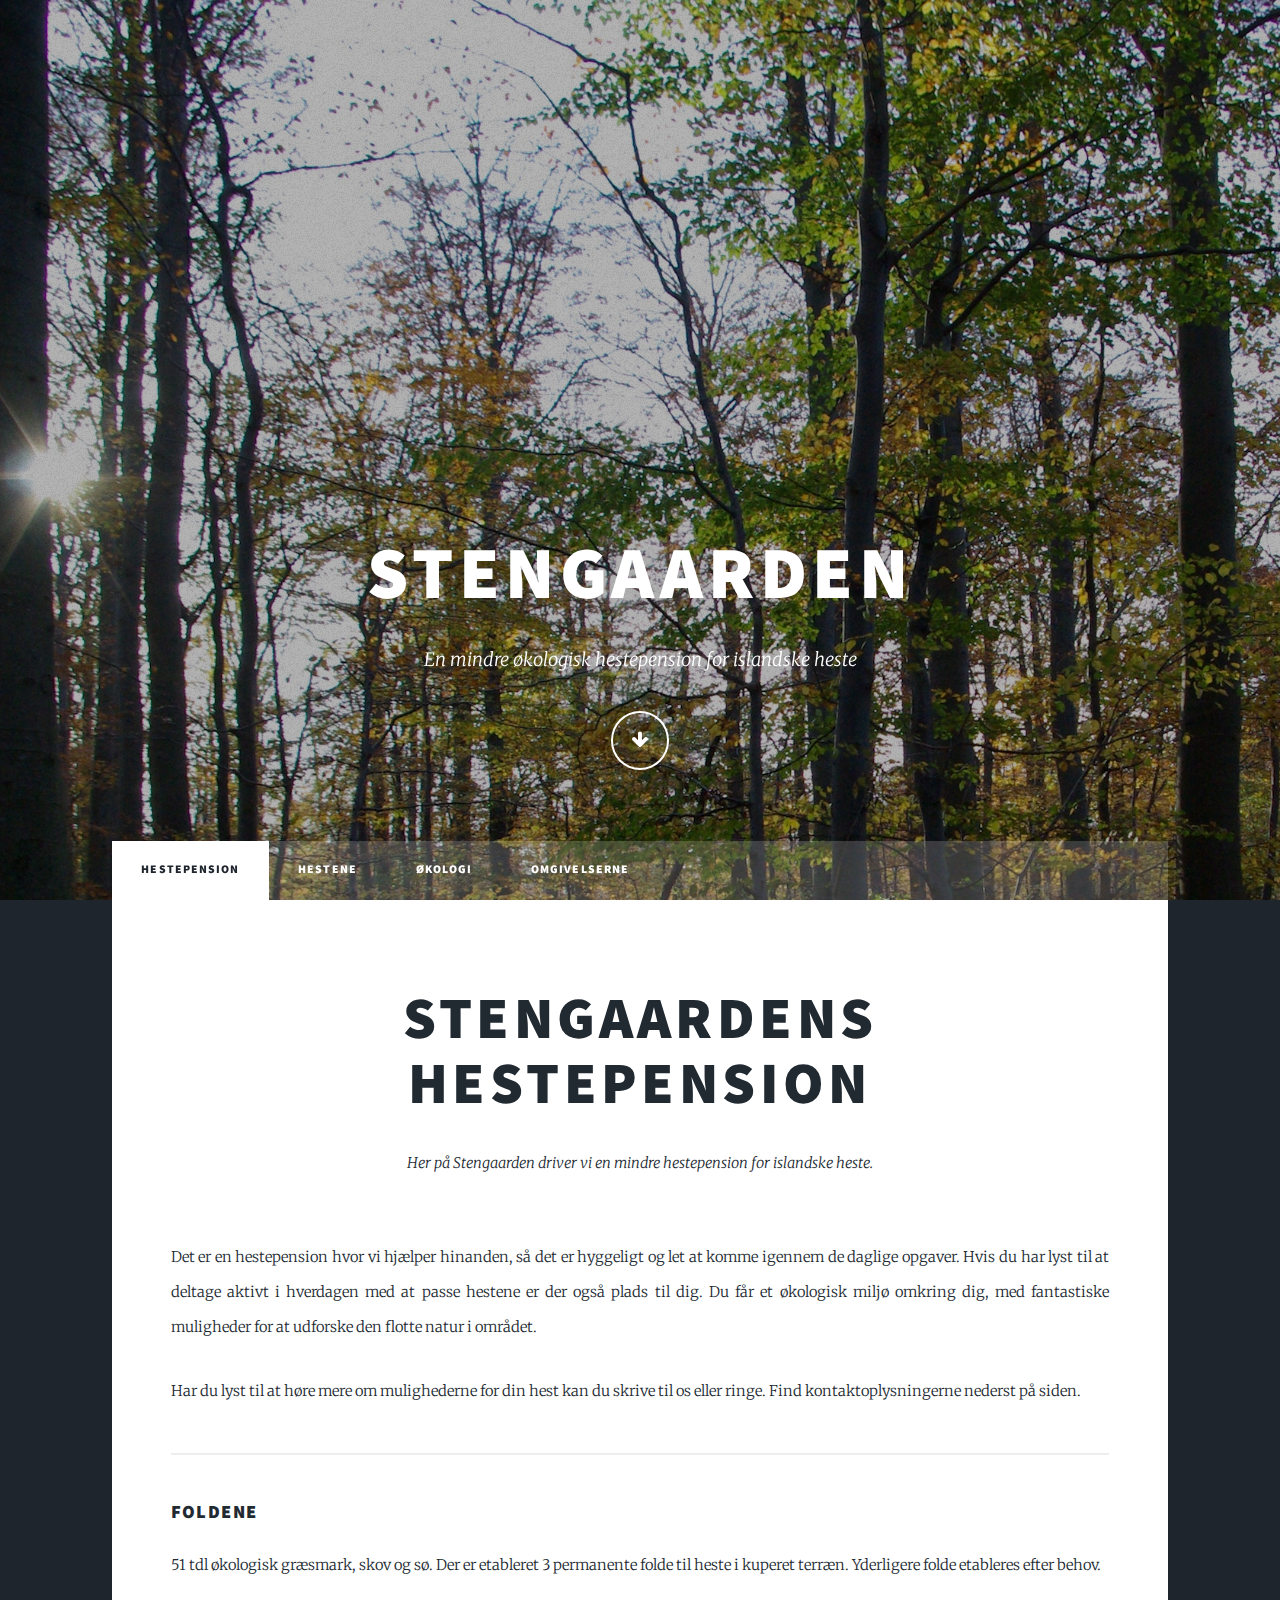
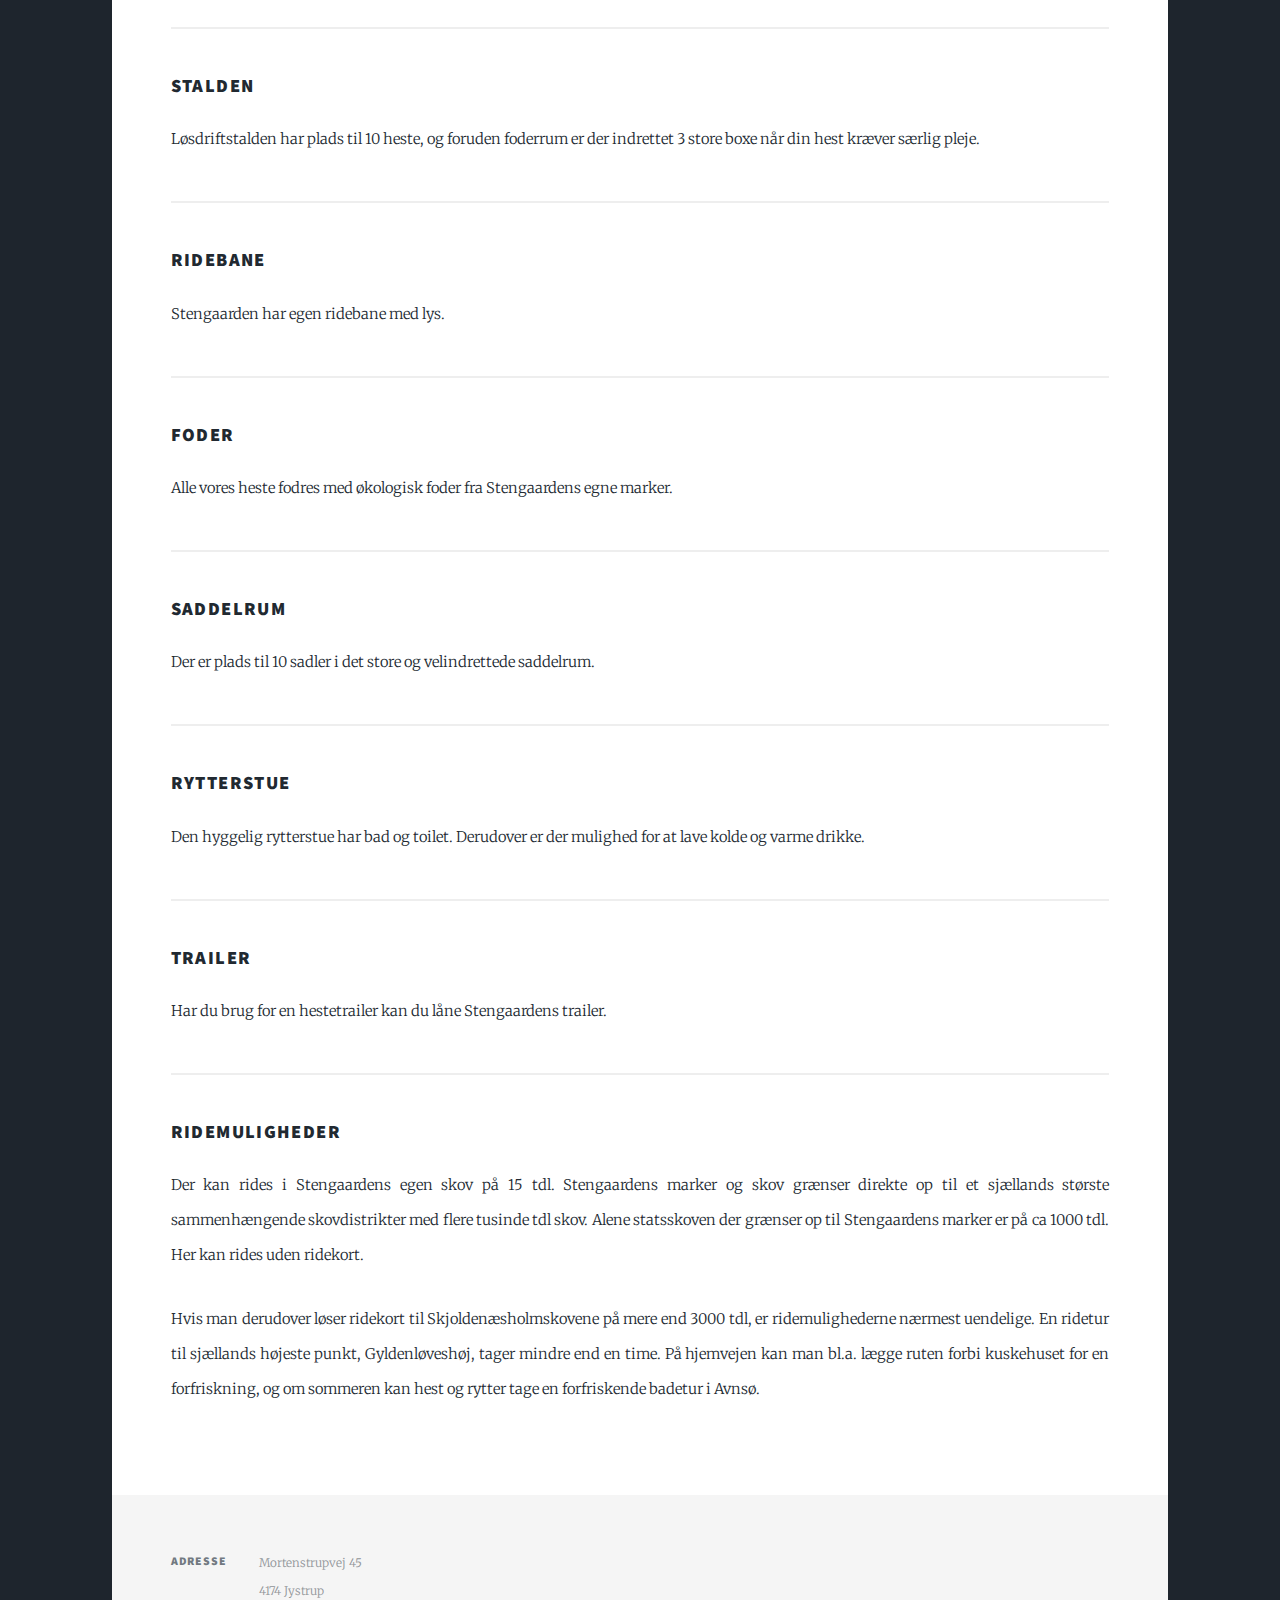
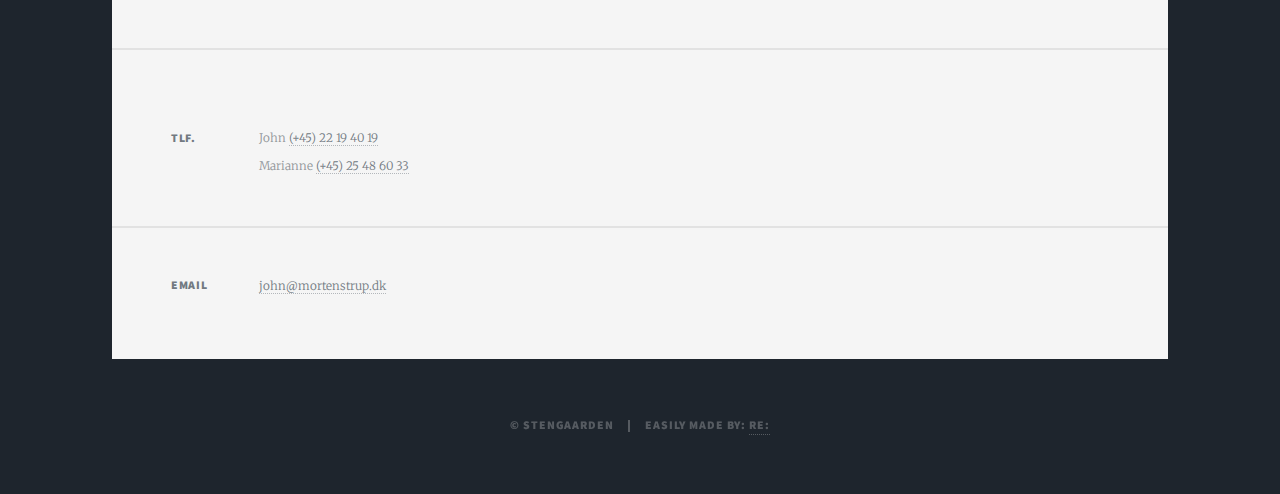
<file: index.html>
<!DOCTYPE HTML>
<!--
	Massively by HTML5 UP
	html5up.net | @ajlkn
	Free for personal and commercial use under the CCA 3.0 license (html5up.net/license)
-->
<html>
	<head>
		<title>Stengaarden i Mortenstrup - hestepension</title>
		<meta charset="utf-8" />
		<meta name="viewport" content="width=device-width, initial-scale=1, user-scalable=no" />
		<link rel="stylesheet" href="assets/css/main.css" />
		<noscript><link rel="stylesheet" href="assets/css/noscript.css" /></noscript>
	</head>
	<body class="is-loading">

		<!-- Wrapper -->
			<div id="wrapper" class="fade-in">

				<!-- Intro -->
					<div id="intro">
						<h1>Stengaarden</h1>
						<p>En mindre økologisk hestepension for islandske heste</p>
						<ul class="actions">
							<li><a href="#header" class="button icon solo fa-arrow-down scrolly">Continue</a></li>
						</ul>
					</div>

				<!-- Header -->
					<header id="header">
						<a href="index.html" class="logo">Stengaarden</a>
					</header>

				<!-- Nav -->
					<nav id="nav">
						<ul class="links">
							<li class="active"><a href="index.html">Hestepension</a></li>
							<li><a href="heste.html">Hestene</a></li>
							<li><a href="okologi.html">Økologi</a></li>
							<li><a href="omgivelserne.html">Omgivelserne</a></li>
						</ul>
						<!-- <ul class="icons">
							<li><a href="#" class="icon fa-twitter"><span class="label">Twitter</span></a></li>
							<li><a href="#" class="icon fa-facebook"><span class="label">Facebook</span></a></li>
							<li><a href="#" class="icon fa-instagram"><span class="label">Instagram</span></a></li>
							<li><a href="#" class="icon fa-github"><span class="label">GitHub</span></a></li>
						</ul> -->
					</nav>

				<!-- Main -->
					<div id="main">

						<!-- Featured Post -->
							<article class="post">
								<header class="major">
									<!-- <span class="date">April 25, 2017</span> -->
									<h2><a>Stengaardens<br> hestepension</a></h2>
									<p>Her på Stengaarden driver vi en mindre hestepension for islandske heste. 
									</p>
								</header>
								<p>
									Det er en hestepension hvor vi hjælper hinanden, så det er hyggeligt og let at komme igennem de daglige opgaver. Hvis du har lyst til at deltage aktivt i hverdagen med at passe hestene er der også plads til dig. Du får et økologisk miljø omkring dig, med fantastiske muligheder for at udforske den flotte natur i området.
								</p>
								<p>
									Har du lyst til at høre mere om mulighederne for din hest kan du skrive til os eller ringe. Find kontaktoplysningerne nederst på siden.
								</p>
								<hr>
								<h3>Foldene</h3>
								<p>
									51 tdl økologisk græsmark, skov og sø. Der er etableret 3 permanente folde til heste i kuperet terræn. Yderligere folde etableres efter behov.
								</p>
								<hr>
								<h3>Stalden</h3>
								<p>
									Løsdriftstalden har plads til 10 heste, og foruden foderrum er der indrettet 3 store boxe når din hest kræver særlig pleje.
								</p>
								<hr>
								<h3>Ridebane</h3>
								<p>
									Stengaarden har egen ridebane med lys.
								</p>
								<hr>
								<h3>Foder</h3>
								<p>
									Alle vores heste fodres med økologisk foder fra Stengaardens egne marker.
								</p>
								<hr>
								<h3>Saddelrum</h3>
								<p>
									Der er plads til 10 sadler i det store og velindrettede saddelrum.
								</p>
								<hr>
								<h3>Rytterstue</h3>
								<p>
									Den hyggelig rytterstue har bad og toilet. Derudover er der mulighed for at lave kolde og varme drikke.
								</p>
								<hr>
								<h3>Trailer</h3>
								<p>
									Har du brug for en hestetrailer kan du låne Stengaardens trailer.
								</p>
								<hr>
								<h3>Ridemuligheder</h3>
								<p>
									Der kan rides i Stengaardens egen skov på 15 tdl. Stengaardens marker og skov grænser direkte op til et sjællands største sammenhængende skovdistrikter med flere tusinde tdl skov. Alene statsskoven der grænser op til Stengaardens marker er på ca 1000 tdl. Her kan rides uden ridekort. 
								</p>
								<p>
									Hvis man derudover løser ridekort til Skjoldenæsholmskovene på mere end 3000 tdl, er ridemulighederne nærmest uendelige. En ridetur til sjællands højeste punkt, Gyldenløveshøj, tager mindre end en time. På hjemvejen kan man bl.a. lægge ruten forbi kuskehuset for en forfriskning, og om sommeren kan hest og rytter tage en forfriskende badetur i Avnsø.
								</p>
							</article>

						

						<!-- Footer -->
							<!-- <footer>
								<div class="pagination">
									<a href="#" class="previous">Prev</a>
									<a href="#" class="page active">1</a>
									<a href="#" class="page">2</a>
									<a href="#" class="page">3</a>
									<span class="extra">&hellip;</span>
									<a href="#" class="page">8</a>
									<a href="#" class="page">9</a>
									<a href="#" class="page">10</a>
									<a href="#" class="next">Next</a>
								</div>
							</footer> -->

					</div>

					<!-- Footer -->
					<footer id="footer">
						<!-- <section>
							<form method="post" action="#">
								<div class="field">
									<label for="name">Name</label>
									<input type="text" name="name" id="name" />
								</div>
								<div class="field">
									<label for="email">Email</label>
									<input type="text" name="email" id="email" />
								</div>
								<div class="field">
									<label for="message">Message</label>
									<textarea name="message" id="message" rows="3"></textarea>
								</div>
								<ul class="actions">
									<li><input type="submit" value="Send Message" /></li>
								</ul>
							</form>
						</section> -->
						<section class="split contact">
							<section class="alt">
								<h3>Adresse</h3>
								<p>
									Mortenstrupvej 45<br>
									4174 Jystrup
								</p>
							</section>
							<section>
								<h3>Tlf.</h3>
								<p><br>
									John <a href="tel:+4522194019">(+45) 22 19 40 19</a>
									<br>
									Marianne <a href="tel:+4525486033">(+45) 25 48 60 33</a>
								</p> 
							</section>
							<section>
								<h3>Email</h3>
								<p><a href="#">john@mortenstrup.dk</a></p>
							</section>
							<!-- <section>
								<h3>Social</h3>
								<ul class="icons alt">
									<li><a href="#" class="icon alt fa-twitter"><span class="label">Twitter</span></a></li>
									<li><a href="#" class="icon alt fa-facebook"><span class="label">Facebook</span></a></li>
									<li><a href="#" class="icon alt fa-instagram"><span class="label">Instagram</span></a></li>
									<li><a href="#" class="icon alt fa-github"><span class="label">GitHub</span></a></li>
								</ul>
							</section>-->
						</section>
					</footer>

				<!-- Copyright -->
					<div id="copyright">
						<ul><li>&copy; Stengaarden</li><li>Easily made by: <a href="https://www.re-cph.com">Re:</a></li></ul>
					</div>
			</div>

		<!-- Scripts -->
			<script src="assets/js/jquery.min.js"></script>
			<script src="assets/js/jquery.scrollex.min.js"></script>
			<script src="assets/js/jquery.scrolly.min.js"></script>
			<script src="assets/js/skel.min.js"></script>
			<script src="assets/js/util.js"></script>
			<script src="assets/js/main.js"></script>

			<script type="text/javascript">
				var gaJsHost = (("https:" == document.location.protocol) ? "https://ssl." : "http://www.");
				document.write(unescape("%3Cscript src='" + gaJsHost + "google-analytics.com/ga.js' type='text/javascript'%3E%3C/script%3E"));
				</script>
				<script type="text/javascript">
				try {
				var pageTracker = _gat._getTracker("UA-820302-4");
				pageTracker._trackPageview();
				} catch(err) {}
			</script>
	</body>
</html>
</file>
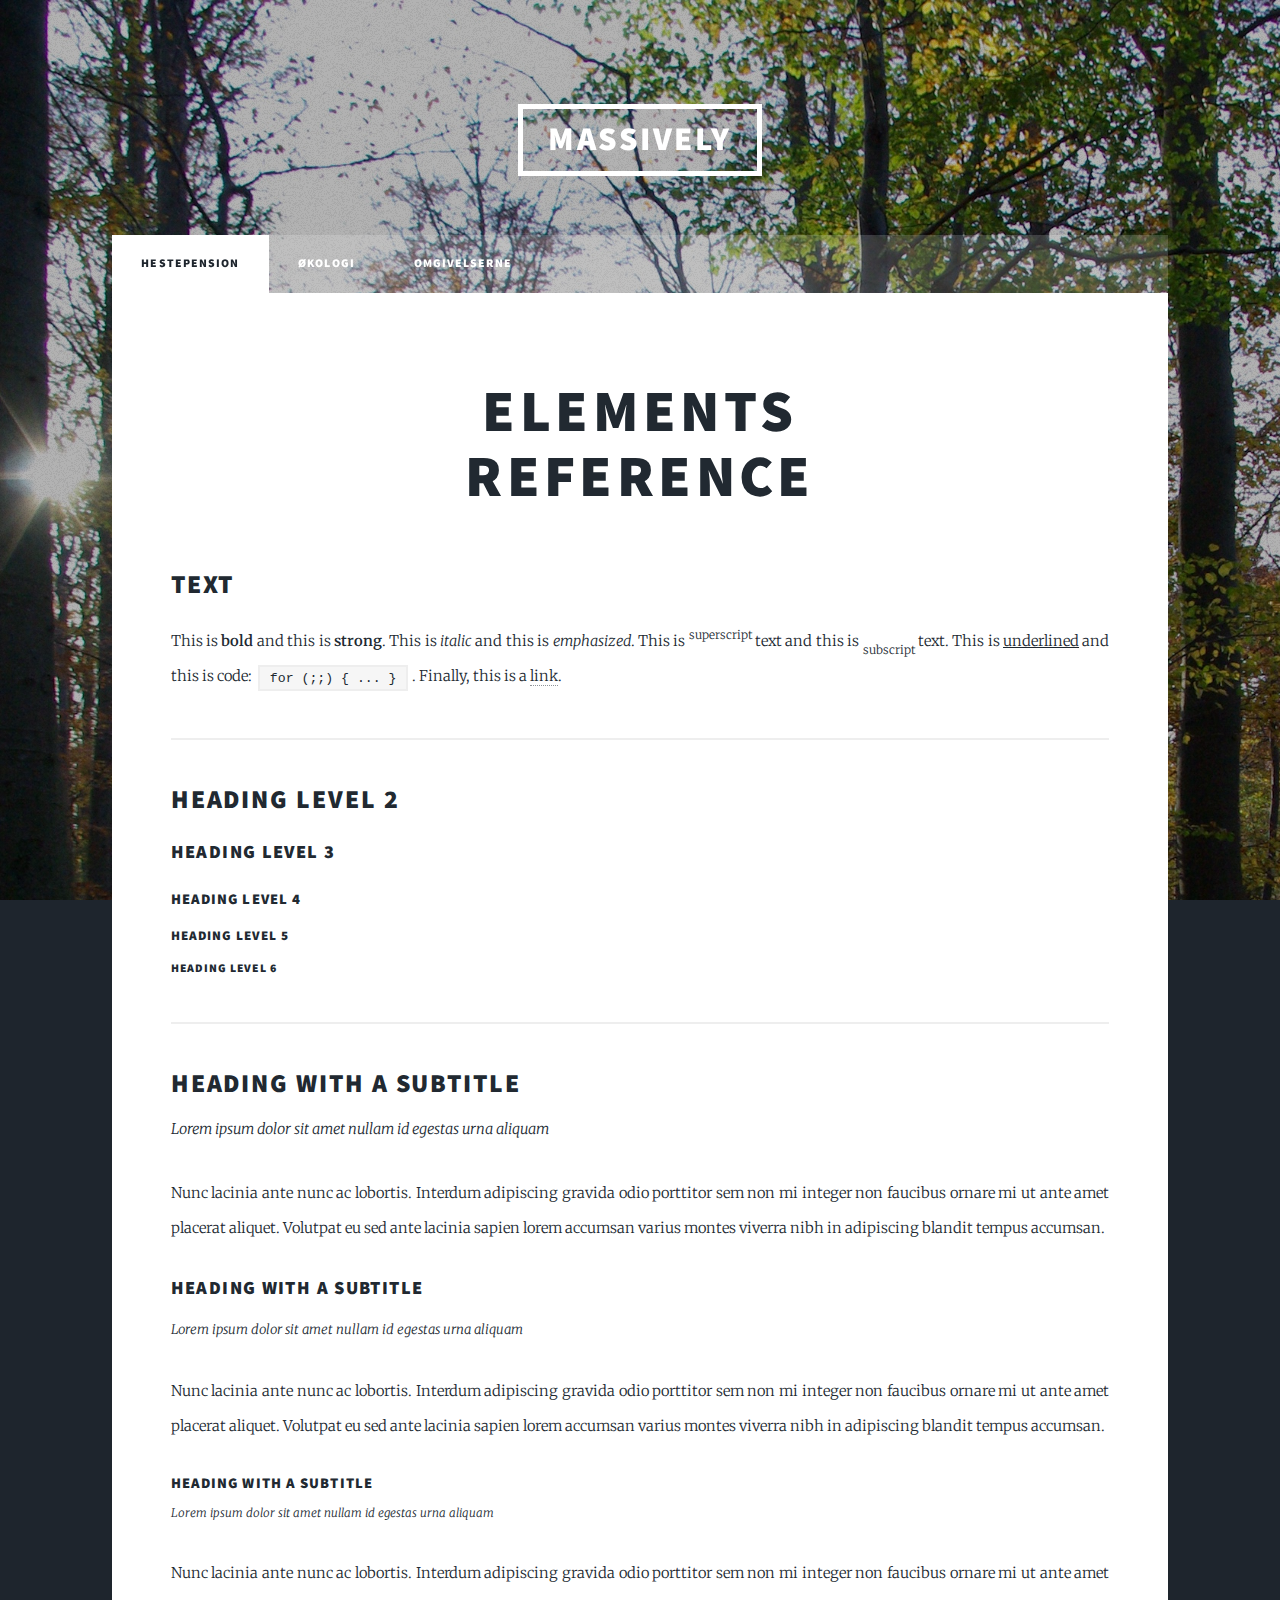
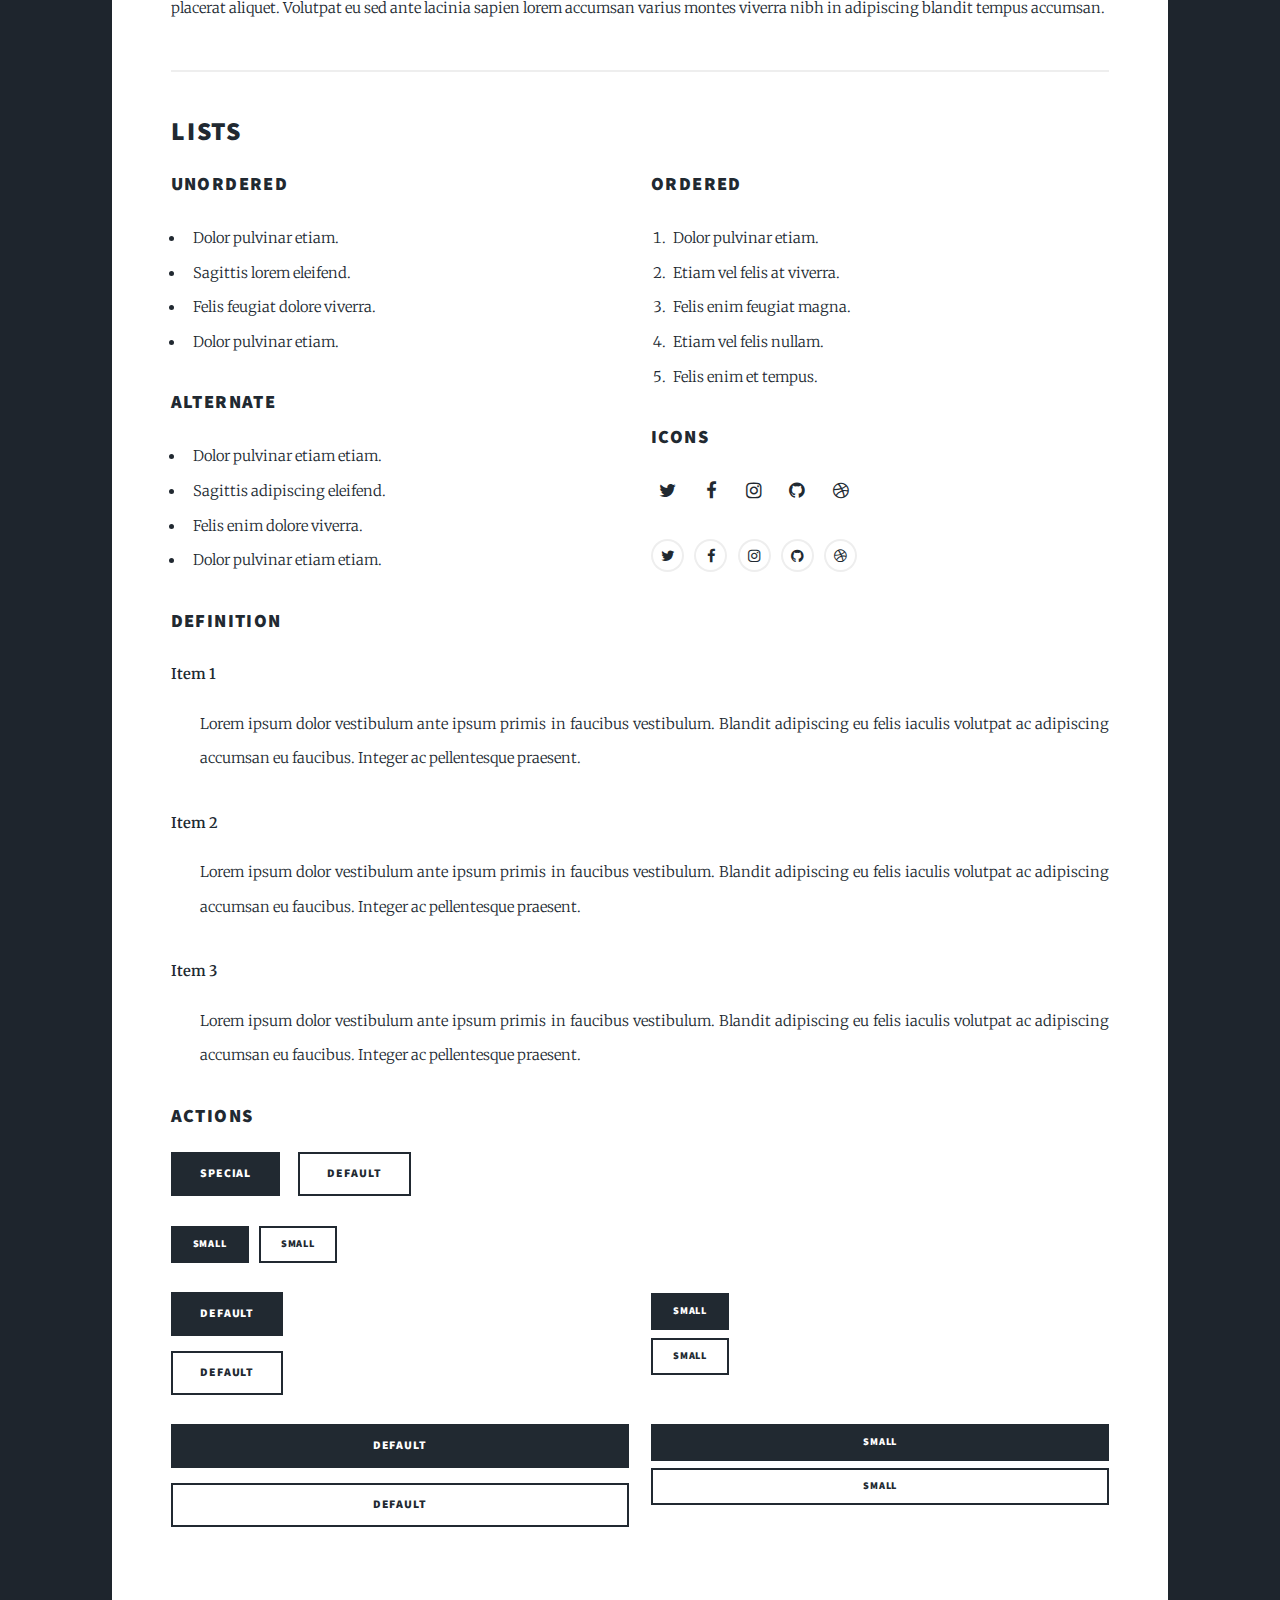
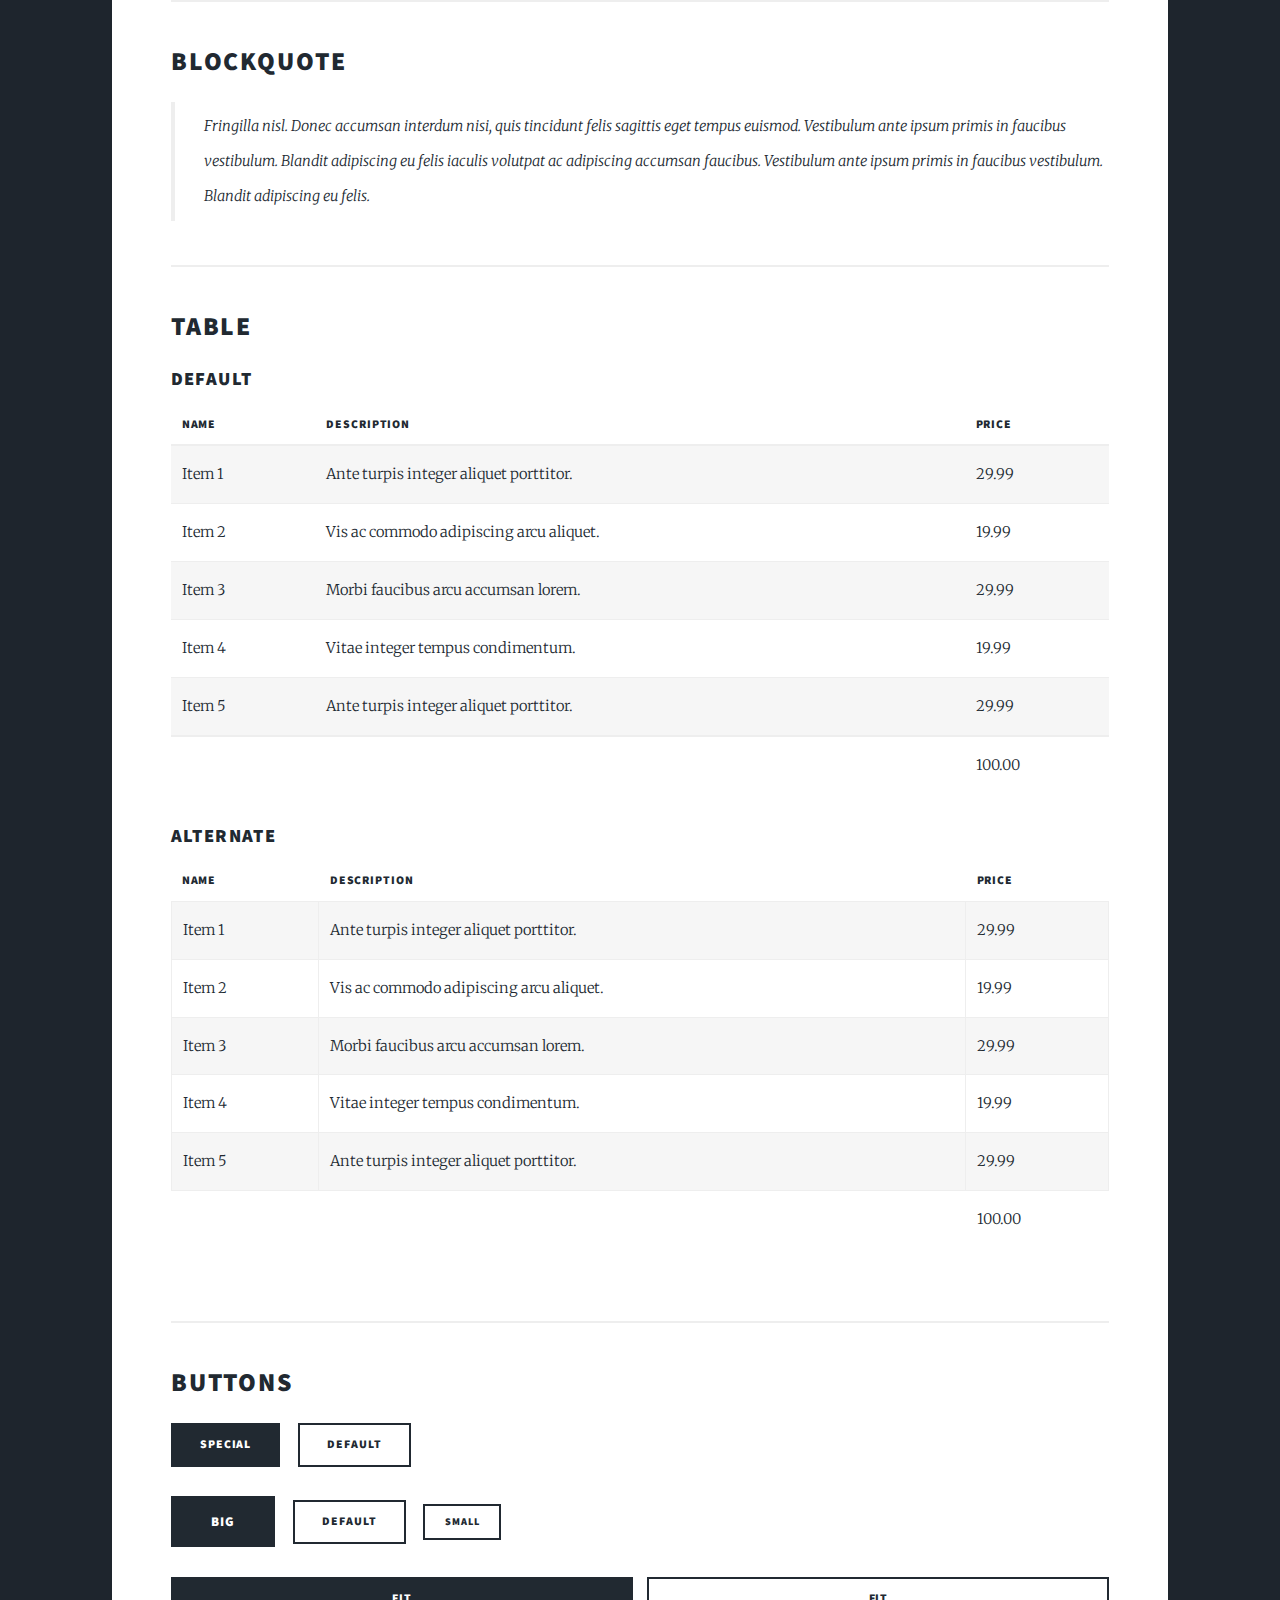
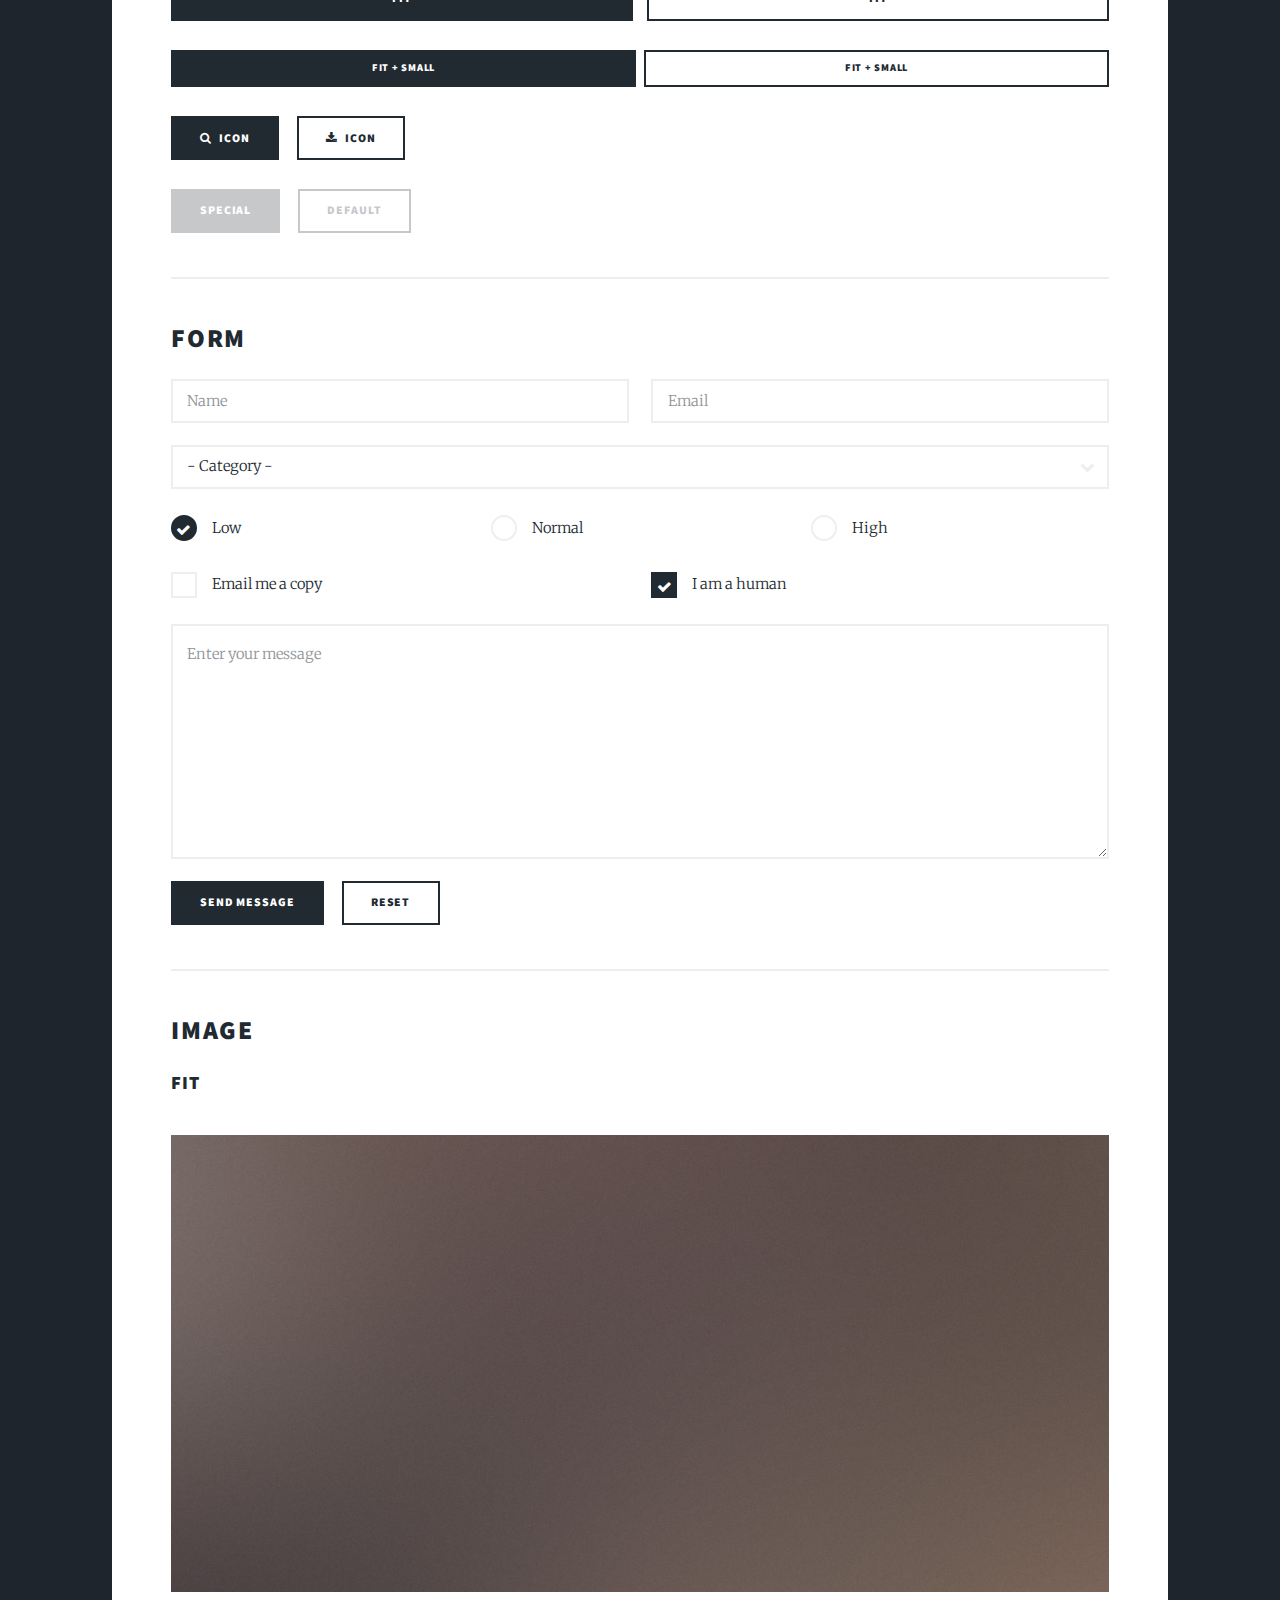
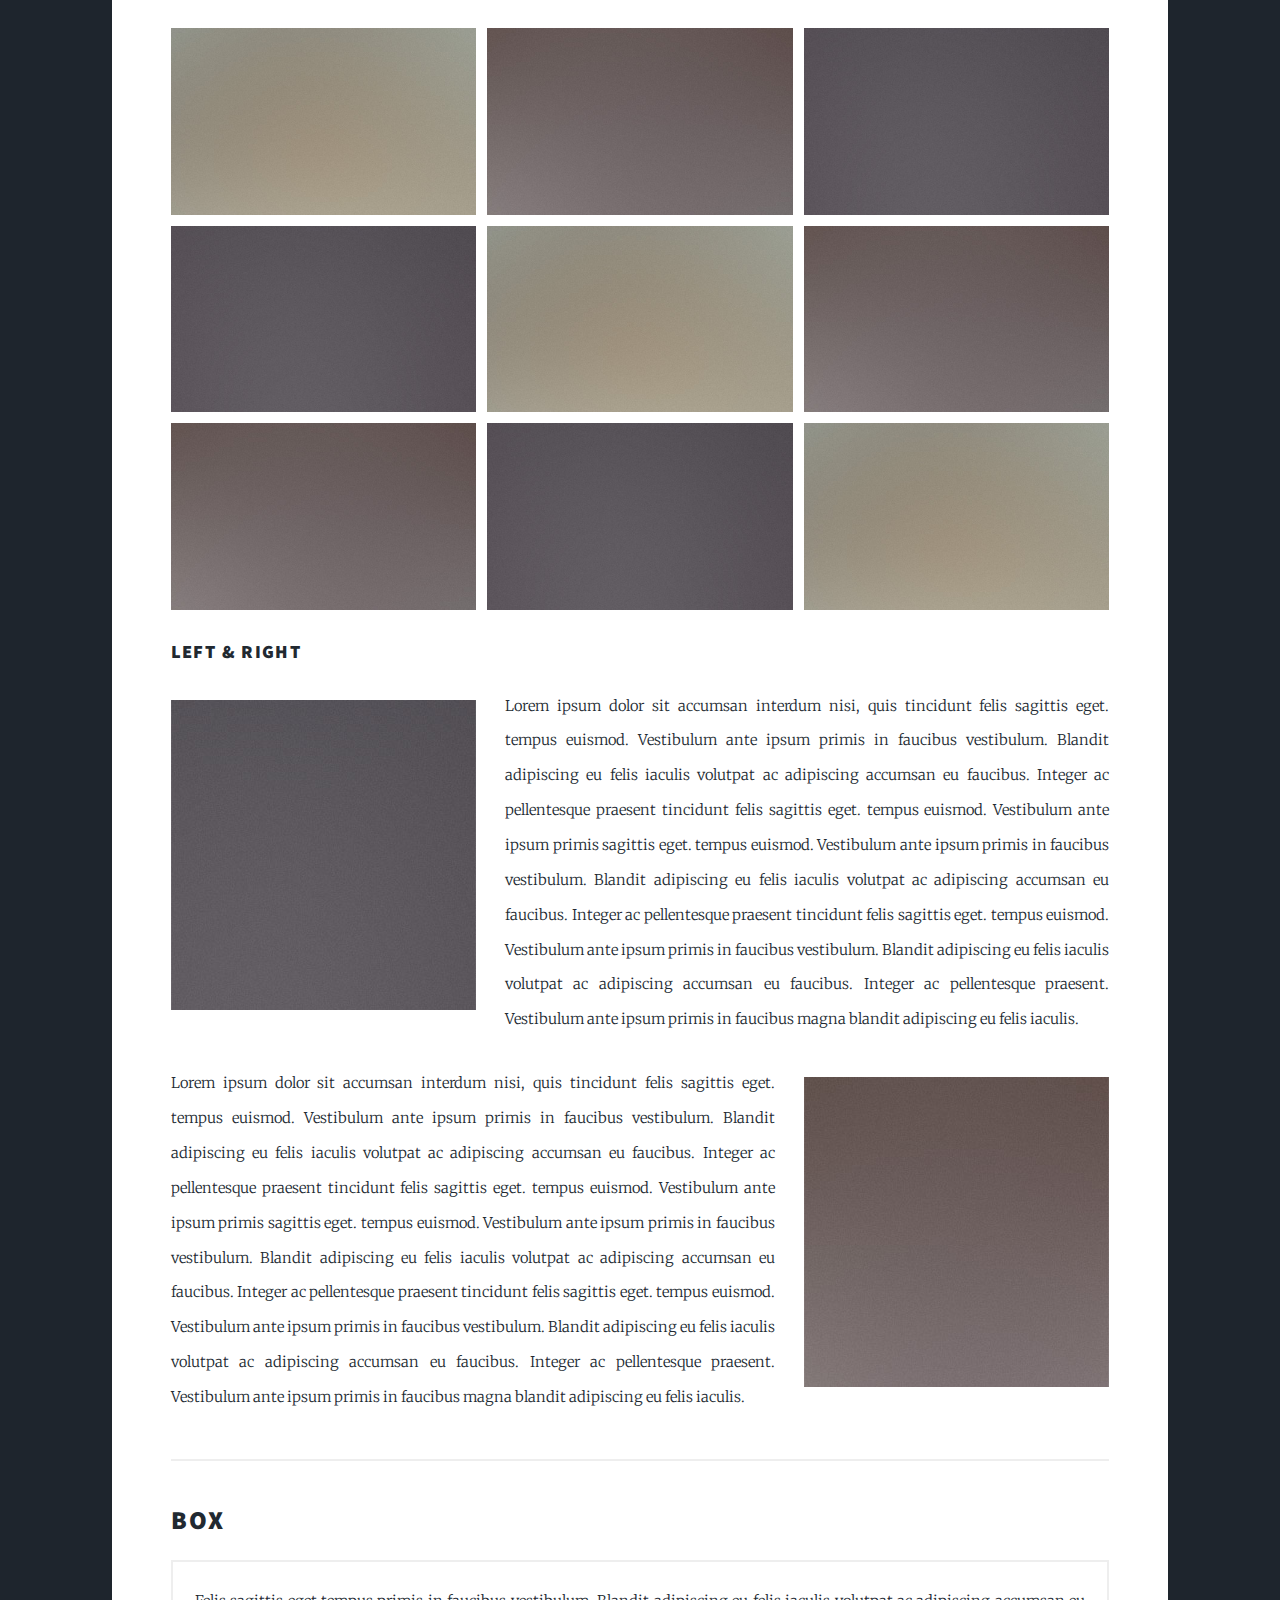
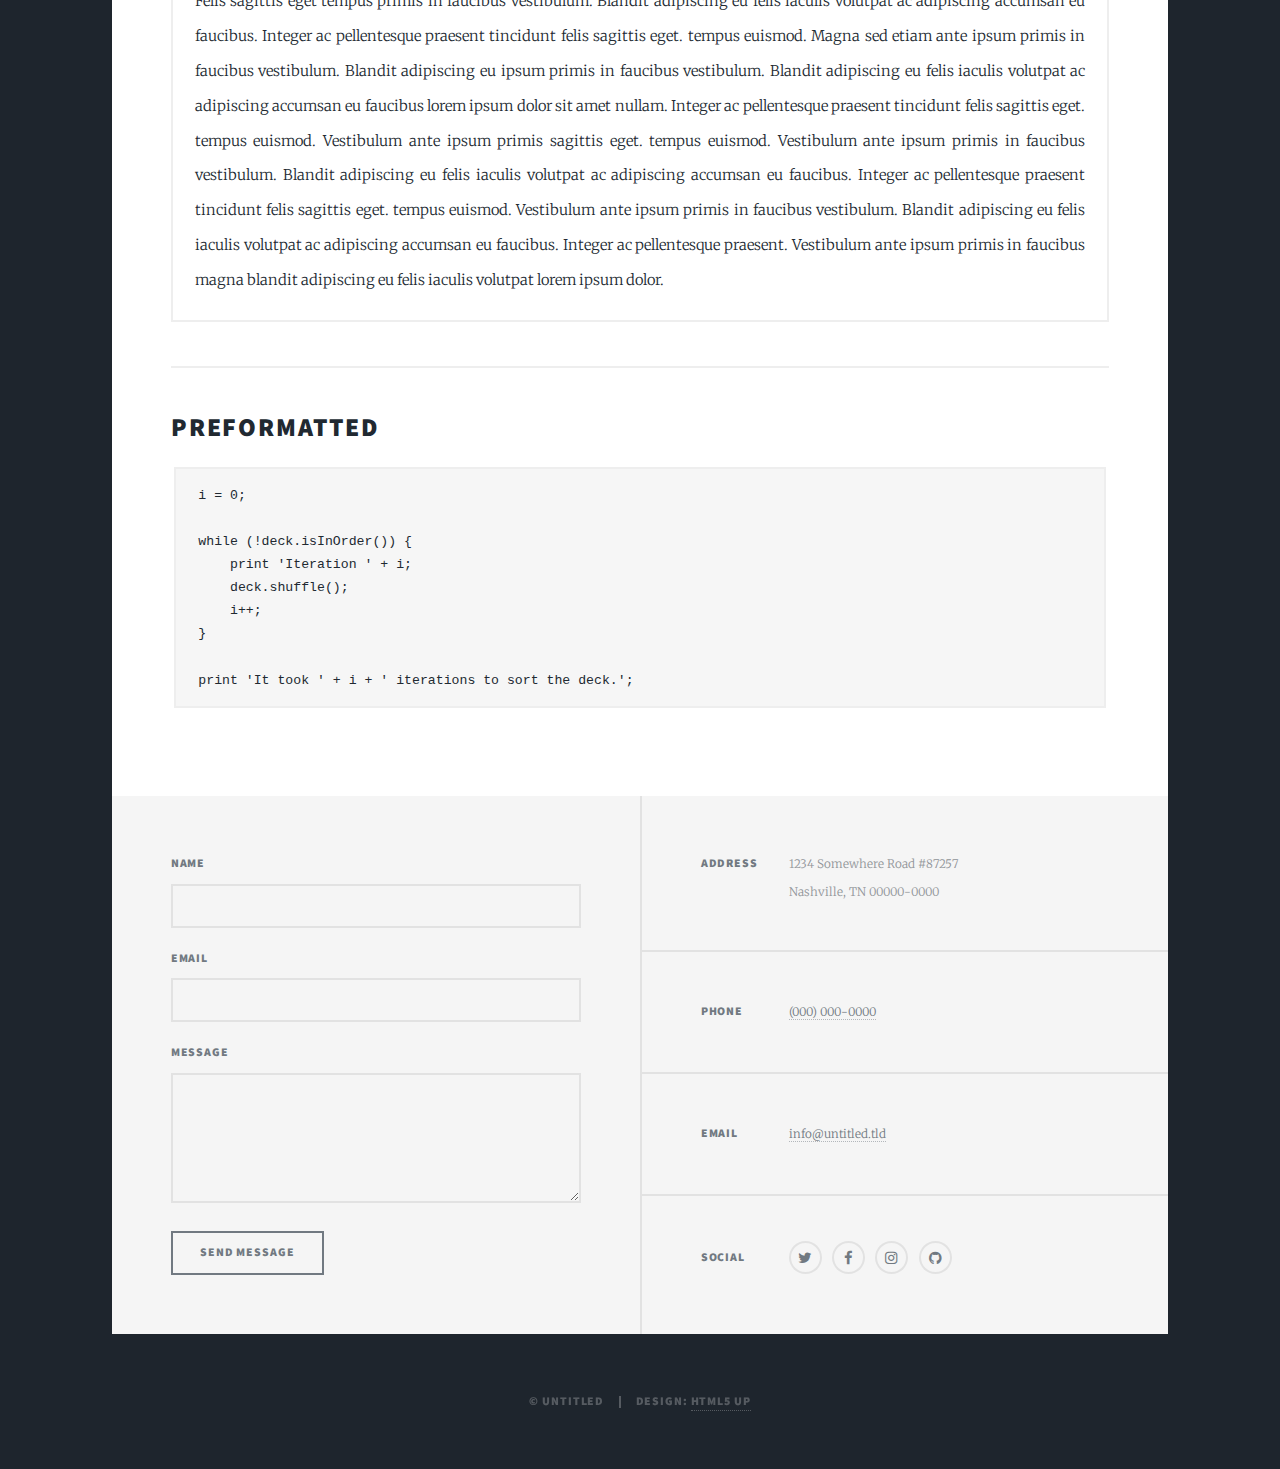
<file: elements.html>
<!DOCTYPE HTML>
<!--
	Massively by HTML5 UP
	html5up.net | @ajlkn
	Free for personal and commercial use under the CCA 3.0 license (html5up.net/license)
-->
<html>
	<head>
		<title>Stengaarden i Mortenstrup - omgivelsene</title>
		<meta charset="utf-8" />
		<meta name="viewport" content="width=device-width, initial-scale=1, user-scalable=no" />
		<link rel="stylesheet" href="assets/css/main.css" />
		<noscript><link rel="stylesheet" href="assets/css/noscript.css" /></noscript>
	</head>
	<body class="is-loading">

		<!-- Wrapper -->
			<div id="wrapper">

				<!-- Header -->
					<header id="header">
						<a href="index.html" class="logo">Massively</a>
					</header>

				
				<!-- Nav -->
					<nav id="nav">
						<ul class="links">
							<li class="active"><a href="index.html">Hestepension</a></li>
							<li><a href="okologi.html">Økologi</a></li>
							<li><a href="omgivelserne.html">Omgivelserne</a></li>
						</ul>
					</nav>

				<!-- Main -->
					<div id="main">

						<!-- Post -->
							<section class="post">
								<header class="major">
									<h1>Elements<br />
									Reference</h1>
								</header>

								<!-- Text stuff -->
									<h2>Text</h2>
									<p>This is <b>bold</b> and this is <strong>strong</strong>. This is <i>italic</i> and this is <em>emphasized</em>.
									This is <sup>superscript</sup> text and this is <sub>subscript</sub> text.
									This is <u>underlined</u> and this is code: <code>for (;;) { ... }</code>.
									Finally, this is a <a href="#">link</a>.</p>
									<hr />
									<h2>Heading Level 2</h2>
									<h3>Heading Level 3</h3>
									<h4>Heading Level 4</h4>
									<h5>Heading Level 5</h5>
									<h6>Heading Level 6</h6>
									<hr />
									<header>
										<h2>Heading with a Subtitle</h2>
										<p>Lorem ipsum dolor sit amet nullam id egestas urna aliquam</p>
									</header>
									<p>Nunc lacinia ante nunc ac lobortis. Interdum adipiscing gravida odio porttitor sem non mi integer non faucibus ornare mi ut ante amet placerat aliquet. Volutpat eu sed ante lacinia sapien lorem accumsan varius montes viverra nibh in adipiscing blandit tempus accumsan.</p>
									<header>
										<h3>Heading with a Subtitle</h3>
										<p>Lorem ipsum dolor sit amet nullam id egestas urna aliquam</p>
									</header>
									<p>Nunc lacinia ante nunc ac lobortis. Interdum adipiscing gravida odio porttitor sem non mi integer non faucibus ornare mi ut ante amet placerat aliquet. Volutpat eu sed ante lacinia sapien lorem accumsan varius montes viverra nibh in adipiscing blandit tempus accumsan.</p>
									<header>
										<h4>Heading with a Subtitle</h4>
										<p>Lorem ipsum dolor sit amet nullam id egestas urna aliquam</p>
									</header>
									<p>Nunc lacinia ante nunc ac lobortis. Interdum adipiscing gravida odio porttitor sem non mi integer non faucibus ornare mi ut ante amet placerat aliquet. Volutpat eu sed ante lacinia sapien lorem accumsan varius montes viverra nibh in adipiscing blandit tempus accumsan.</p>

									<hr />

								<!-- Lists -->
									<h2>Lists</h2>
									<div class="row">
										<div class="6u 12u$(small)">

											<h3>Unordered</h3>
											<ul>
												<li>Dolor pulvinar etiam.</li>
												<li>Sagittis lorem eleifend.</li>
												<li>Felis feugiat dolore viverra.</li>
												<li>Dolor pulvinar etiam.</li>
											</ul>

											<h3>Alternate</h3>
											<ul class="alt">
												<li>Dolor pulvinar etiam etiam.</li>
												<li>Sagittis adipiscing eleifend.</li>
												<li>Felis enim dolore viverra.</li>
												<li>Dolor pulvinar etiam etiam.</li>
											</ul>

										</div>
										<div class="6u$ 12u$(small)">

											<h3>Ordered</h3>
											<ol>
												<li>Dolor pulvinar etiam.</li>
												<li>Etiam vel felis at viverra.</li>
												<li>Felis enim feugiat magna.</li>
												<li>Etiam vel felis nullam.</li>
												<li>Felis enim et tempus.</li>
											</ol>

											<h3>Icons</h3>
											<ul class="icons">
												<li><a href="#" class="icon fa-twitter"><span class="label">Twitter</span></a></li>
												<li><a href="#" class="icon fa-facebook"><span class="label">Facebook</span></a></li>
												<li><a href="#" class="icon fa-instagram"><span class="label">Instagram</span></a></li>
												<li><a href="#" class="icon fa-github"><span class="label">Github</span></a></li>
												<li><a href="#" class="icon fa-dribbble"><span class="label">Dribbble</span></a></li>
											</ul>
											<ul class="icons alt">
												<li><a href="#" class="icon alt fa-twitter"><span class="label">Twitter</span></a></li>
												<li><a href="#" class="icon alt fa-facebook"><span class="label">Facebook</span></a></li>
												<li><a href="#" class="icon alt fa-instagram"><span class="label">Instagram</span></a></li>
												<li><a href="#" class="icon alt fa-github"><span class="label">Github</span></a></li>
												<li><a href="#" class="icon alt fa-dribbble"><span class="label">Dribbble</span></a></li>
											</ul>

										</div>
									</div>
									<h3>Definition</h3>
									<dl>
										<dt>Item 1</dt>
										<dd>
											<p>Lorem ipsum dolor vestibulum ante ipsum primis in faucibus vestibulum. Blandit adipiscing eu felis iaculis volutpat ac adipiscing accumsan eu faucibus. Integer ac pellentesque praesent.</p>
										</dd>
										<dt>Item 2</dt>
										<dd>
											<p>Lorem ipsum dolor vestibulum ante ipsum primis in faucibus vestibulum. Blandit adipiscing eu felis iaculis volutpat ac adipiscing accumsan eu faucibus. Integer ac pellentesque praesent.</p>
										</dd>
										<dt>Item 3</dt>
										<dd>
											<p>Lorem ipsum dolor vestibulum ante ipsum primis in faucibus vestibulum. Blandit adipiscing eu felis iaculis volutpat ac adipiscing accumsan eu faucibus. Integer ac pellentesque praesent.</p>
										</dd>
									</dl>

									<h3>Actions</h3>
									<ul class="actions">
										<li><a href="#" class="button special">Special</a></li>
										<li><a href="#" class="button">Default</a></li>
									</ul>
									<ul class="actions small">
										<li><a href="#" class="button special small">Small</a></li>
										<li><a href="#" class="button small">Small</a></li>
									</ul>
									<div class="row">
										<div class="6u 12u$(small)">
											<ul class="actions vertical">
												<li><a href="#" class="button special">Default</a></li>
												<li><a href="#" class="button">Default</a></li>
											</ul>
										</div>
										<div class="6u 12u$(small)">
											<ul class="actions vertical small">
												<li><a href="#" class="button special small">Small</a></li>
												<li><a href="#" class="button small">Small</a></li>
											</ul>
										</div>
									</div>
									<div class="row">
										<div class="6u 12u$(small)">
											<ul class="actions vertical">
												<li><a href="#" class="button special fit">Default</a></li>
												<li><a href="#" class="button fit">Default</a></li>
											</ul>
										</div>
										<div class="6u$ 12u$(small)">
											<ul class="actions vertical small">
												<li><a href="#" class="button special small fit">Small</a></li>
												<li><a href="#" class="button small fit">Small</a></li>
											</ul>
										</div>
									</div>

									<hr />

								<!-- Blockquote -->
									<h2>Blockquote</h2>
									<blockquote>Fringilla nisl. Donec accumsan interdum nisi, quis tincidunt felis sagittis eget tempus euismod. Vestibulum ante ipsum primis in faucibus vestibulum. Blandit adipiscing eu felis iaculis volutpat ac adipiscing accumsan faucibus. Vestibulum ante ipsum primis in faucibus vestibulum. Blandit adipiscing eu felis.</blockquote>

									<hr />

								<!-- Table -->
									<h2>Table</h2>

									<h3>Default</h3>
									<div class="table-wrapper">
										<table>
											<thead>
												<tr>
													<th>Name</th>
													<th>Description</th>
													<th>Price</th>
												</tr>
											</thead>
											<tbody>
												<tr>
													<td>Item 1</td>
													<td>Ante turpis integer aliquet porttitor.</td>
													<td>29.99</td>
												</tr>
												<tr>
													<td>Item 2</td>
													<td>Vis ac commodo adipiscing arcu aliquet.</td>
													<td>19.99</td>
												</tr>
												<tr>
													<td>Item 3</td>
													<td> Morbi faucibus arcu accumsan lorem.</td>
													<td>29.99</td>
												</tr>
												<tr>
													<td>Item 4</td>
													<td>Vitae integer tempus condimentum.</td>
													<td>19.99</td>
												</tr>
												<tr>
													<td>Item 5</td>
													<td>Ante turpis integer aliquet porttitor.</td>
													<td>29.99</td>
												</tr>
											</tbody>
											<tfoot>
												<tr>
													<td colspan="2"></td>
													<td>100.00</td>
												</tr>
											</tfoot>
										</table>
									</div>

									<h3>Alternate</h3>
									<div class="table-wrapper">
										<table class="alt">
											<thead>
												<tr>
													<th>Name</th>
													<th>Description</th>
													<th>Price</th>
												</tr>
											</thead>
											<tbody>
												<tr>
													<td>Item 1</td>
													<td>Ante turpis integer aliquet porttitor.</td>
													<td>29.99</td>
												</tr>
												<tr>
													<td>Item 2</td>
													<td>Vis ac commodo adipiscing arcu aliquet.</td>
													<td>19.99</td>
												</tr>
												<tr>
													<td>Item 3</td>
													<td> Morbi faucibus arcu accumsan lorem.</td>
													<td>29.99</td>
												</tr>
												<tr>
													<td>Item 4</td>
													<td>Vitae integer tempus condimentum.</td>
													<td>19.99</td>
												</tr>
												<tr>
													<td>Item 5</td>
													<td>Ante turpis integer aliquet porttitor.</td>
													<td>29.99</td>
												</tr>
											</tbody>
											<tfoot>
												<tr>
													<td colspan="2"></td>
													<td>100.00</td>
												</tr>
											</tfoot>
										</table>
									</div>

									<hr />

								<!-- Buttons -->
									<h2>Buttons</h2>
									<ul class="actions">
										<li><a href="#" class="button special">Special</a></li>
										<li><a href="#" class="button">Default</a></li>
									</ul>
									<ul class="actions">
										<li><a href="#" class="button special big">Big</a></li>
										<li><a href="#" class="button">Default</a></li>
										<li><a href="#" class="button small">Small</a></li>
									</ul>
									<ul class="actions fit">
										<li><a href="#" class="button special fit">Fit</a></li>
										<li><a href="#" class="button fit">Fit</a></li>
									</ul>
									<ul class="actions fit small">
										<li><a href="#" class="button special fit small">Fit + Small</a></li>
										<li><a href="#" class="button fit small">Fit + Small</a></li>
									</ul>
									<ul class="actions">
										<li><a href="#" class="button special icon fa-search">Icon</a></li>
										<li><a href="#" class="button icon fa-download">Icon</a></li>
									</ul>
									<ul class="actions">
										<li><span class="button special disabled">Special</span></li>
										<li><span class="button disabled">Default</span></li>
									</ul>

									<hr />

								<!-- Form -->
									<h2>Form</h2>

									<form method="post" action="#" class="alt">
										<div class="row uniform">
											<div class="6u 12u$(xsmall)">
												<input type="text" name="demo-name" id="demo-name" value="" placeholder="Name" />
											</div>
											<div class="6u$ 12u$(xsmall)">
												<input type="email" name="demo-email" id="demo-email" value="" placeholder="Email" />
											</div>
											<!-- Break -->
											<div class="12u$">
												<div class="select-wrapper">
													<select name="demo-category" id="demo-category">
														<option value="">- Category -</option>
														<option value="1">Manufacturing</option>
														<option value="1">Shipping</option>
														<option value="1">Administration</option>
														<option value="1">Human Resources</option>
													</select>
												</div>
											</div>
											<!-- Break -->
											<div class="4u 12u$(small)">
												<input type="radio" id="demo-priority-low" name="demo-priority" checked>
												<label for="demo-priority-low">Low</label>
											</div>
											<div class="4u 12u$(small)">
												<input type="radio" id="demo-priority-normal" name="demo-priority">
												<label for="demo-priority-normal">Normal</label>
											</div>
											<div class="4u$ 12u$(small)">
												<input type="radio" id="demo-priority-high" name="demo-priority">
												<label for="demo-priority-high">High</label>
											</div>
											<!-- Break -->
											<div class="6u 12u$(small)">
												<input type="checkbox" id="demo-copy" name="demo-copy">
												<label for="demo-copy">Email me a copy</label>
											</div>
											<div class="6u$ 12u$(small)">
												<input type="checkbox" id="demo-human" name="demo-human" checked>
												<label for="demo-human">I am a human</label>
											</div>
											<!-- Break -->
											<div class="12u$">
												<textarea name="demo-message" id="demo-message" placeholder="Enter your message" rows="6"></textarea>
											</div>
											<!-- Break -->
											<div class="12u$">
												<ul class="actions">
													<li><input type="submit" value="Send Message" class="special" /></li>
													<li><input type="reset" value="Reset" /></li>
												</ul>
											</div>
										</div>
									</form>

									<hr />

								<!-- Image -->
									<h2>Image</h2>

									<h3>Fit</h3>
									<span class="image fit"><img src="images/pic01.jpg" alt="" /></span>
									<div class="box alt">
										<div class="row 50% uniform">
											<div class="4u"><span class="image fit"><img src="images/pic02.jpg" alt="" /></span></div>
											<div class="4u"><span class="image fit"><img src="images/pic03.jpg" alt="" /></span></div>
											<div class="4u$"><span class="image fit"><img src="images/pic04.jpg" alt="" /></span></div>
											<!-- Break -->
											<div class="4u"><span class="image fit"><img src="images/pic04.jpg" alt="" /></span></div>
											<div class="4u"><span class="image fit"><img src="images/pic02.jpg" alt="" /></span></div>
											<div class="4u$"><span class="image fit"><img src="images/pic03.jpg" alt="" /></span></div>
											<!-- Break -->
											<div class="4u"><span class="image fit"><img src="images/pic03.jpg" alt="" /></span></div>
											<div class="4u"><span class="image fit"><img src="images/pic04.jpg" alt="" /></span></div>
											<div class="4u$"><span class="image fit"><img src="images/pic02.jpg" alt="" /></span></div>
										</div>
									</div>

									<h3>Left &amp; Right</h3>
									<p><span class="image left"><img src="images/pic08.jpg" alt="" /></span>Lorem ipsum dolor sit accumsan interdum nisi, quis tincidunt felis sagittis eget. tempus euismod. Vestibulum ante ipsum primis in faucibus vestibulum. Blandit adipiscing eu felis iaculis volutpat ac adipiscing accumsan eu faucibus. Integer ac pellentesque praesent tincidunt felis sagittis eget. tempus euismod. Vestibulum ante ipsum primis sagittis eget. tempus euismod. Vestibulum ante ipsum primis in faucibus vestibulum. Blandit adipiscing eu felis iaculis volutpat ac adipiscing accumsan eu faucibus. Integer ac pellentesque praesent tincidunt felis sagittis eget. tempus euismod. Vestibulum ante ipsum primis in faucibus vestibulum. Blandit adipiscing eu felis iaculis volutpat ac adipiscing accumsan eu faucibus. Integer ac pellentesque praesent. Vestibulum ante ipsum primis in faucibus magna blandit adipiscing eu felis iaculis.</p>
									<p><span class="image right"><img src="images/pic09.jpg" alt="" /></span>Lorem ipsum dolor sit accumsan interdum nisi, quis tincidunt felis sagittis eget. tempus euismod. Vestibulum ante ipsum primis in faucibus vestibulum. Blandit adipiscing eu felis iaculis volutpat ac adipiscing accumsan eu faucibus. Integer ac pellentesque praesent tincidunt felis sagittis eget. tempus euismod. Vestibulum ante ipsum primis sagittis eget. tempus euismod. Vestibulum ante ipsum primis in faucibus vestibulum. Blandit adipiscing eu felis iaculis volutpat ac adipiscing accumsan eu faucibus. Integer ac pellentesque praesent tincidunt felis sagittis eget. tempus euismod. Vestibulum ante ipsum primis in faucibus vestibulum. Blandit adipiscing eu felis iaculis volutpat ac adipiscing accumsan eu faucibus. Integer ac pellentesque praesent. Vestibulum ante ipsum primis in faucibus magna blandit adipiscing eu felis iaculis.</p>

									<hr />

								<!-- Box -->
									<h2>Box</h2>
									<div class="box">
										<p>Felis sagittis eget tempus primis in faucibus vestibulum. Blandit adipiscing eu felis iaculis volutpat ac adipiscing accumsan eu faucibus. Integer ac pellentesque praesent tincidunt felis sagittis eget. tempus euismod. Magna sed etiam ante ipsum primis in faucibus vestibulum. Blandit adipiscing eu ipsum primis in faucibus vestibulum. Blandit adipiscing eu felis iaculis volutpat ac adipiscing accumsan eu faucibus lorem ipsum dolor sit amet nullam. Integer ac pellentesque praesent tincidunt felis sagittis eget. tempus euismod. Vestibulum ante ipsum primis sagittis eget. tempus euismod. Vestibulum ante ipsum primis in faucibus vestibulum. Blandit adipiscing eu felis iaculis volutpat ac adipiscing accumsan eu faucibus. Integer ac pellentesque praesent tincidunt felis sagittis eget. tempus euismod. Vestibulum ante ipsum primis in faucibus vestibulum. Blandit adipiscing eu felis iaculis volutpat ac adipiscing accumsan eu faucibus. Integer ac pellentesque praesent. Vestibulum ante ipsum primis in faucibus magna blandit adipiscing eu felis iaculis volutpat lorem ipsum dolor.</p>
									</div>

									<hr />

								<!-- Preformatted Code -->
									<h2>Preformatted</h2>
									<pre><code>i = 0;

while (!deck.isInOrder()) {
    print 'Iteration ' + i;
    deck.shuffle();
    i++;
}

print 'It took ' + i + ' iterations to sort the deck.';
</code></pre>

							</section>

					</div>

				<!-- Footer -->
					<footer id="footer">
						<section>
							<form method="post" action="#">
								<div class="field">
									<label for="name">Name</label>
									<input type="text" name="name" id="name" />
								</div>
								<div class="field">
									<label for="email">Email</label>
									<input type="text" name="email" id="email" />
								</div>
								<div class="field">
									<label for="message">Message</label>
									<textarea name="message" id="message" rows="3"></textarea>
								</div>
								<ul class="actions">
									<li><input type="submit" value="Send Message" /></li>
								</ul>
							</form>
						</section>
						<section class="split contact">
							<section class="alt">
								<h3>Address</h3>
								<p>1234 Somewhere Road #87257<br />
								Nashville, TN 00000-0000</p>
							</section>
							<section>
								<h3>Phone</h3>
								<p><a href="#">(000) 000-0000</a></p>
							</section>
							<section>
								<h3>Email</h3>
								<p><a href="#">info@untitled.tld</a></p>
							</section>
							<section>
								<h3>Social</h3>
								<ul class="icons alt">
									<li><a href="#" class="icon alt fa-twitter"><span class="label">Twitter</span></a></li>
									<li><a href="#" class="icon alt fa-facebook"><span class="label">Facebook</span></a></li>
									<li><a href="#" class="icon alt fa-instagram"><span class="label">Instagram</span></a></li>
									<li><a href="#" class="icon alt fa-github"><span class="label">GitHub</span></a></li>
								</ul>
							</section>
						</section>
					</footer>

				<!-- Copyright -->
					<div id="copyright">
						<ul><li>&copy; Untitled</li><li>Design: <a href="https://html5up.net">HTML5 UP</a></li></ul>
					</div>

			</div>

		<!-- Scripts -->
			<script src="assets/js/jquery.min.js"></script>
			<script src="assets/js/jquery.scrollex.min.js"></script>
			<script src="assets/js/jquery.scrolly.min.js"></script>
			<script src="assets/js/skel.min.js"></script>
			<script src="assets/js/util.js"></script>
			<script src="assets/js/main.js"></script>

	</body>
</html>
</file>
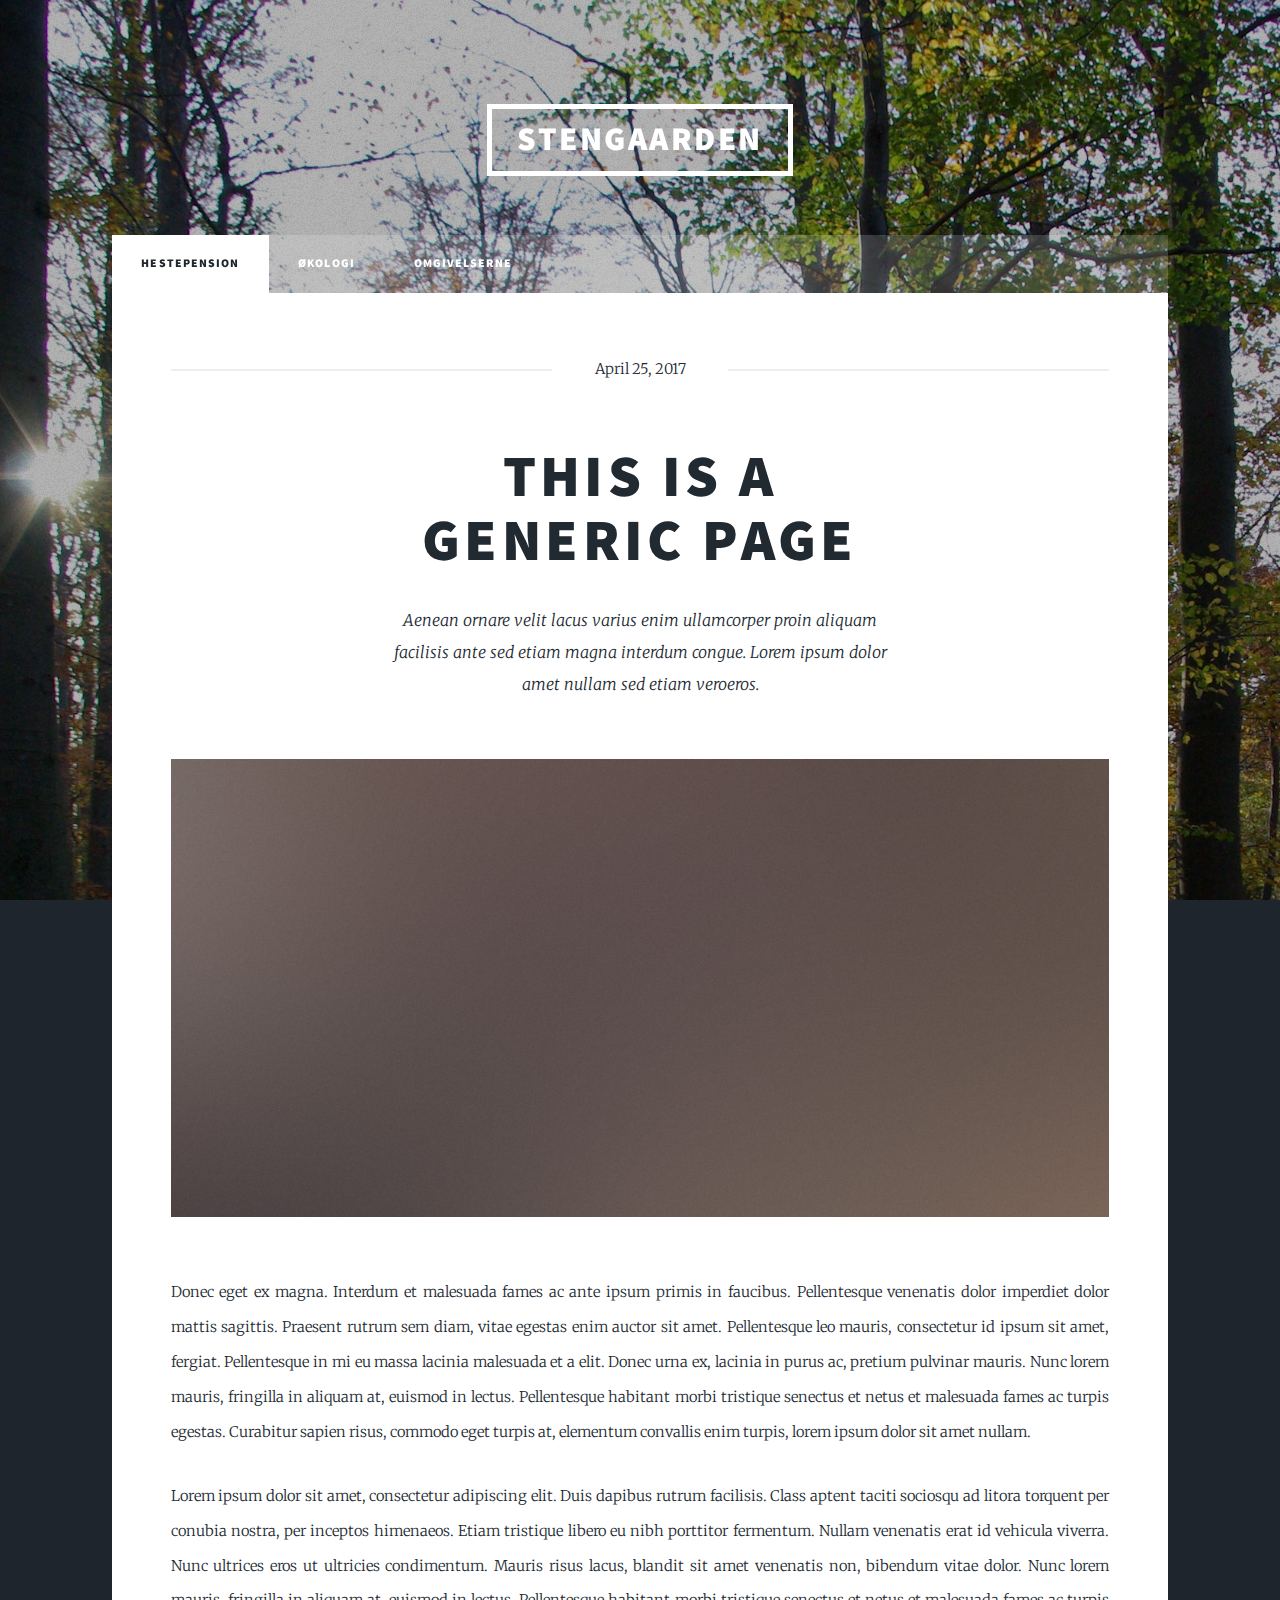
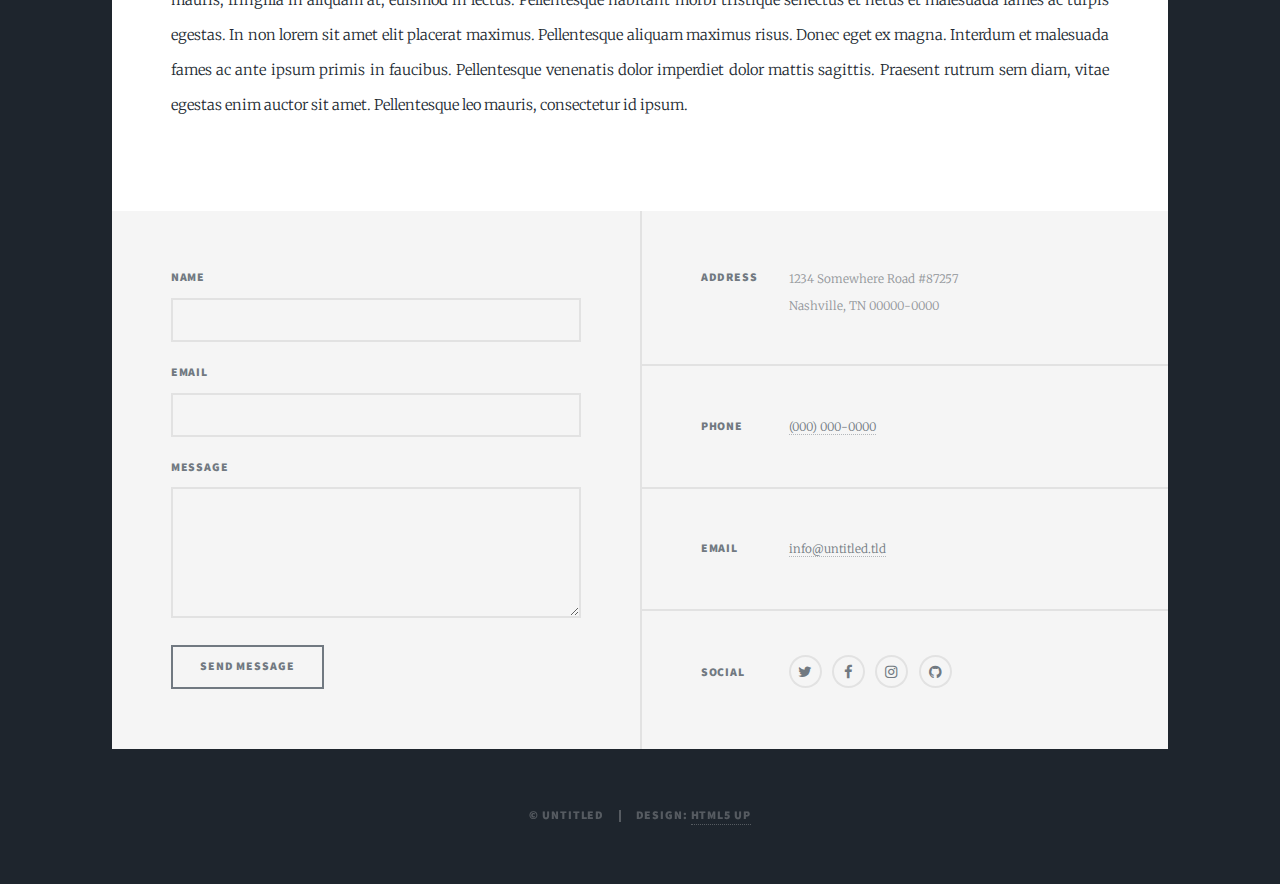
<file: generic.html>
<!DOCTYPE HTML>
<!--
	Massively by HTML5 UP
	html5up.net | @ajlkn
	Free for personal and commercial use under the CCA 3.0 license (html5up.net/license)
-->
<html>
	<head>
		<title>Stengaarden i Mortenstrup - Økologi</title>
		<meta charset="utf-8" />
		<meta name="viewport" content="width=device-width, initial-scale=1, user-scalable=no" />
		<link rel="stylesheet" href="assets/css/main.css" />
		<noscript><link rel="stylesheet" href="assets/css/noscript.css" /></noscript>
	</head>
	<body class="is-loading">

		<!-- Wrapper -->
			<div id="wrapper">

				<!-- Header -->
					<header id="header">
						<a href="index.html" class="logo">Stengaarden</a>
					</header>

				<!-- Nav -->
					<nav id="nav">
						<ul class="links">
							<li class="active"><a href="index.html">Hestepension</a></li>
							<li><a href="okologi.html">Økologi</a></li>
							<li><a href="omgivelserne.html">Omgivelserne</a></li>
						</ul>
					</nav>

				<!-- Main -->
					<div id="main">

						<!-- Post -->
							<section class="post">
								<header class="major">
									<span class="date">April 25, 2017</span>
									<h1>This is a<br />
									Generic Page</h1>
									<p>Aenean ornare velit lacus varius enim ullamcorper proin aliquam<br />
									facilisis ante sed etiam magna interdum congue. Lorem ipsum dolor<br />
									amet nullam sed etiam veroeros.</p>
								</header>
								<div class="image main"><img src="images/pic01.jpg" alt="" /></div>
								<p>Donec eget ex magna. Interdum et malesuada fames ac ante ipsum primis in faucibus. Pellentesque venenatis dolor imperdiet dolor mattis sagittis. Praesent rutrum sem diam, vitae egestas enim auctor sit amet. Pellentesque leo mauris, consectetur id ipsum sit amet, fergiat. Pellentesque in mi eu massa lacinia malesuada et a elit. Donec urna ex, lacinia in purus ac, pretium pulvinar mauris. Nunc lorem mauris, fringilla in aliquam at, euismod in lectus. Pellentesque habitant morbi tristique senectus et netus et malesuada fames ac turpis egestas. Curabitur sapien risus, commodo eget turpis at, elementum convallis enim turpis, lorem ipsum dolor sit amet nullam.</p>
								<p>Lorem ipsum dolor sit amet, consectetur adipiscing elit. Duis dapibus rutrum facilisis. Class aptent taciti sociosqu ad litora torquent per conubia nostra, per inceptos himenaeos. Etiam tristique libero eu nibh porttitor fermentum. Nullam venenatis erat id vehicula viverra. Nunc ultrices eros ut ultricies condimentum. Mauris risus lacus, blandit sit amet venenatis non, bibendum vitae dolor. Nunc lorem mauris, fringilla in aliquam at, euismod in lectus. Pellentesque habitant morbi tristique senectus et netus et malesuada fames ac turpis egestas. In non lorem sit amet elit placerat maximus. Pellentesque aliquam maximus risus. Donec eget ex magna. Interdum et malesuada fames ac ante ipsum primis in faucibus. Pellentesque venenatis dolor imperdiet dolor mattis sagittis. Praesent rutrum sem diam, vitae egestas enim auctor sit amet. Pellentesque leo mauris, consectetur id ipsum.</p>
							</section>

					</div>

				<!-- Footer -->
					<footer id="footer">
						<section>
							<form method="post" action="#">
								<div class="field">
									<label for="name">Name</label>
									<input type="text" name="name" id="name" />
								</div>
								<div class="field">
									<label for="email">Email</label>
									<input type="text" name="email" id="email" />
								</div>
								<div class="field">
									<label for="message">Message</label>
									<textarea name="message" id="message" rows="3"></textarea>
								</div>
								<ul class="actions">
									<li><input type="submit" value="Send Message" /></li>
								</ul>
							</form>
						</section>
						<section class="split contact">
							<section class="alt">
								<h3>Address</h3>
								<p>1234 Somewhere Road #87257<br />
								Nashville, TN 00000-0000</p>
							</section>
							<section>
								<h3>Phone</h3>
								<p><a href="#">(000) 000-0000</a></p>
							</section>
							<section>
								<h3>Email</h3>
								<p><a href="#">info@untitled.tld</a></p>
							</section>
							<section>
								<h3>Social</h3>
								<ul class="icons alt">
									<li><a href="#" class="icon alt fa-twitter"><span class="label">Twitter</span></a></li>
									<li><a href="#" class="icon alt fa-facebook"><span class="label">Facebook</span></a></li>
									<li><a href="#" class="icon alt fa-instagram"><span class="label">Instagram</span></a></li>
									<li><a href="#" class="icon alt fa-github"><span class="label">GitHub</span></a></li>
								</ul>
							</section>
						</section>
					</footer>

				<!-- Copyright -->
					<div id="copyright">
						<ul><li>&copy; Untitled</li><li>Design: <a href="https://html5up.net">HTML5 UP</a></li></ul>
					</div>

			</div>

		<!-- Scripts -->
			<script src="assets/js/jquery.min.js"></script>
			<script src="assets/js/jquery.scrollex.min.js"></script>
			<script src="assets/js/jquery.scrolly.min.js"></script>
			<script src="assets/js/skel.min.js"></script>
			<script src="assets/js/util.js"></script>
			<script src="assets/js/main.js"></script>

	</body>
</html>
</file>
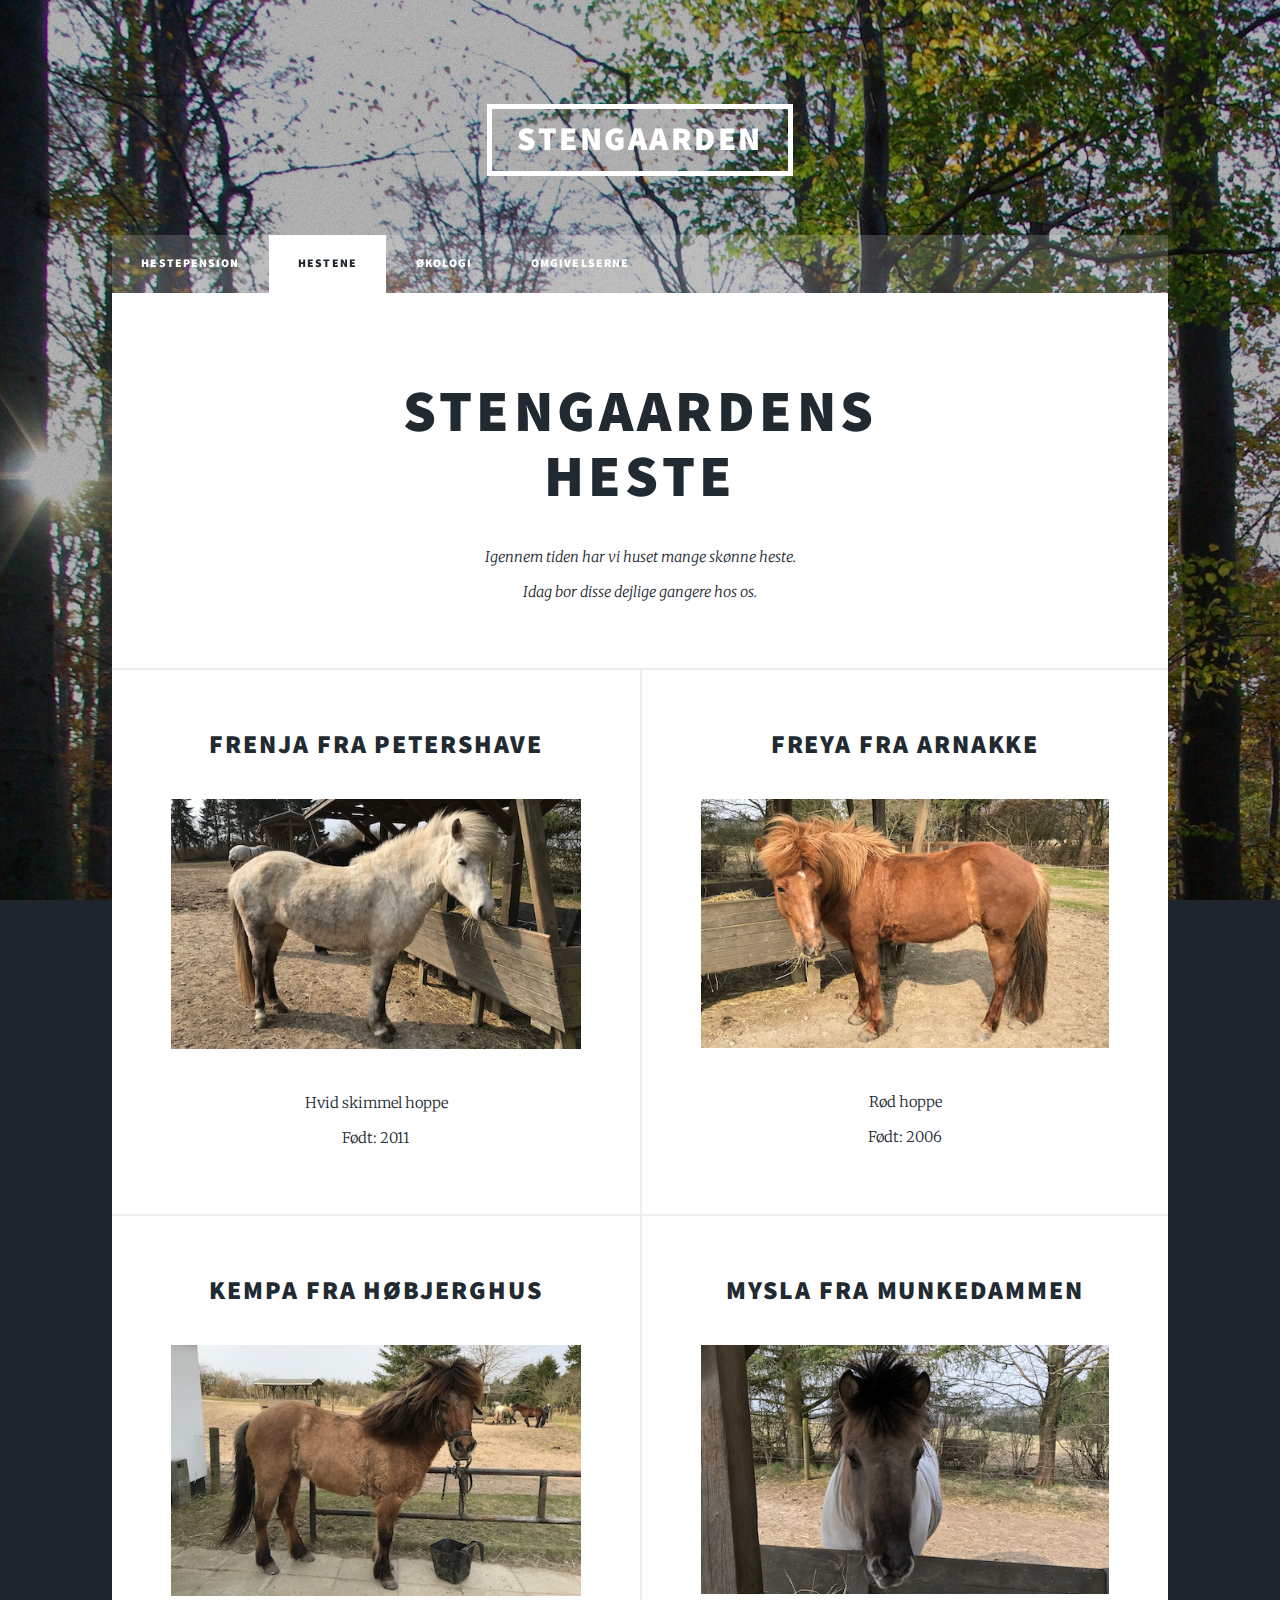
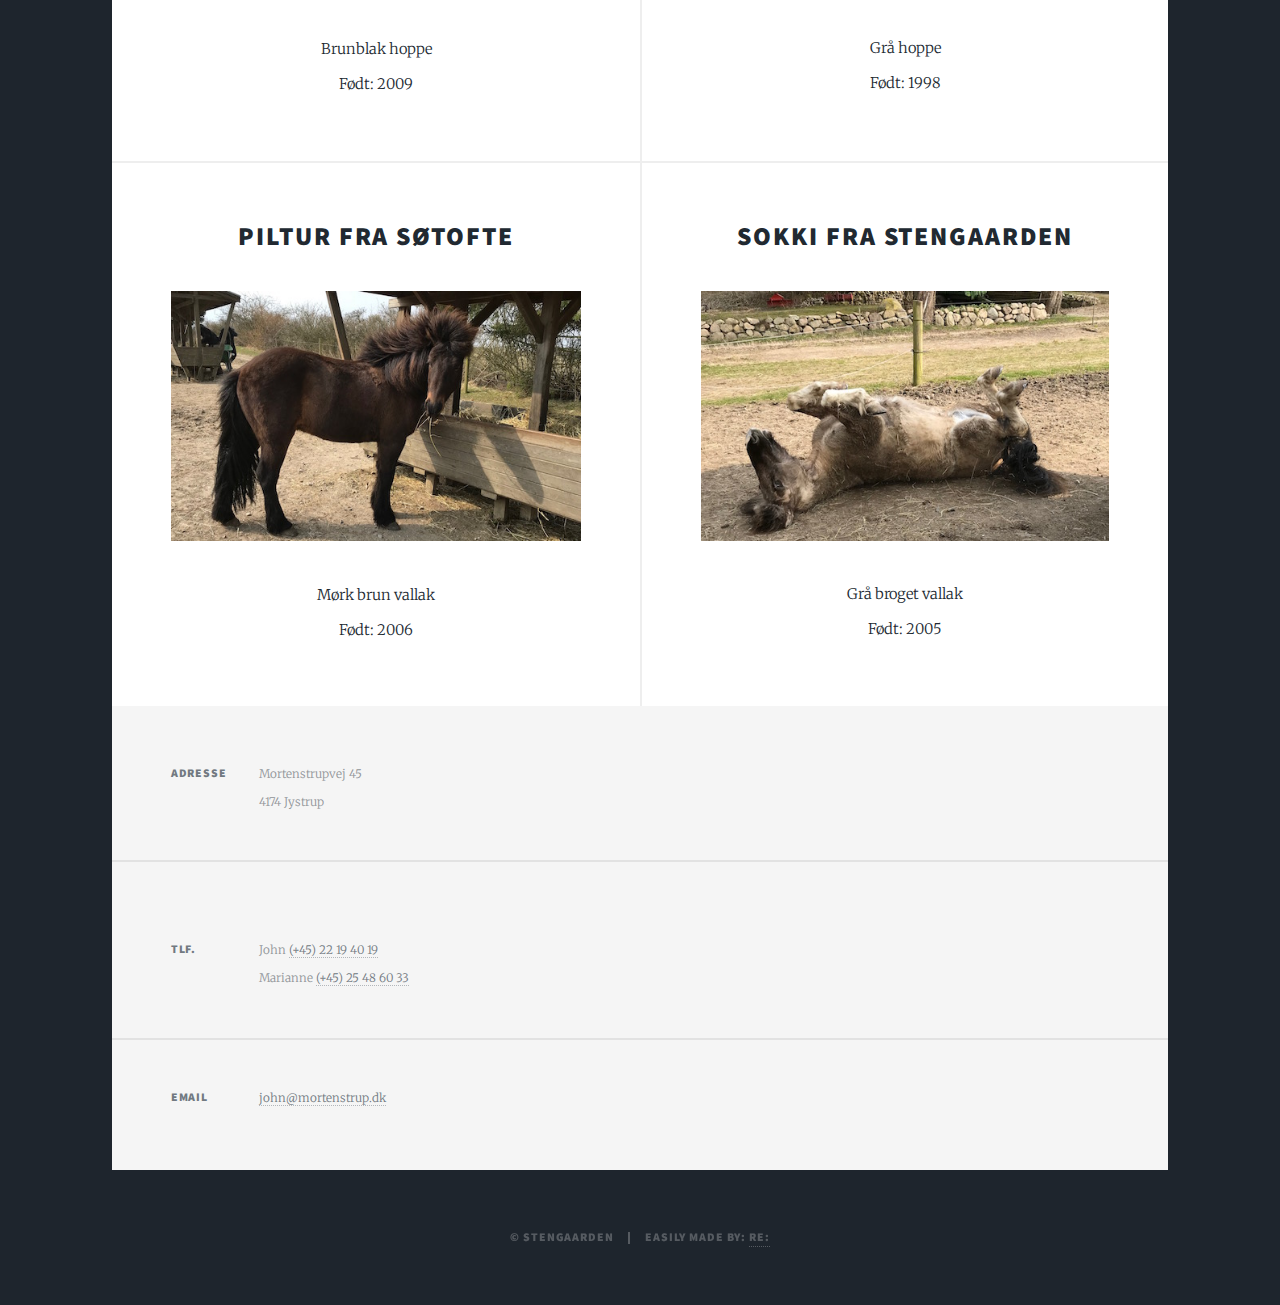
<file: heste.html>
<!DOCTYPE HTML>
<!--
	Massively by HTML5 UP
	html5up.net | @ajlkn
	Free for personal and commercial use under the CCA 3.0 license (html5up.net/license)
-->
<html>
	<head>
		<title>Stengaarden i Mortenstrup - hestepension</title>
		<meta charset="utf-8" />
		<meta name="viewport" content="width=device-width, initial-scale=1, user-scalable=no" />
		<link rel="stylesheet" href="assets/css/main.css" />
		<noscript><link rel="stylesheet" href="assets/css/noscript.css" /></noscript>
	</head>
	<body class="is-loading">

		<!-- Wrapper -->
			<div id="wrapper">

				<!-- Header -->
					<header id="header">
						<a href="index.html" class="logo">Stengaarden</a>
					</header>

				<!-- Nav -->
					<nav id="nav">
						<ul class="links">
							<li><a href="index.html">Hestepension</a></li>
							<li class="active"><a href="heste.html">Hestene</a></li>
							<li><a href="okologi.html">Økologi</a></li>
							<li><a href="omgivelserne.html">Omgivelserne</a></li>
						</ul>
						<!-- <ul class="icons">
							<li><a href="#" class="icon fa-twitter"><span class="label">Twitter</span></a></li>
							<li><a href="#" class="icon fa-facebook"><span class="label">Facebook</span></a></li>
							<li><a href="#" class="icon fa-instagram"><span class="label">Instagram</span></a></li>
							<li><a href="#" class="icon fa-github"><span class="label">GitHub</span></a></li>
						</ul> -->
					</nav>

				<!-- Main -->
					<div id="main">

						<!-- Featured Post -->
							<article class="post">
								<header class="major" style="margin-bottom: 0;">
									<!-- <span class="date">April 25, 2017</span> -->
									<h2><a>Stengaardens<br> heste</a></h2>
									<p>Igennem tiden har vi huset mange skønne heste. 
										<br>
										Idag bor disse dejlige gangere hos os. 
									</p>
								</header>
							</article>

						<!-- Posts -->
							<section class="posts">
								<article>
									<header>
										<!-- <span class="date">Født: 1998</span> -->
										<h2>Frenja fra Petershave</h2>
									</header>
									<a class="image fit"><img src="images/heste/frenja.jpg" alt="Frenja fra Petershave" /></a>
									<p style="text-align:center;">
										Hvid skimmel hoppe<br>
										Født: 2011
									</p>

									<!-- <ul class="actions">
										<li><a href="#" class="button">Full Story</a></li>
									</ul> -->
								</article>
								<article>
									<header>
										<h2>Freya fra Arnakke</h2>
									</header>
									<a class="image fit"><img src="images/heste/freya.jpg" alt="Freya fra Arnakke" /></a>
									<p style="text-align:center;">
										Rød hoppe<br>
										Født: 2006
									</p>
								</article>
								<article>
									<header>
										<h2>Kempa fra Høbjerghus</h2>
									</header>
									<a class="image fit"><img src="images/heste/kempa.jpg" alt="Kempa fra Høbjerghus" /></a>
									<p style="text-align:center;">
										Brunblak hoppe<br>
										Født: 2009
									</p>
								</article>
								<article>
									<header>
										<h2>Mysla fra Munkedammen</h2>
									</header>
									<a class="image fit"><img src="images/heste/mysla.jpg" alt="Mysla fra Munkedammen" /></a>
									<p style="text-align:center;">
										Grå hoppe<br>
										Født: 1998
									</p>
								</article>
								<article>
									<header>
										<h2>Piltur fra Søtofte</h2>
									</header>
									<a class="image fit"><img src="images/heste/piltur.jpg" alt="Piltur fra Søtofte" /></a>
									<p style="text-align:center;">
										Mørk brun vallak<br>
										Født: 2006
									</p>
								</article>
								<article>
									<header>
										<h2>Sokki fra Stengaarden</h2>
									</header>
									<a class="image fit"><img src="images/heste/sokki.jpg" alt="Sokki fra Stengaarden" /></a>
									<p style="text-align:center;">
										Grå broget vallak<br>
										Født: 2005
									</p>
								</article>
							</section>

						<!-- Footer -->
							<!-- <footer>
								<div class="pagination">
									<a href="#" class="previous">Prev</a>
									<a href="#" class="page active">1</a>
									<a href="#" class="page">2</a>
									<a href="#" class="page">3</a>
									<span class="extra">&hellip;</span>
									<a href="#" class="page">8</a>
									<a href="#" class="page">9</a>
									<a href="#" class="page">10</a>
									<a href="#" class="next">Next</a>
								</div>
							</footer> -->

					</div>

					<!-- Footer -->
					<footer id="footer">
						<!-- <section>
							<form method="post" action="#">
								<div class="field">
									<label for="name">Name</label>
									<input type="text" name="name" id="name" />
								</div>
								<div class="field">
									<label for="email">Email</label>
									<input type="text" name="email" id="email" />
								</div>
								<div class="field">
									<label for="message">Message</label>
									<textarea name="message" id="message" rows="3"></textarea>
								</div>
								<ul class="actions">
									<li><input type="submit" value="Send Message" /></li>
								</ul>
							</form>
						</section> -->
						<section class="split contact">
							<section class="alt">
								<h3>Adresse</h3>
								<p>
									Mortenstrupvej 45<br>
									4174 Jystrup
								</p>
							</section>
							<section>
								<h3>Tlf.</h3>
								<p><br>
									John <a href="tel:+4522194019">(+45) 22 19 40 19</a>
									<br>
									Marianne <a href="tel:+4525486033">(+45) 25 48 60 33</a>
								</p> 
							</section>
							<section>
								<h3>Email</h3>
								<p><a href="#">john@mortenstrup.dk</a></p>
							</section>
							<!-- <section>
								<h3>Social</h3>
								<ul class="icons alt">
									<li><a href="#" class="icon alt fa-twitter"><span class="label">Twitter</span></a></li>
									<li><a href="#" class="icon alt fa-facebook"><span class="label">Facebook</span></a></li>
									<li><a href="#" class="icon alt fa-instagram"><span class="label">Instagram</span></a></li>
									<li><a href="#" class="icon alt fa-github"><span class="label">GitHub</span></a></li>
								</ul>
							</section>-->
						</section>
					</footer>

				<!-- Copyright -->
					<div id="copyright">
						<ul><li>&copy; Stengaarden</li><li>Easily made by: <a href="https://www.www.re-cph.com">Re:</a></li></ul>
					</div>
			</div>

		<!-- Scripts -->
			<script src="assets/js/jquery.min.js"></script>
			<script src="assets/js/jquery.scrollex.min.js"></script>
			<script src="assets/js/jquery.scrolly.min.js"></script>
			<script src="assets/js/skel.min.js"></script>
			<script src="assets/js/util.js"></script>
			<script src="assets/js/main.js"></script>

			
			<script type="text/javascript">
				var gaJsHost = (("https:" == document.location.protocol) ? "https://ssl." : "http://www.");
				document.write(unescape("%3Cscript src='" + gaJsHost + "google-analytics.com/ga.js' type='text/javascript'%3E%3C/script%3E"));
				</script>
				<script type="text/javascript">
				try {
				var pageTracker = _gat._getTracker("UA-820302-4");
				pageTracker._trackPageview();
				} catch(err) {}
			</script>
	</body>
</html>
</file>
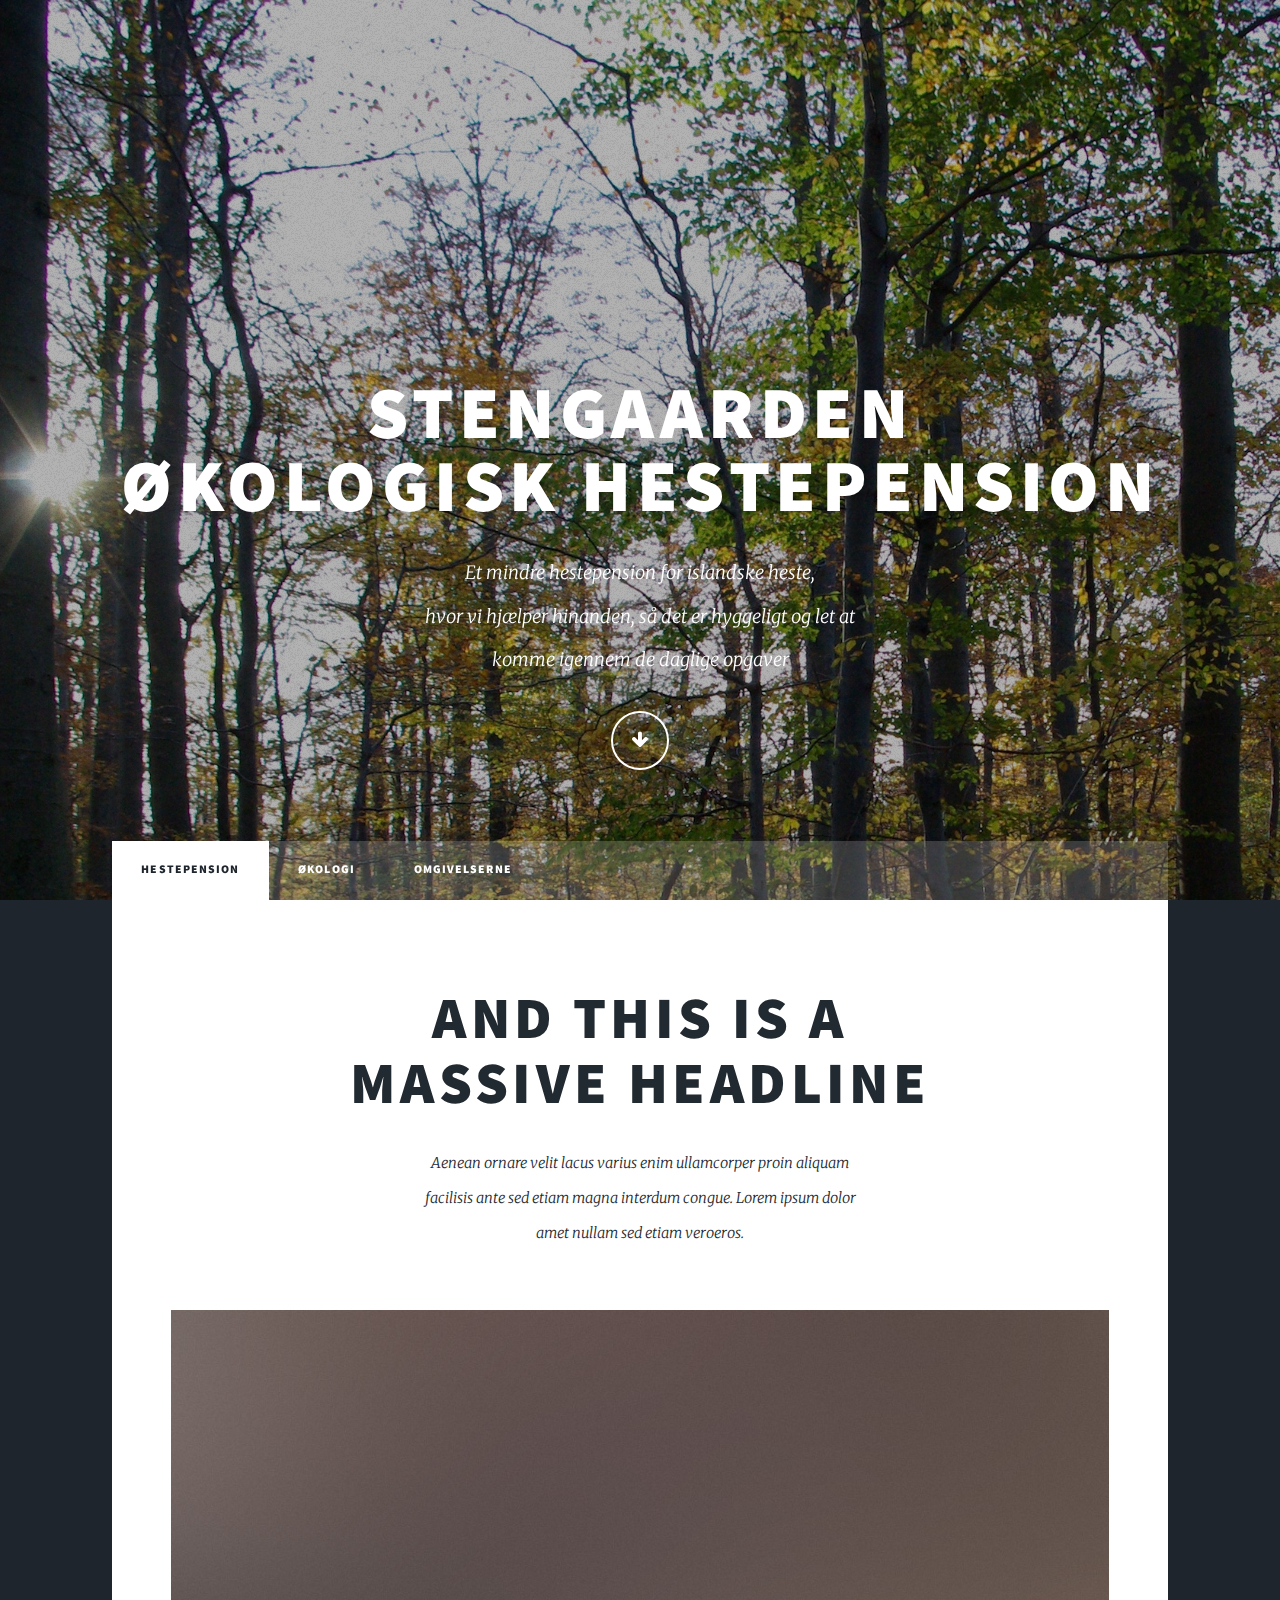
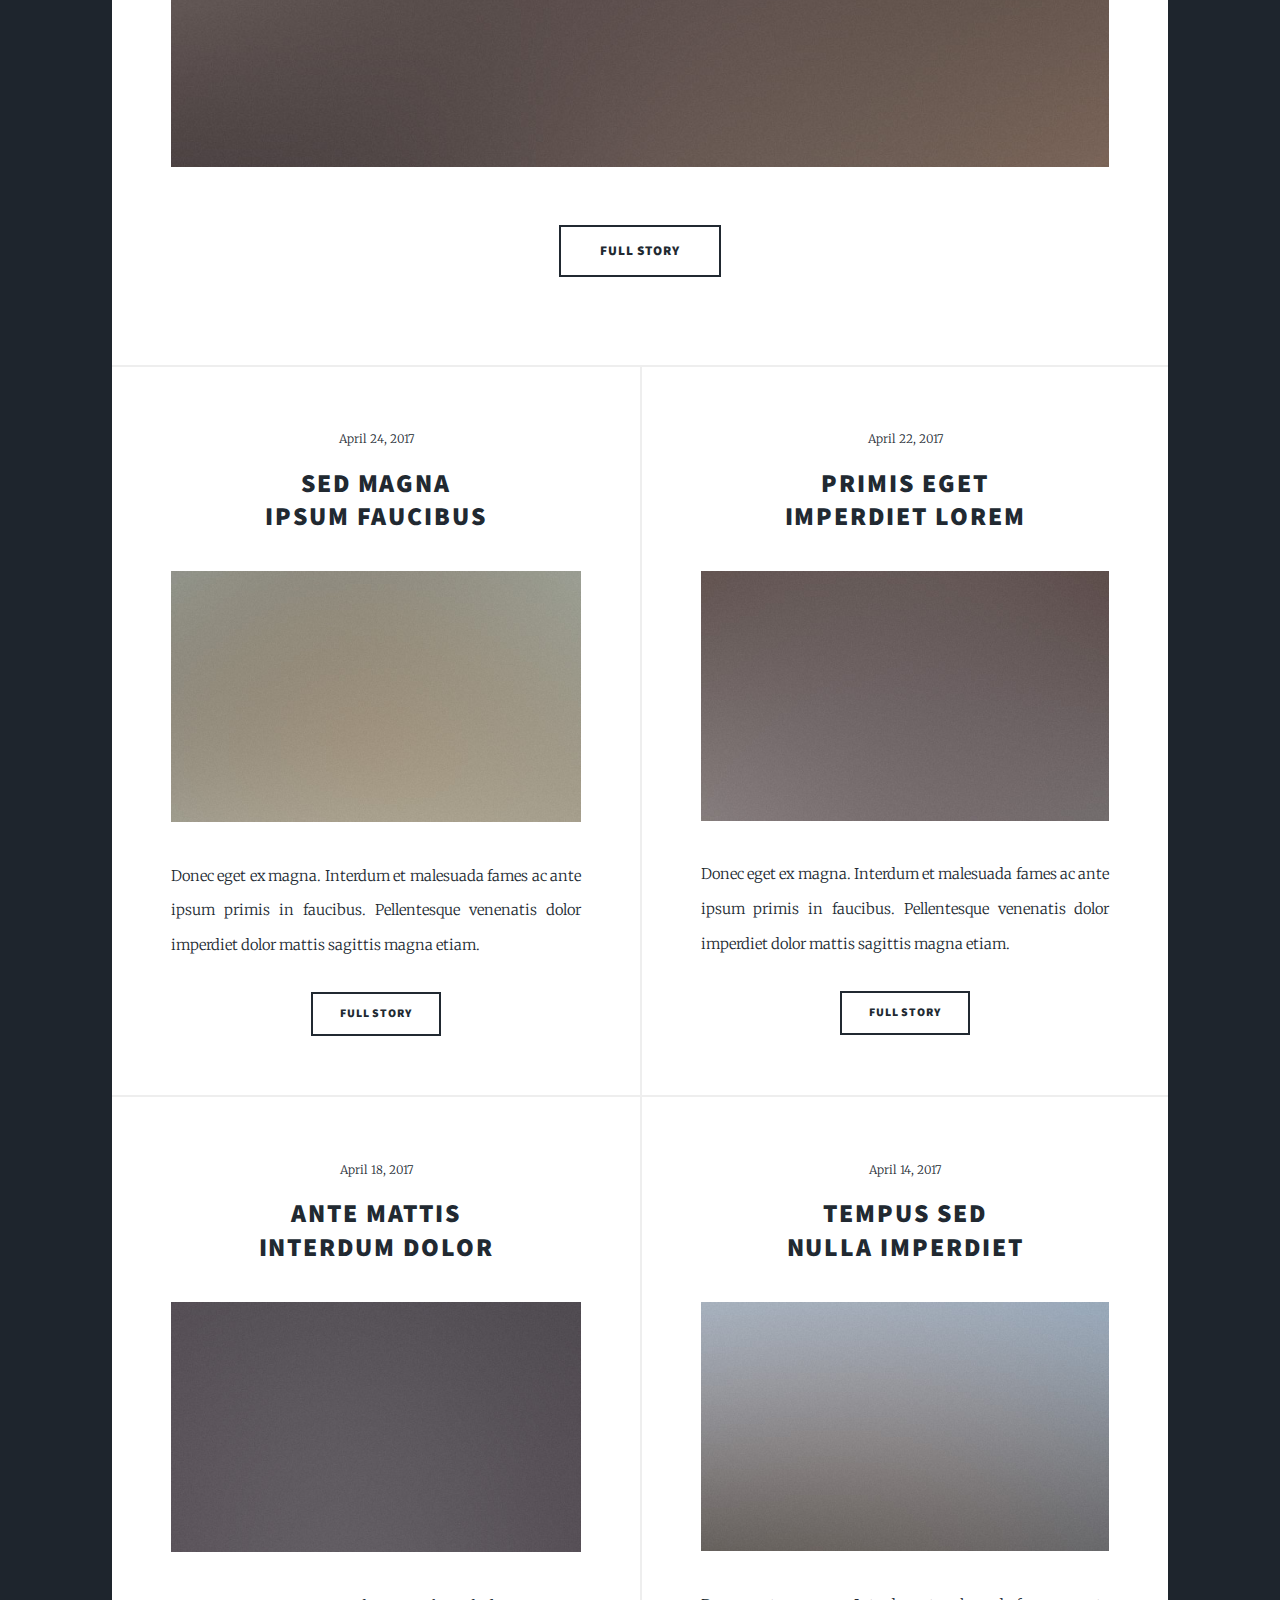
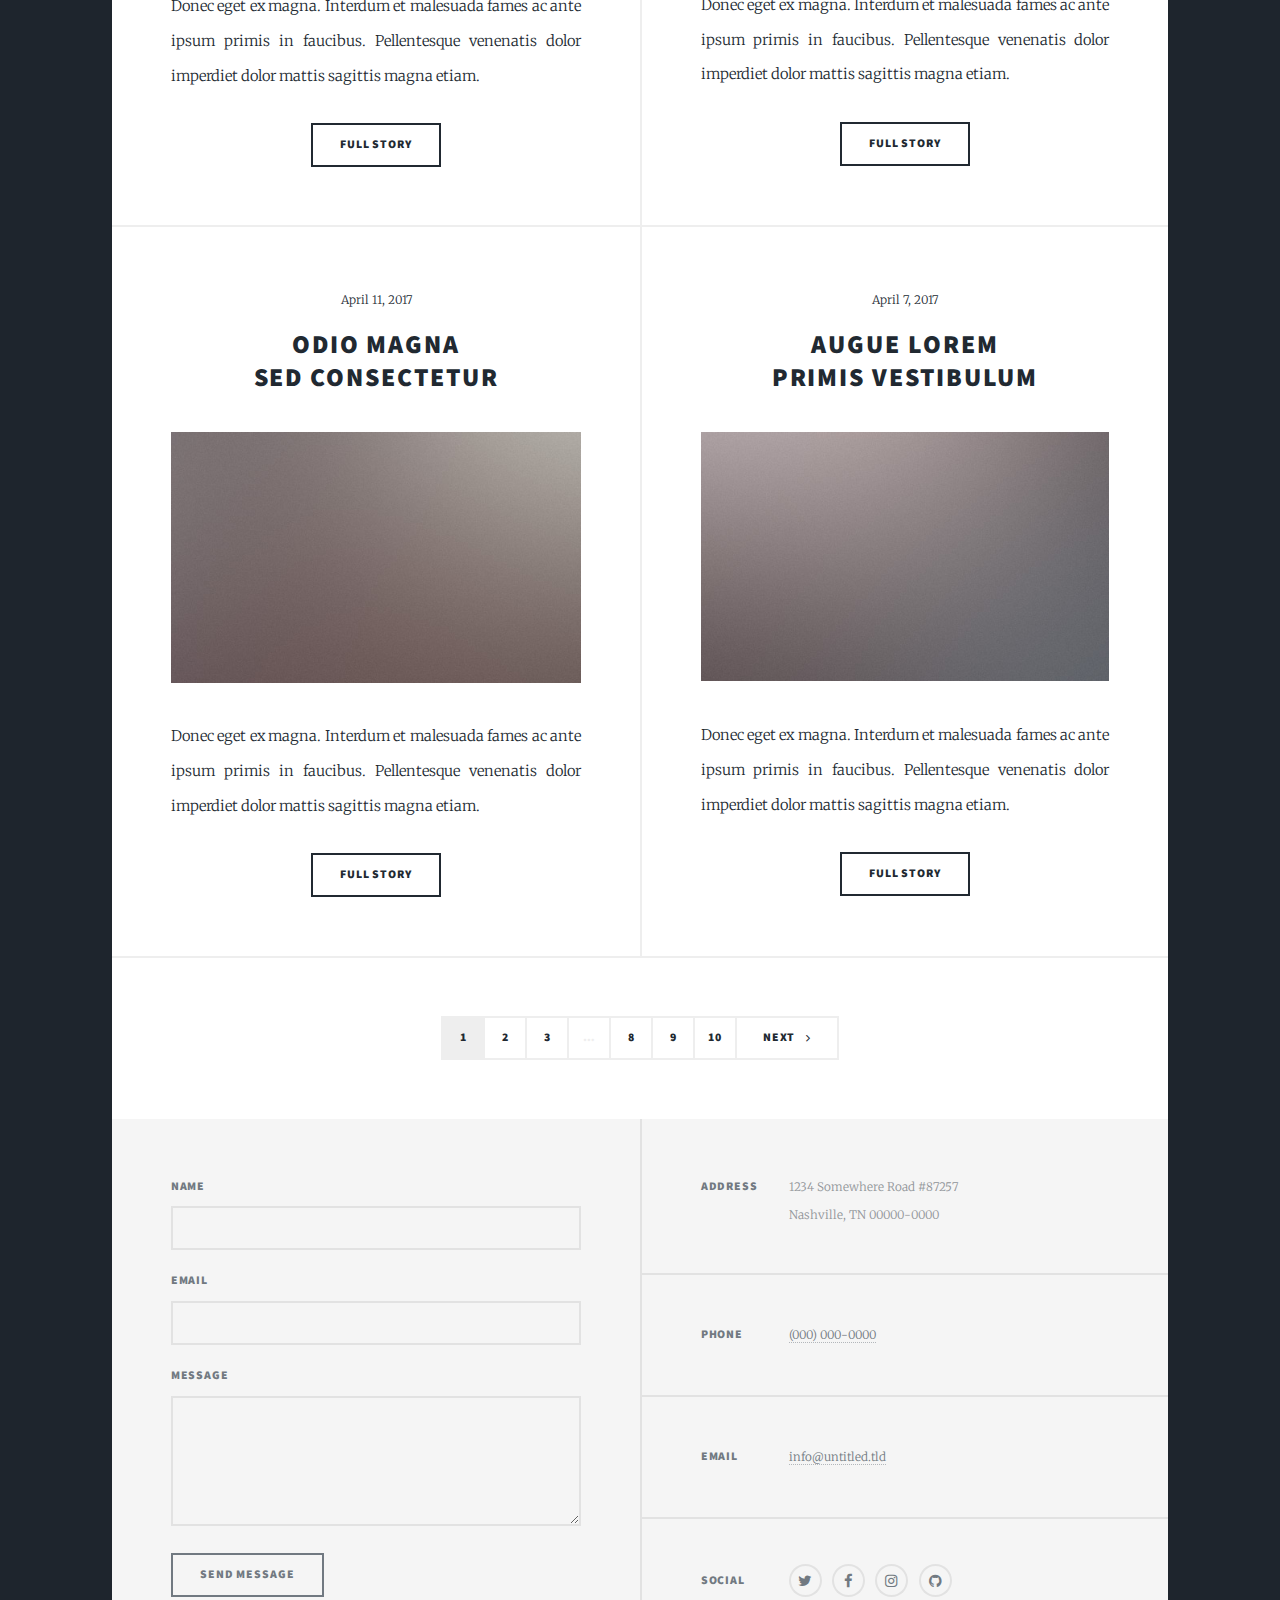
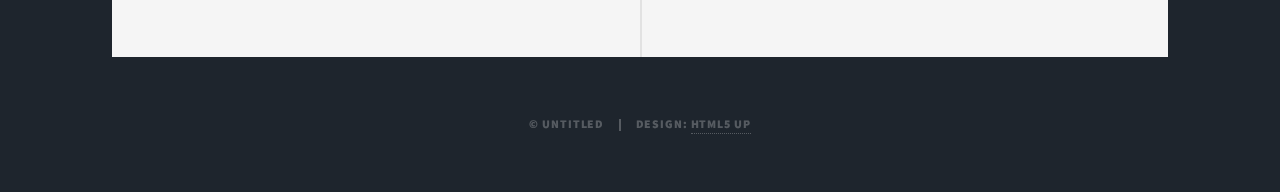
<file: index copy.html>
<!DOCTYPE HTML>
<!--
	Massively by HTML5 UP
	html5up.net | @ajlkn
	Free for personal and commercial use under the CCA 3.0 license (html5up.net/license)
-->
<html>
	<head>
		<title>Stengaarden i Mortenstrup - hestepension</title>
		<meta charset="utf-8" />
		<meta name="viewport" content="width=device-width, initial-scale=1, user-scalable=no" />
		<link rel="stylesheet" href="assets/css/main.css" />
		<noscript><link rel="stylesheet" href="assets/css/noscript.css" /></noscript>
	</head>
	<body class="is-loading">

		<!-- Wrapper -->
			<div id="wrapper" class="fade-in">

				<!-- Intro -->
					<div id="intro">
						<h1>Stengaarden<br />
						Økologisk hestepension</h1>
						<p>Et mindre hestepension for islandske heste, <br>
							hvor vi hjælper hinanden, så det er hyggeligt og let at <br>
							komme igennem de daglige opgaver</p>
						<ul class="actions">
							<li><a href="#header" class="button icon solo fa-arrow-down scrolly">Continue</a></li>
						</ul>
					</div>

				<!-- Header -->
					<header id="header">
						<a href="index.html" class="logo">Stengaarden</a>
					</header>

				<!-- Nav -->
					<nav id="nav">
						<ul class="links">
							<li class="active"><a href="index.html">Hestepension</a></li>
							<li><a href="okologi.html">Økologi</a></li>
							<li><a href="omgivelserne.html">Omgivelserne</a></li>
						</ul>
						<!-- <ul class="icons">
							<li><a href="#" class="icon fa-twitter"><span class="label">Twitter</span></a></li>
							<li><a href="#" class="icon fa-facebook"><span class="label">Facebook</span></a></li>
							<li><a href="#" class="icon fa-instagram"><span class="label">Instagram</span></a></li>
							<li><a href="#" class="icon fa-github"><span class="label">GitHub</span></a></li>
						</ul> -->
					</nav>

				<!-- Main -->
					<div id="main">

						<!-- Featured Post -->
							<article class="post featured">
								<header class="major">
									<!-- <span class="date">April 25, 2017</span> -->
									<h2><a href="#">And this is a<br />
									massive headline</a></h2>
									<p>Aenean ornare velit lacus varius enim ullamcorper proin aliquam<br />
									facilisis ante sed etiam magna interdum congue. Lorem ipsum dolor<br />
									amet nullam sed etiam veroeros.</p>
								</header>
								<a href="#" class="image main"><img src="images/pic01.jpg" alt="" /></a>
								<ul class="actions">
									<li><a href="#" class="button big">Full Story</a></li>
								</ul>
							</article>

						<!-- Posts -->
							<section class="posts">
								<article>
									<header>
										<span class="date">April 24, 2017</span>
										<h2><a href="#">Sed magna<br />
										ipsum faucibus</a></h2>
									</header>
									<a href="#" class="image fit"><img src="images/pic02.jpg" alt="" /></a>
									<p>Donec eget ex magna. Interdum et malesuada fames ac ante ipsum primis in faucibus. Pellentesque venenatis dolor imperdiet dolor mattis sagittis magna etiam.</p>
									<ul class="actions">
										<li><a href="#" class="button">Full Story</a></li>
									</ul>
								</article>
								<article>
									<header>
										<span class="date">April 22, 2017</span>
										<h2><a href="#">Primis eget<br />
										imperdiet lorem</a></h2>
									</header>
									<a href="#" class="image fit"><img src="images/pic03.jpg" alt="" /></a>
									<p>Donec eget ex magna. Interdum et malesuada fames ac ante ipsum primis in faucibus. Pellentesque venenatis dolor imperdiet dolor mattis sagittis magna etiam.</p>
									<ul class="actions">
										<li><a href="#" class="button">Full Story</a></li>
									</ul>
								</article>
								<article>
									<header>
										<span class="date">April 18, 2017</span>
										<h2><a href="#">Ante mattis<br />
										interdum dolor</a></h2>
									</header>
									<a href="#" class="image fit"><img src="images/pic04.jpg" alt="" /></a>
									<p>Donec eget ex magna. Interdum et malesuada fames ac ante ipsum primis in faucibus. Pellentesque venenatis dolor imperdiet dolor mattis sagittis magna etiam.</p>
									<ul class="actions">
										<li><a href="#" class="button">Full Story</a></li>
									</ul>
								</article>
								<article>
									<header>
										<span class="date">April 14, 2017</span>
										<h2><a href="#">Tempus sed<br />
										nulla imperdiet</a></h2>
									</header>
									<a href="#" class="image fit"><img src="images/pic05.jpg" alt="" /></a>
									<p>Donec eget ex magna. Interdum et malesuada fames ac ante ipsum primis in faucibus. Pellentesque venenatis dolor imperdiet dolor mattis sagittis magna etiam.</p>
									<ul class="actions">
										<li><a href="#" class="button">Full Story</a></li>
									</ul>
								</article>
								<article>
									<header>
										<span class="date">April 11, 2017</span>
										<h2><a href="#">Odio magna<br />
										sed consectetur</a></h2>
									</header>
									<a href="#" class="image fit"><img src="images/pic06.jpg" alt="" /></a>
									<p>Donec eget ex magna. Interdum et malesuada fames ac ante ipsum primis in faucibus. Pellentesque venenatis dolor imperdiet dolor mattis sagittis magna etiam.</p>
									<ul class="actions">
										<li><a href="#" class="button">Full Story</a></li>
									</ul>
								</article>
								<article>
									<header>
										<span class="date">April 7, 2017</span>
										<h2><a href="#">Augue lorem<br />
										primis vestibulum</a></h2>
									</header>
									<a href="#" class="image fit"><img src="images/pic07.jpg" alt="" /></a>
									<p>Donec eget ex magna. Interdum et malesuada fames ac ante ipsum primis in faucibus. Pellentesque venenatis dolor imperdiet dolor mattis sagittis magna etiam.</p>
									<ul class="actions">
										<li><a href="#" class="button">Full Story</a></li>
									</ul>
								</article>
							</section>

						<!-- Footer -->
							<footer>
								<div class="pagination">
									<!--<a href="#" class="previous">Prev</a>-->
									<a href="#" class="page active">1</a>
									<a href="#" class="page">2</a>
									<a href="#" class="page">3</a>
									<span class="extra">&hellip;</span>
									<a href="#" class="page">8</a>
									<a href="#" class="page">9</a>
									<a href="#" class="page">10</a>
									<a href="#" class="next">Next</a>
								</div>
							</footer>

					</div>

				<!-- Footer -->
					<footer id="footer">
						<section>
							<form method="post" action="#">
								<div class="field">
									<label for="name">Name</label>
									<input type="text" name="name" id="name" />
								</div>
								<div class="field">
									<label for="email">Email</label>
									<input type="text" name="email" id="email" />
								</div>
								<div class="field">
									<label for="message">Message</label>
									<textarea name="message" id="message" rows="3"></textarea>
								</div>
								<ul class="actions">
									<li><input type="submit" value="Send Message" /></li>
								</ul>
							</form>
						</section>
						<section class="split contact">
							<section class="alt">
								<h3>Address</h3>
								<p>1234 Somewhere Road #87257<br />
								Nashville, TN 00000-0000</p>
							</section>
							<section>
								<h3>Phone</h3>
								<p><a href="#">(000) 000-0000</a></p>
							</section>
							<section>
								<h3>Email</h3>
								<p><a href="#">info@untitled.tld</a></p>
							</section>
							<section>
								<h3>Social</h3>
								<ul class="icons alt">
									<li><a href="#" class="icon alt fa-twitter"><span class="label">Twitter</span></a></li>
									<li><a href="#" class="icon alt fa-facebook"><span class="label">Facebook</span></a></li>
									<li><a href="#" class="icon alt fa-instagram"><span class="label">Instagram</span></a></li>
									<li><a href="#" class="icon alt fa-github"><span class="label">GitHub</span></a></li>
								</ul>
							</section>
						</section>
					</footer>

				<!-- Copyright -->
					<div id="copyright">
						<ul><li>&copy; Untitled</li><li>Design: <a href="https://html5up.net">HTML5 UP</a></li></ul>
					</div>

			</div>

		<!-- Scripts -->
			<script src="assets/js/jquery.min.js"></script>
			<script src="assets/js/jquery.scrollex.min.js"></script>
			<script src="assets/js/jquery.scrolly.min.js"></script>
			<script src="assets/js/skel.min.js"></script>
			<script src="assets/js/util.js"></script>
			<script src="assets/js/main.js"></script>

	</body>
</html>
</file>
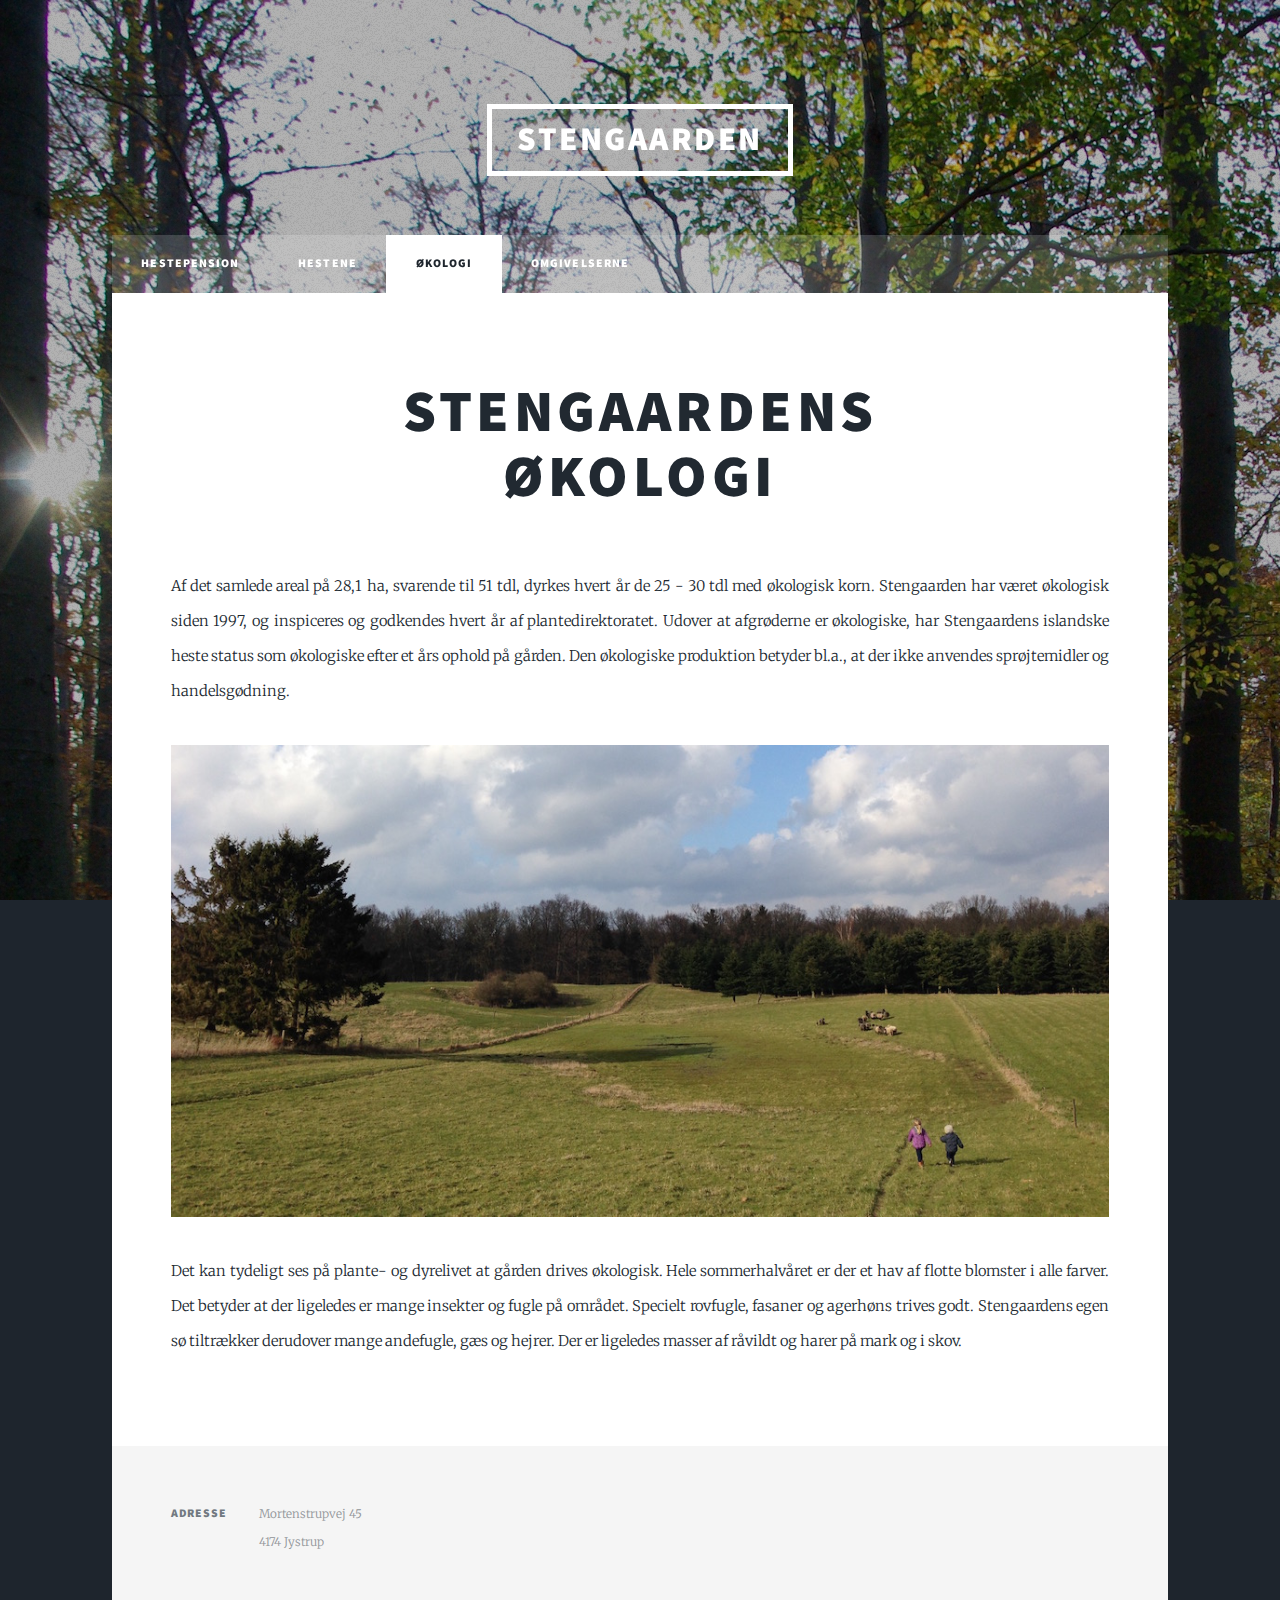
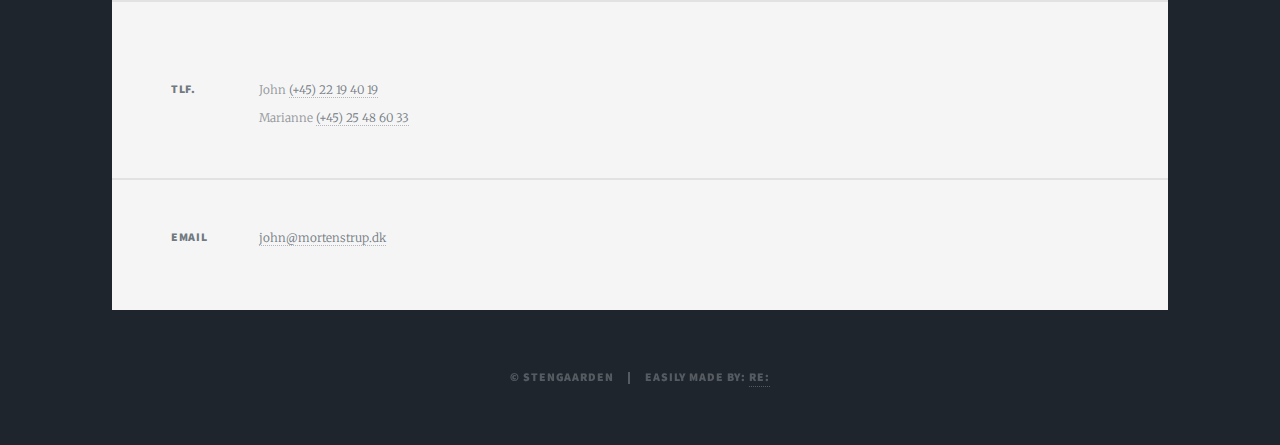
<file: okologi.html>
<!DOCTYPE HTML>
<!--
	Massively by HTML5 UP
	html5up.net | @ajlkn
	Free for personal and commercial use under the CCA 3.0 license (html5up.net/license)
-->
<html>
	<head>
		<title>Generic Page - Massively by HTML5 UP</title>
		<meta charset="utf-8" />
		<meta name="viewport" content="width=device-width, initial-scale=1, user-scalable=no" />
		<link rel="stylesheet" href="assets/css/main.css" />
		<noscript><link rel="stylesheet" href="assets/css/noscript.css" /></noscript>
	</head>
	<body class="is-loading">

		<!-- Wrapper -->
			<div id="wrapper">

				<!-- Header -->
					<header id="header">
						<a href="index.html" class="logo">Stengaarden</a>
					</header>

				<!-- Nav -->
					<nav id="nav">
						<ul class="links">
							<li><a href="index.html">Hestepension</a></li>
							<li><a href="heste.html">Hestene</a></li>
							<li class="active"><a href="okologi.html">Økologi</a></li>
							<li><a href="omgivelserne.html">Omgivelserne</a></li>
						</ul>
					</nav>

				<!-- Main -->
					<div id="main">

						<!-- Post -->
							<section class="post">
								<header class="major">
									<h1>Stengaardens<br>økologi</h1>
								</header>

								<!-- Text stuff -->
								<!-- <h2>Økologisk siden 1997</h2> -->
								<p>
									Af det samlede areal på 28,1 ha, svarende til 51 tdl, dyrkes hvert år de 25 - 30 tdl med økologisk korn. Stengaarden har været økologisk siden 1997, og inspiceres og godkendes hvert år af plantedirektoratet. Udover at afgrøderne er økologiske, har Stengaardens islandske heste status som økologiske efter et års ophold på gården. Den økologiske produktion betyder bl.a., at der ikke anvendes sprøjtemidler og handelsgødning.
								</p>

								<span class="image fit"><img src="images/marker.jpg" alt="Udsigt over Stengaardens marker og skov"></span>

								<!-- 
								<hr />
								<h2>Afgrøder</h2>
								<p>
									Der køres i øjeblikket et sædskifte med grynhavre, brødhvede og foderbyg. Et sundt sædskifte er grundstenen der gør det muligt at kontrollere ukrudt og sygdomme, samt at få de begrænsede næringsstoffer udnyttet optimalt. Derudover renholdes der mekanisk for ukrudt idet der strigles flere gange efter at kornet er sået. Sygdomme og skadedyr begrænses ligeledes ved at vælge sunde kornsorter. Da der ikke kunstgødes skaffes der tilstrækkeligt kvælstof til afgrøderne ved at så økologisk hvidkløver som udlæg i kornet.Kløver er en kvælstoffikserende plante der opfanger luftens kvælstof og transporterer det ned i jorden i sine rodknolde hvorefter kornet så kan få gavn af det.
								</p> 
								<p>
									Når kornet er høstet står marken dækket af hvidkløver. Hvidkløveren frigiver kvælstof til kornet, dels mens kornet vokser og derefter når det nedpløjes umiddelbart før næste afgrøde såes. Der køres derudover gødning ud på markerne i form af kvæggylle og økokompost fra hestene.
								</p>
								<hr />-->
								<!-- <h2>Dyreliv</h2> -->
								<p>
									Det kan tydeligt ses på plante- og dyrelivet at gården drives økologisk. Hele sommerhalvåret er der et hav af flotte blomster i alle farver. Det betyder at der ligeledes er mange insekter og fugle på området. Specielt rovfugle, fasaner og agerhøns trives godt. Stengaardens egen sø tiltrækker derudover mange andefugle, gæs og hejrer. Der er ligeledes masser af råvildt og harer på mark og i skov.
								</p>
							</section>

					</div>

					<!-- Footer -->
					<footer id="footer">
						<!-- <section>
							<form method="post" action="#">
								<div class="field">
									<label for="name">Name</label>
									<input type="text" name="name" id="name" />
								</div>
								<div class="field">
									<label for="email">Email</label>
									<input type="text" name="email" id="email" />
								</div>
								<div class="field">
									<label for="message">Message</label>
									<textarea name="message" id="message" rows="3"></textarea>
								</div>
								<ul class="actions">
									<li><input type="submit" value="Send Message" /></li>
								</ul>
							</form>
						</section> -->
						<section class="split contact">
							<section class="alt">
								<h3>Adresse</h3>
								<p>
									Mortenstrupvej 45<br>
									4174 Jystrup
								</p>
							</section>
							<section>
								<h3>Tlf.</h3>
								<p><br>
									John <a href="tel:+4522194019">(+45) 22 19 40 19</a>
									<br>
									Marianne <a href="tel:+4525486033">(+45) 25 48 60 33</a>
								</p> 
							</section>
							<section>
								<h3>Email</h3>
								<p><a href="#">john@mortenstrup.dk</a></p>
							</section>
							<!-- <section>
								<h3>Social</h3>
								<ul class="icons alt">
									<li><a href="#" class="icon alt fa-twitter"><span class="label">Twitter</span></a></li>
									<li><a href="#" class="icon alt fa-facebook"><span class="label">Facebook</span></a></li>
									<li><a href="#" class="icon alt fa-instagram"><span class="label">Instagram</span></a></li>
									<li><a href="#" class="icon alt fa-github"><span class="label">GitHub</span></a></li>
								</ul>
							</section>-->
						</section>
					</footer>

				<!-- Copyright -->
					<div id="copyright">
						<ul><li>&copy; Stengaarden</li><li>Easily made by: <a href="https://www.re-cph.com">Re:</a></li></ul>
					</div>

			</div>

		<!-- Scripts -->
			<script src="assets/js/jquery.min.js"></script>
			<script src="assets/js/jquery.scrollex.min.js"></script>
			<script src="assets/js/jquery.scrolly.min.js"></script>
			<script src="assets/js/skel.min.js"></script>
			<script src="assets/js/util.js"></script>
			<script src="assets/js/main.js"></script>

			
			<script type="text/javascript">
				var gaJsHost = (("https:" == document.location.protocol) ? "https://ssl." : "http://www.");
				document.write(unescape("%3Cscript src='" + gaJsHost + "google-analytics.com/ga.js' type='text/javascript'%3E%3C/script%3E"));
				</script>
				<script type="text/javascript">
				try {
				var pageTracker = _gat._getTracker("UA-820302-4");
				pageTracker._trackPageview();
				} catch(err) {}
			</script>

	</body>
</html>
</file>
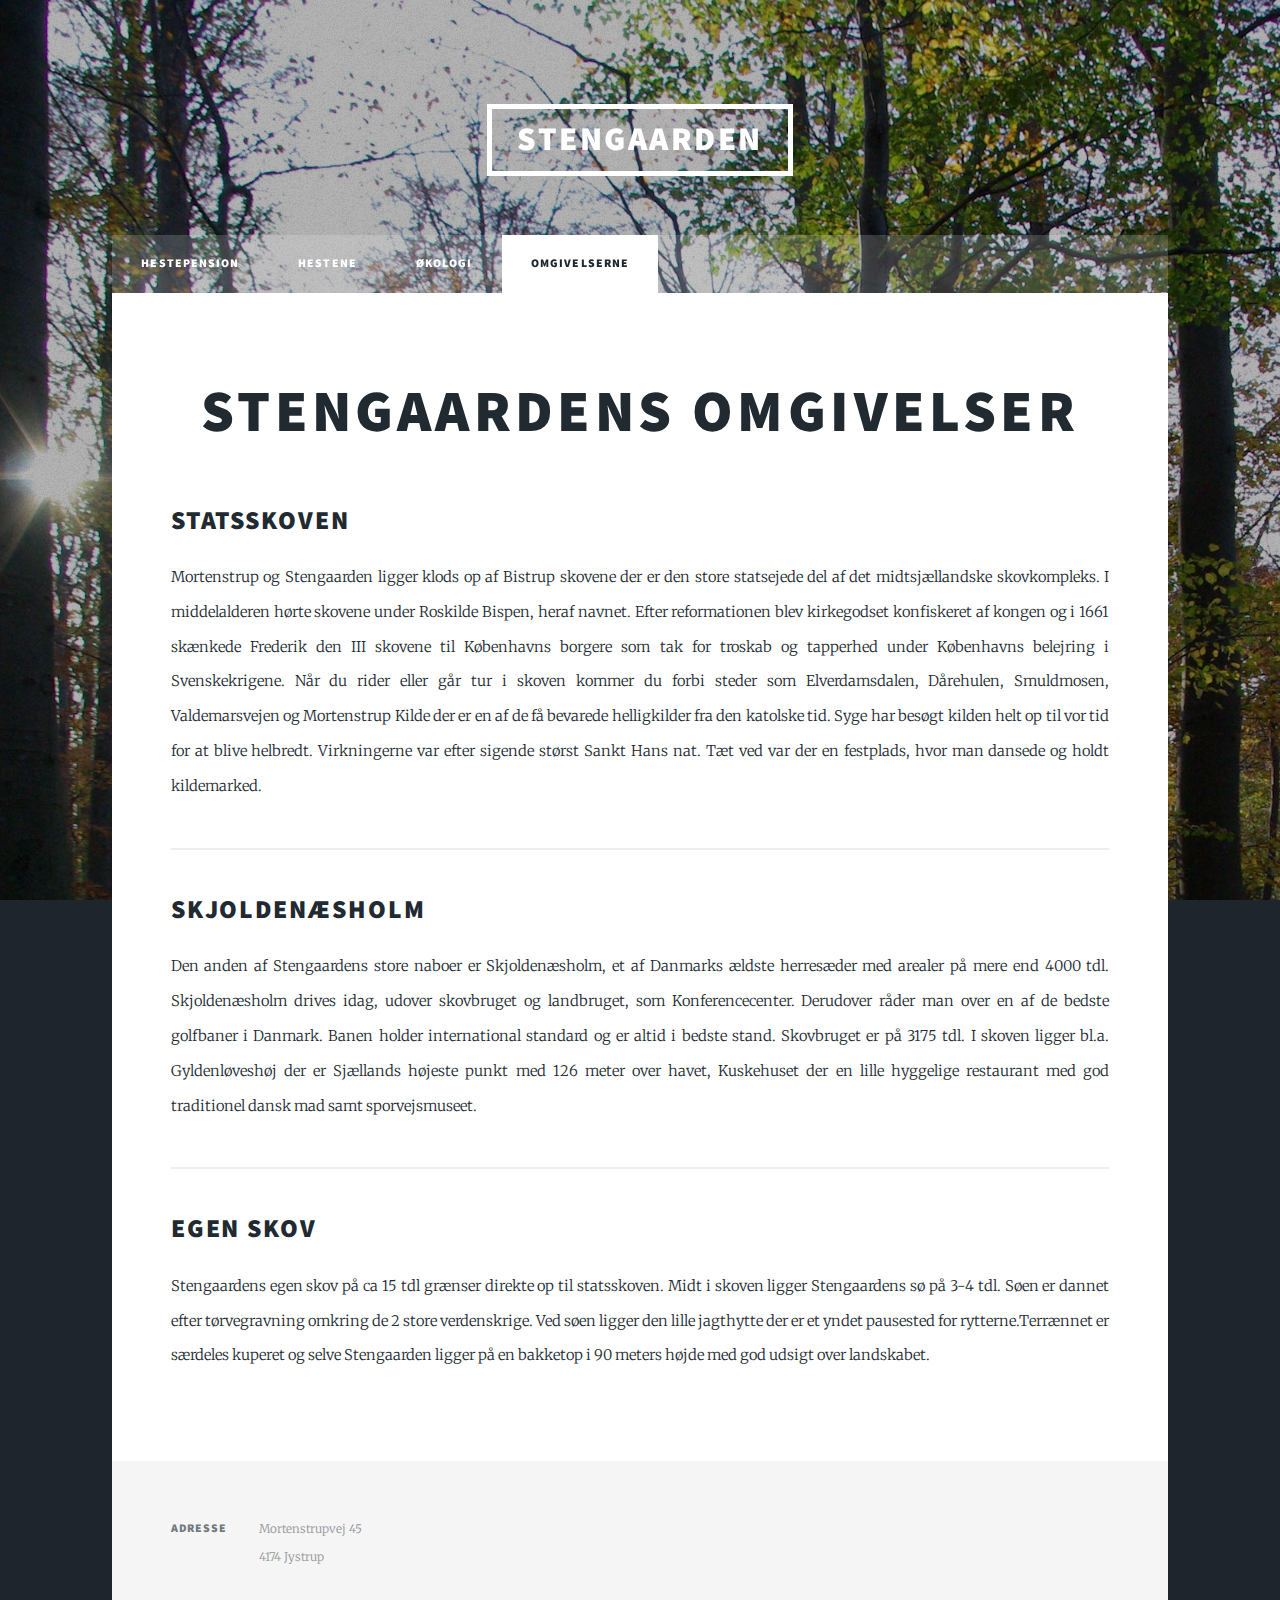
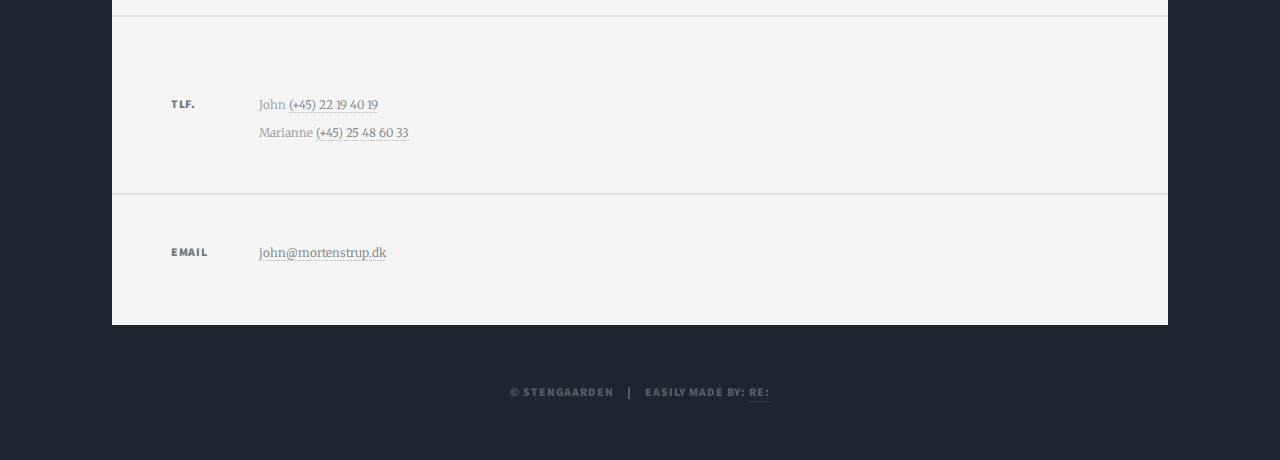
<file: omgivelserne.html>
<!DOCTYPE HTML>
<!--
	Massively by HTML5 UP
	html5up.net | @ajlkn
	Free for personal and commercial use under the CCA 3.0 license (html5up.net/license)
-->
<html>
	<head>
		<title>Stengaarden i Mortenstrup - omgivelsene</title>
		<meta charset="utf-8" />
		<meta name="viewport" content="width=device-width, initial-scale=1, user-scalable=no" />
		<link rel="stylesheet" href="assets/css/main.css" />
		<noscript><link rel="stylesheet" href="assets/css/noscript.css" /></noscript>
	</head>
	<body class="is-loading">

		<!-- Wrapper -->
			<div id="wrapper">

				<!-- Header -->
					<header id="header">
						<a href="index.html" class="logo">Stengaarden</a>
					</header>

				
				<!-- Nav -->
					<nav id="nav">
						<ul class="links">
							<li><a href="index.html">Hestepension</a></li>
							<li><a href="heste.html">Hestene</a></li>
							<li><a href="okologi.html">Økologi</a></li>
							<li class="active"><a href="omgivelserne.html">Omgivelserne</a></li>
						</ul>
					</nav>

				<!-- Main -->
					<div id="main">

						<!-- Post -->
							<section class="post">
								<header class="major">
									<h1>Stengaardens omgivelser</h1>
								</header>

								<!-- Text stuff -->
								<!-- <h2>Dødishuller</h2>
								<p>
									Mortenstrup ligger i en skovkrog i Ringsteds nordligste hjørne, nogenlunde midt imellem Roskilde og Ringsted. Området er kendt blandt arkæologer for sine mange "dødishuller", som er fremkaldt ved at isblokke ved Danmarks tilblivelse er trykket ned I den bløde jord og derefter sandet til. Først da klimaet blev mildere er disse blokke smeltet, hvorved lavningerne fremkom. Nogle af områdets bedst bevarede "dødishuller" er Helvedeskedlen, Mortenstrup sø, Lærkesø, Hvidsø, Hjortsø og Avnsø.
								</p>
								<hr />
								<h2>Historie</h2>
								<p>
									Mortenstrup er første gang nævnt år 1370 på Valdemar Atterdags tid. Mortenstrup er en lille landsby med oprindeligt kun 4 gårde. Matr. nr. 1 Toftegaard, matr. nr 2 Nyledsgaard, matr. nr. 3 Stengaard og matr. nr 4 Axelholm. Stengaardens Arealer var oprindeligt på 87 tdl., men omkring 1860 udstykkes 24 tdl til Skovgården og i 1908 udstykkes yderligere 2 ejendomme af 6 tdl, således at Stengaardens areal idag er på 51 tdl.
									Matr. nr. 5 Gammelgård var iøvrigt byens købmandshandel indtil den sidste købmand Mortensen blev dræbt under et læs kvas i skoven nær jomfrubøgen.
								</p>
								<hr /> -->
								<h2>Statsskoven</h2>
								<p>
									Mortenstrup og Stengaarden ligger klods op af Bistrup skovene der er den store statsejede del af det midtsjællandske skovkompleks. I middelalderen hørte skovene under Roskilde Bispen, heraf navnet. Efter reformationen blev kirkegodset konfiskeret af kongen og i 1661 skænkede Frederik den III skovene til Københavns borgere som tak for troskab og tapperhed under Københavns belejring i Svenskekrigene. Når du rider eller går tur i skoven kommer du forbi steder som Elverdamsdalen, Dårehulen, Smuldmosen, Valdemarsvejen og Mortenstrup Kilde der er en af de få bevarede helligkilder fra den katolske tid. Syge har besøgt kilden helt op til vor tid for at blive helbredt. Virkningerne var efter sigende størst Sankt Hans nat. Tæt ved var der en festplads, hvor man dansede og holdt kildemarked.
								</p>
								<hr />
								<h2>Skjoldenæsholm</h2>
								<p>
									Den anden af Stengaardens store naboer er Skjoldenæsholm, et af Danmarks ældste herresæder med arealer på mere end 4000 tdl.
									Skjoldenæsholm drives idag, udover skovbruget og landbruget, som Konferencecenter. Derudover råder man over en af de bedste golfbaner i Danmark. Banen holder international standard og er altid i bedste stand. Skovbruget er på 3175 tdl. I skoven ligger bl.a. Gyldenløveshøj der er Sjællands højeste punkt med 126 meter over havet, Kuskehuset der en lille hyggelige restaurant med god traditionel dansk mad samt sporvejsmuseet.
								</p>
								<hr />
								<h2>Egen skov</h2>
								<p>
									Stengaardens egen skov på ca 15 tdl grænser direkte op til statsskoven. Midt i skoven ligger Stengaardens sø på 3-4 tdl. Søen er dannet efter tørvegravning omkring de 2 store verdenskrige. Ved søen ligger den lille jagthytte der er et yndet pausested for rytterne.Terrænnet er særdeles kuperet og selve Stengaarden ligger på en bakketop i 90 meters højde med god udsigt over landskabet.
								</p>
							</section>

					</div>

				<!-- Footer -->
					<footer id="footer">
						<!-- <section>
							<form method="post" action="#">
								<div class="field">
									<label for="name">Name</label>
									<input type="text" name="name" id="name" />
								</div>
								<div class="field">
									<label for="email">Email</label>
									<input type="text" name="email" id="email" />
								</div>
								<div class="field">
									<label for="message">Message</label>
									<textarea name="message" id="message" rows="3"></textarea>
								</div>
								<ul class="actions">
									<li><input type="submit" value="Send Message" /></li>
								</ul>
							</form>
						</section> -->
						<section class="split contact">
							<section class="alt">
								<h3>Adresse</h3>
								<p>
									Mortenstrupvej 45<br>
									4174 Jystrup
								</p>
							</section>
							<section>
								<h3>Tlf.</h3>
								<p><br>
									John <a href="tel:+4522194019">(+45) 22 19 40 19</a>
									<br>
									Marianne <a href="tel:+4525486033">(+45) 25 48 60 33</a>
								</p> 
							</section>
							<section>
								<h3>Email</h3>
								<p><a href="#">john@mortenstrup.dk</a></p>
							</section>
							<!-- <section>
								<h3>Social</h3>
								<ul class="icons alt">
									<li><a href="#" class="icon alt fa-twitter"><span class="label">Twitter</span></a></li>
									<li><a href="#" class="icon alt fa-facebook"><span class="label">Facebook</span></a></li>
									<li><a href="#" class="icon alt fa-instagram"><span class="label">Instagram</span></a></li>
									<li><a href="#" class="icon alt fa-github"><span class="label">GitHub</span></a></li>
								</ul>
							</section>-->
						</section>
					</footer>

				<!-- Copyright -->
					<div id="copyright">
						<ul><li>&copy; Stengaarden</li><li>Easily made by: <a href="https://www.re-cph.com">Re:</a></li></ul>
					</div>

			</div>

		<!-- Scripts -->
			<script src="assets/js/jquery.min.js"></script>
			<script src="assets/js/jquery.scrollex.min.js"></script>
			<script src="assets/js/jquery.scrolly.min.js"></script>
			<script src="assets/js/skel.min.js"></script>
			<script src="assets/js/util.js"></script>
			<script src="assets/js/main.js"></script>

			
			<script type="text/javascript">
				var gaJsHost = (("https:" == document.location.protocol) ? "https://ssl." : "http://www.");
				document.write(unescape("%3Cscript src='" + gaJsHost + "google-analytics.com/ga.js' type='text/javascript'%3E%3C/script%3E"));
				</script>
				<script type="text/javascript">
				try {
				var pageTracker = _gat._getTracker("UA-820302-4");
				pageTracker._trackPageview();
				} catch(err) {}
			</script>

	</body>
</html>
</file>
<file: assets/css/main.css>
@import url(font-awesome.min.css);
@import url("https://fonts.googleapis.com/css?family=Merriweather:300,700,300italic,700italic|Source+Sans+Pro:900");

/*
	Massively by HTML5 UP
	html5up.net | @ajlkn
	Free for personal and commercial use under the CCA 3.0 license (html5up.net/license)
*/

/* Reset */

	html, body, div, span, applet, object, iframe, h1, h2, h3, h4, h5, h6, p, blockquote, pre, a, abbr, acronym, address, big, cite, code, del, dfn, em, img, ins, kbd, q, s, samp, small, strike, strong, sub, sup, tt, var, b, u, i, center, dl, dt, dd, ol, ul, li, fieldset, form, label, legend, table, caption, tbody, tfoot, thead, tr, th, td, article, aside, canvas, details, embed, figure, figcaption, footer, header, hgroup, menu, nav, output, ruby, section, summary, time, mark, audio, video {
		margin: 0;
		padding: 0;
		border: 0;
		font-size: 100%;
		font: inherit;
		vertical-align: baseline;
	}

	article, aside, details, figcaption, figure, footer, header, hgroup, menu, nav, section {
		display: block;
	}

	body {
		line-height: 1;
	}

	ol, ul {
		list-style: none;
	}

	blockquote, q {
		quotes: none;
	}

	blockquote:before, blockquote:after, q:before, q:after {
		content: '';
		content: none;
	}

	table {
		border-collapse: collapse;
		border-spacing: 0;
	}

	body {
		-webkit-text-size-adjust: none;
	}

/* Box Model */

	*, *:before, *:after {
		-moz-box-sizing: border-box;
		-webkit-box-sizing: border-box;
		box-sizing: border-box;
	}

/* Grid */

	.row {
		border-bottom: solid 1px transparent;
		-moz-box-sizing: border-box;
		-webkit-box-sizing: border-box;
		box-sizing: border-box;
	}

	.row > * {
		float: left;
		-moz-box-sizing: border-box;
		-webkit-box-sizing: border-box;
		box-sizing: border-box;
	}

	.row:after, .row:before {
		content: '';
		display: block;
		clear: both;
		height: 0;
	}

	.row.uniform > * > :first-child {
		margin-top: 0;
	}

	.row.uniform > * > :last-child {
		margin-bottom: 0;
	}

	.row.\30 \25 > * {
		padding: 0 0 0 0rem;
	}

	.row.\30 \25 {
		margin: 0 0 -1px 0rem;
	}

	.row.uniform.\30 \25 > * {
		padding: 0rem 0 0 0rem;
	}

	.row.uniform.\30 \25 {
		margin: 0rem 0 -1px 0rem;
	}

	.row > * {
		padding: 0 0 0 1.5rem;
	}

	.row {
		margin: 0 0 -1px -1.5rem;
	}

	.row.uniform > * {
		padding: 1.5rem 0 0 1.5rem;
	}

	.row.uniform {
		margin: -1.5rem 0 -1px -1.5rem;
	}

	.row.\32 00\25 > * {
		padding: 0 0 0 3rem;
	}

	.row.\32 00\25 {
		margin: 0 0 -1px -3rem;
	}

	.row.uniform.\32 00\25 > * {
		padding: 3rem 0 0 3rem;
	}

	.row.uniform.\32 00\25 {
		margin: -3rem 0 -1px -3rem;
	}

	.row.\31 50\25 > * {
		padding: 0 0 0 2.25rem;
	}

	.row.\31 50\25 {
		margin: 0 0 -1px -2.25rem;
	}

	.row.uniform.\31 50\25 > * {
		padding: 2.25rem 0 0 2.25rem;
	}

	.row.uniform.\31 50\25 {
		margin: -2.25rem 0 -1px -2.25rem;
	}

	.row.\35 0\25 > * {
		padding: 0 0 0 0.75rem;
	}

	.row.\35 0\25 {
		margin: 0 0 -1px -0.75rem;
	}

	.row.uniform.\35 0\25 > * {
		padding: 0.75rem 0 0 0.75rem;
	}

	.row.uniform.\35 0\25 {
		margin: -0.75rem 0 -1px -0.75rem;
	}

	.row.\32 5\25 > * {
		padding: 0 0 0 0.375rem;
	}

	.row.\32 5\25 {
		margin: 0 0 -1px -0.375rem;
	}

	.row.uniform.\32 5\25 > * {
		padding: 0.375rem 0 0 0.375rem;
	}

	.row.uniform.\32 5\25 {
		margin: -0.375rem 0 -1px -0.375rem;
	}

	.\31 2u, .\31 2u\24 {
		width: 100%;
		clear: none;
		margin-left: 0;
	}

	.\31 1u, .\31 1u\24 {
		width: 91.6666666667%;
		clear: none;
		margin-left: 0;
	}

	.\31 0u, .\31 0u\24 {
		width: 83.3333333333%;
		clear: none;
		margin-left: 0;
	}

	.\39 u, .\39 u\24 {
		width: 75%;
		clear: none;
		margin-left: 0;
	}

	.\38 u, .\38 u\24 {
		width: 66.6666666667%;
		clear: none;
		margin-left: 0;
	}

	.\37 u, .\37 u\24 {
		width: 58.3333333333%;
		clear: none;
		margin-left: 0;
	}

	.\36 u, .\36 u\24 {
		width: 50%;
		clear: none;
		margin-left: 0;
	}

	.\35 u, .\35 u\24 {
		width: 41.6666666667%;
		clear: none;
		margin-left: 0;
	}

	.\34 u, .\34 u\24 {
		width: 33.3333333333%;
		clear: none;
		margin-left: 0;
	}

	.\33 u, .\33 u\24 {
		width: 25%;
		clear: none;
		margin-left: 0;
	}

	.\32 u, .\32 u\24 {
		width: 16.6666666667%;
		clear: none;
		margin-left: 0;
	}

	.\31 u, .\31 u\24 {
		width: 8.3333333333%;
		clear: none;
		margin-left: 0;
	}

	.\31 2u\24 + *,
	.\31 1u\24 + *,
	.\31 0u\24 + *,
	.\39 u\24 + *,
	.\38 u\24 + *,
	.\37 u\24 + *,
	.\36 u\24 + *,
	.\35 u\24 + *,
	.\34 u\24 + *,
	.\33 u\24 + *,
	.\32 u\24 + *,
	.\31 u\24 + * {
		clear: left;
	}

	.\-11u {
		margin-left: 91.66667%;
	}

	.\-10u {
		margin-left: 83.33333%;
	}

	.\-9u {
		margin-left: 75%;
	}

	.\-8u {
		margin-left: 66.66667%;
	}

	.\-7u {
		margin-left: 58.33333%;
	}

	.\-6u {
		margin-left: 50%;
	}

	.\-5u {
		margin-left: 41.66667%;
	}

	.\-4u {
		margin-left: 33.33333%;
	}

	.\-3u {
		margin-left: 25%;
	}

	.\-2u {
		margin-left: 16.66667%;
	}

	.\-1u {
		margin-left: 8.33333%;
	}

	@media screen and (max-width: 1680px) {

		.row > * {
			padding: 0 0 0 1.5rem;
		}

		.row {
			margin: 0 0 -1px -1.5rem;
		}

		.row.uniform > * {
			padding: 1.5rem 0 0 1.5rem;
		}

		.row.uniform {
			margin: -1.5rem 0 -1px -1.5rem;
		}

		.row.\32 00\25 > * {
			padding: 0 0 0 3rem;
		}

		.row.\32 00\25 {
			margin: 0 0 -1px -3rem;
		}

		.row.uniform.\32 00\25 > * {
			padding: 3rem 0 0 3rem;
		}

		.row.uniform.\32 00\25 {
			margin: -3rem 0 -1px -3rem;
		}

		.row.\31 50\25 > * {
			padding: 0 0 0 2.25rem;
		}

		.row.\31 50\25 {
			margin: 0 0 -1px -2.25rem;
		}

		.row.uniform.\31 50\25 > * {
			padding: 2.25rem 0 0 2.25rem;
		}

		.row.uniform.\31 50\25 {
			margin: -2.25rem 0 -1px -2.25rem;
		}

		.row.\35 0\25 > * {
			padding: 0 0 0 0.75rem;
		}

		.row.\35 0\25 {
			margin: 0 0 -1px -0.75rem;
		}

		.row.uniform.\35 0\25 > * {
			padding: 0.75rem 0 0 0.75rem;
		}

		.row.uniform.\35 0\25 {
			margin: -0.75rem 0 -1px -0.75rem;
		}

		.row.\32 5\25 > * {
			padding: 0 0 0 0.375rem;
		}

		.row.\32 5\25 {
			margin: 0 0 -1px -0.375rem;
		}

		.row.uniform.\32 5\25 > * {
			padding: 0.375rem 0 0 0.375rem;
		}

		.row.uniform.\32 5\25 {
			margin: -0.375rem 0 -1px -0.375rem;
		}

		.\31 2u\28xlarge\29, .\31 2u\24\28xlarge\29 {
			width: 100%;
			clear: none;
			margin-left: 0;
		}

		.\31 1u\28xlarge\29, .\31 1u\24\28xlarge\29 {
			width: 91.6666666667%;
			clear: none;
			margin-left: 0;
		}

		.\31 0u\28xlarge\29, .\31 0u\24\28xlarge\29 {
			width: 83.3333333333%;
			clear: none;
			margin-left: 0;
		}

		.\39 u\28xlarge\29, .\39 u\24\28xlarge\29 {
			width: 75%;
			clear: none;
			margin-left: 0;
		}

		.\38 u\28xlarge\29, .\38 u\24\28xlarge\29 {
			width: 66.6666666667%;
			clear: none;
			margin-left: 0;
		}

		.\37 u\28xlarge\29, .\37 u\24\28xlarge\29 {
			width: 58.3333333333%;
			clear: none;
			margin-left: 0;
		}

		.\36 u\28xlarge\29, .\36 u\24\28xlarge\29 {
			width: 50%;
			clear: none;
			margin-left: 0;
		}

		.\35 u\28xlarge\29, .\35 u\24\28xlarge\29 {
			width: 41.6666666667%;
			clear: none;
			margin-left: 0;
		}

		.\34 u\28xlarge\29, .\34 u\24\28xlarge\29 {
			width: 33.3333333333%;
			clear: none;
			margin-left: 0;
		}

		.\33 u\28xlarge\29, .\33 u\24\28xlarge\29 {
			width: 25%;
			clear: none;
			margin-left: 0;
		}

		.\32 u\28xlarge\29, .\32 u\24\28xlarge\29 {
			width: 16.6666666667%;
			clear: none;
			margin-left: 0;
		}

		.\31 u\28xlarge\29, .\31 u\24\28xlarge\29 {
			width: 8.3333333333%;
			clear: none;
			margin-left: 0;
		}

		.\31 2u\24\28xlarge\29 + *,
		.\31 1u\24\28xlarge\29 + *,
		.\31 0u\24\28xlarge\29 + *,
		.\39 u\24\28xlarge\29 + *,
		.\38 u\24\28xlarge\29 + *,
		.\37 u\24\28xlarge\29 + *,
		.\36 u\24\28xlarge\29 + *,
		.\35 u\24\28xlarge\29 + *,
		.\34 u\24\28xlarge\29 + *,
		.\33 u\24\28xlarge\29 + *,
		.\32 u\24\28xlarge\29 + *,
		.\31 u\24\28xlarge\29 + * {
			clear: left;
		}

		.\-11u\28xlarge\29 {
			margin-left: 91.66667%;
		}

		.\-10u\28xlarge\29 {
			margin-left: 83.33333%;
		}

		.\-9u\28xlarge\29 {
			margin-left: 75%;
		}

		.\-8u\28xlarge\29 {
			margin-left: 66.66667%;
		}

		.\-7u\28xlarge\29 {
			margin-left: 58.33333%;
		}

		.\-6u\28xlarge\29 {
			margin-left: 50%;
		}

		.\-5u\28xlarge\29 {
			margin-left: 41.66667%;
		}

		.\-4u\28xlarge\29 {
			margin-left: 33.33333%;
		}

		.\-3u\28xlarge\29 {
			margin-left: 25%;
		}

		.\-2u\28xlarge\29 {
			margin-left: 16.66667%;
		}

		.\-1u\28xlarge\29 {
			margin-left: 8.33333%;
		}

	}

	@media screen and (max-width: 1280px) {

		.row > * {
			padding: 0 0 0 1.5rem;
		}

		.row {
			margin: 0 0 -1px -1.5rem;
		}

		.row.uniform > * {
			padding: 1.5rem 0 0 1.5rem;
		}

		.row.uniform {
			margin: -1.5rem 0 -1px -1.5rem;
		}

		.row.\32 00\25 > * {
			padding: 0 0 0 3rem;
		}

		.row.\32 00\25 {
			margin: 0 0 -1px -3rem;
		}

		.row.uniform.\32 00\25 > * {
			padding: 3rem 0 0 3rem;
		}

		.row.uniform.\32 00\25 {
			margin: -3rem 0 -1px -3rem;
		}

		.row.\31 50\25 > * {
			padding: 0 0 0 2.25rem;
		}

		.row.\31 50\25 {
			margin: 0 0 -1px -2.25rem;
		}

		.row.uniform.\31 50\25 > * {
			padding: 2.25rem 0 0 2.25rem;
		}

		.row.uniform.\31 50\25 {
			margin: -2.25rem 0 -1px -2.25rem;
		}

		.row.\35 0\25 > * {
			padding: 0 0 0 0.75rem;
		}

		.row.\35 0\25 {
			margin: 0 0 -1px -0.75rem;
		}

		.row.uniform.\35 0\25 > * {
			padding: 0.75rem 0 0 0.75rem;
		}

		.row.uniform.\35 0\25 {
			margin: -0.75rem 0 -1px -0.75rem;
		}

		.row.\32 5\25 > * {
			padding: 0 0 0 0.375rem;
		}

		.row.\32 5\25 {
			margin: 0 0 -1px -0.375rem;
		}

		.row.uniform.\32 5\25 > * {
			padding: 0.375rem 0 0 0.375rem;
		}

		.row.uniform.\32 5\25 {
			margin: -0.375rem 0 -1px -0.375rem;
		}

		.\31 2u\28large\29, .\31 2u\24\28large\29 {
			width: 100%;
			clear: none;
			margin-left: 0;
		}

		.\31 1u\28large\29, .\31 1u\24\28large\29 {
			width: 91.6666666667%;
			clear: none;
			margin-left: 0;
		}

		.\31 0u\28large\29, .\31 0u\24\28large\29 {
			width: 83.3333333333%;
			clear: none;
			margin-left: 0;
		}

		.\39 u\28large\29, .\39 u\24\28large\29 {
			width: 75%;
			clear: none;
			margin-left: 0;
		}

		.\38 u\28large\29, .\38 u\24\28large\29 {
			width: 66.6666666667%;
			clear: none;
			margin-left: 0;
		}

		.\37 u\28large\29, .\37 u\24\28large\29 {
			width: 58.3333333333%;
			clear: none;
			margin-left: 0;
		}

		.\36 u\28large\29, .\36 u\24\28large\29 {
			width: 50%;
			clear: none;
			margin-left: 0;
		}

		.\35 u\28large\29, .\35 u\24\28large\29 {
			width: 41.6666666667%;
			clear: none;
			margin-left: 0;
		}

		.\34 u\28large\29, .\34 u\24\28large\29 {
			width: 33.3333333333%;
			clear: none;
			margin-left: 0;
		}

		.\33 u\28large\29, .\33 u\24\28large\29 {
			width: 25%;
			clear: none;
			margin-left: 0;
		}

		.\32 u\28large\29, .\32 u\24\28large\29 {
			width: 16.6666666667%;
			clear: none;
			margin-left: 0;
		}

		.\31 u\28large\29, .\31 u\24\28large\29 {
			width: 8.3333333333%;
			clear: none;
			margin-left: 0;
		}

		.\31 2u\24\28large\29 + *,
		.\31 1u\24\28large\29 + *,
		.\31 0u\24\28large\29 + *,
		.\39 u\24\28large\29 + *,
		.\38 u\24\28large\29 + *,
		.\37 u\24\28large\29 + *,
		.\36 u\24\28large\29 + *,
		.\35 u\24\28large\29 + *,
		.\34 u\24\28large\29 + *,
		.\33 u\24\28large\29 + *,
		.\32 u\24\28large\29 + *,
		.\31 u\24\28large\29 + * {
			clear: left;
		}

		.\-11u\28large\29 {
			margin-left: 91.66667%;
		}

		.\-10u\28large\29 {
			margin-left: 83.33333%;
		}

		.\-9u\28large\29 {
			margin-left: 75%;
		}

		.\-8u\28large\29 {
			margin-left: 66.66667%;
		}

		.\-7u\28large\29 {
			margin-left: 58.33333%;
		}

		.\-6u\28large\29 {
			margin-left: 50%;
		}

		.\-5u\28large\29 {
			margin-left: 41.66667%;
		}

		.\-4u\28large\29 {
			margin-left: 33.33333%;
		}

		.\-3u\28large\29 {
			margin-left: 25%;
		}

		.\-2u\28large\29 {
			margin-left: 16.66667%;
		}

		.\-1u\28large\29 {
			margin-left: 8.33333%;
		}

	}

	@media screen and (max-width: 980px) {

		.row > * {
			padding: 0 0 0 1.5rem;
		}

		.row {
			margin: 0 0 -1px -1.5rem;
		}

		.row.uniform > * {
			padding: 1.5rem 0 0 1.5rem;
		}

		.row.uniform {
			margin: -1.5rem 0 -1px -1.5rem;
		}

		.row.\32 00\25 > * {
			padding: 0 0 0 3rem;
		}

		.row.\32 00\25 {
			margin: 0 0 -1px -3rem;
		}

		.row.uniform.\32 00\25 > * {
			padding: 3rem 0 0 3rem;
		}

		.row.uniform.\32 00\25 {
			margin: -3rem 0 -1px -3rem;
		}

		.row.\31 50\25 > * {
			padding: 0 0 0 2.25rem;
		}

		.row.\31 50\25 {
			margin: 0 0 -1px -2.25rem;
		}

		.row.uniform.\31 50\25 > * {
			padding: 2.25rem 0 0 2.25rem;
		}

		.row.uniform.\31 50\25 {
			margin: -2.25rem 0 -1px -2.25rem;
		}

		.row.\35 0\25 > * {
			padding: 0 0 0 0.75rem;
		}

		.row.\35 0\25 {
			margin: 0 0 -1px -0.75rem;
		}

		.row.uniform.\35 0\25 > * {
			padding: 0.75rem 0 0 0.75rem;
		}

		.row.uniform.\35 0\25 {
			margin: -0.75rem 0 -1px -0.75rem;
		}

		.row.\32 5\25 > * {
			padding: 0 0 0 0.375rem;
		}

		.row.\32 5\25 {
			margin: 0 0 -1px -0.375rem;
		}

		.row.uniform.\32 5\25 > * {
			padding: 0.375rem 0 0 0.375rem;
		}

		.row.uniform.\32 5\25 {
			margin: -0.375rem 0 -1px -0.375rem;
		}

		.\31 2u\28medium\29, .\31 2u\24\28medium\29 {
			width: 100%;
			clear: none;
			margin-left: 0;
		}

		.\31 1u\28medium\29, .\31 1u\24\28medium\29 {
			width: 91.6666666667%;
			clear: none;
			margin-left: 0;
		}

		.\31 0u\28medium\29, .\31 0u\24\28medium\29 {
			width: 83.3333333333%;
			clear: none;
			margin-left: 0;
		}

		.\39 u\28medium\29, .\39 u\24\28medium\29 {
			width: 75%;
			clear: none;
			margin-left: 0;
		}

		.\38 u\28medium\29, .\38 u\24\28medium\29 {
			width: 66.6666666667%;
			clear: none;
			margin-left: 0;
		}

		.\37 u\28medium\29, .\37 u\24\28medium\29 {
			width: 58.3333333333%;
			clear: none;
			margin-left: 0;
		}

		.\36 u\28medium\29, .\36 u\24\28medium\29 {
			width: 50%;
			clear: none;
			margin-left: 0;
		}

		.\35 u\28medium\29, .\35 u\24\28medium\29 {
			width: 41.6666666667%;
			clear: none;
			margin-left: 0;
		}

		.\34 u\28medium\29, .\34 u\24\28medium\29 {
			width: 33.3333333333%;
			clear: none;
			margin-left: 0;
		}

		.\33 u\28medium\29, .\33 u\24\28medium\29 {
			width: 25%;
			clear: none;
			margin-left: 0;
		}

		.\32 u\28medium\29, .\32 u\24\28medium\29 {
			width: 16.6666666667%;
			clear: none;
			margin-left: 0;
		}

		.\31 u\28medium\29, .\31 u\24\28medium\29 {
			width: 8.3333333333%;
			clear: none;
			margin-left: 0;
		}

		.\31 2u\24\28medium\29 + *,
		.\31 1u\24\28medium\29 + *,
		.\31 0u\24\28medium\29 + *,
		.\39 u\24\28medium\29 + *,
		.\38 u\24\28medium\29 + *,
		.\37 u\24\28medium\29 + *,
		.\36 u\24\28medium\29 + *,
		.\35 u\24\28medium\29 + *,
		.\34 u\24\28medium\29 + *,
		.\33 u\24\28medium\29 + *,
		.\32 u\24\28medium\29 + *,
		.\31 u\24\28medium\29 + * {
			clear: left;
		}

		.\-11u\28medium\29 {
			margin-left: 91.66667%;
		}

		.\-10u\28medium\29 {
			margin-left: 83.33333%;
		}

		.\-9u\28medium\29 {
			margin-left: 75%;
		}

		.\-8u\28medium\29 {
			margin-left: 66.66667%;
		}

		.\-7u\28medium\29 {
			margin-left: 58.33333%;
		}

		.\-6u\28medium\29 {
			margin-left: 50%;
		}

		.\-5u\28medium\29 {
			margin-left: 41.66667%;
		}

		.\-4u\28medium\29 {
			margin-left: 33.33333%;
		}

		.\-3u\28medium\29 {
			margin-left: 25%;
		}

		.\-2u\28medium\29 {
			margin-left: 16.66667%;
		}

		.\-1u\28medium\29 {
			margin-left: 8.33333%;
		}

	}

	@media screen and (max-width: 736px) {

		.row > * {
			padding: 0 0 0 1.5rem;
		}

		.row {
			margin: 0 0 -1px -1.5rem;
		}

		.row.uniform > * {
			padding: 1.5rem 0 0 1.5rem;
		}

		.row.uniform {
			margin: -1.5rem 0 -1px -1.5rem;
		}

		.row.\32 00\25 > * {
			padding: 0 0 0 3rem;
		}

		.row.\32 00\25 {
			margin: 0 0 -1px -3rem;
		}

		.row.uniform.\32 00\25 > * {
			padding: 3rem 0 0 3rem;
		}

		.row.uniform.\32 00\25 {
			margin: -3rem 0 -1px -3rem;
		}

		.row.\31 50\25 > * {
			padding: 0 0 0 2.25rem;
		}

		.row.\31 50\25 {
			margin: 0 0 -1px -2.25rem;
		}

		.row.uniform.\31 50\25 > * {
			padding: 2.25rem 0 0 2.25rem;
		}

		.row.uniform.\31 50\25 {
			margin: -2.25rem 0 -1px -2.25rem;
		}

		.row.\35 0\25 > * {
			padding: 0 0 0 0.75rem;
		}

		.row.\35 0\25 {
			margin: 0 0 -1px -0.75rem;
		}

		.row.uniform.\35 0\25 > * {
			padding: 0.75rem 0 0 0.75rem;
		}

		.row.uniform.\35 0\25 {
			margin: -0.75rem 0 -1px -0.75rem;
		}

		.row.\32 5\25 > * {
			padding: 0 0 0 0.375rem;
		}

		.row.\32 5\25 {
			margin: 0 0 -1px -0.375rem;
		}

		.row.uniform.\32 5\25 > * {
			padding: 0.375rem 0 0 0.375rem;
		}

		.row.uniform.\32 5\25 {
			margin: -0.375rem 0 -1px -0.375rem;
		}

		.\31 2u\28small\29, .\31 2u\24\28small\29 {
			width: 100%;
			clear: none;
			margin-left: 0;
		}

		.\31 1u\28small\29, .\31 1u\24\28small\29 {
			width: 91.6666666667%;
			clear: none;
			margin-left: 0;
		}

		.\31 0u\28small\29, .\31 0u\24\28small\29 {
			width: 83.3333333333%;
			clear: none;
			margin-left: 0;
		}

		.\39 u\28small\29, .\39 u\24\28small\29 {
			width: 75%;
			clear: none;
			margin-left: 0;
		}

		.\38 u\28small\29, .\38 u\24\28small\29 {
			width: 66.6666666667%;
			clear: none;
			margin-left: 0;
		}

		.\37 u\28small\29, .\37 u\24\28small\29 {
			width: 58.3333333333%;
			clear: none;
			margin-left: 0;
		}

		.\36 u\28small\29, .\36 u\24\28small\29 {
			width: 50%;
			clear: none;
			margin-left: 0;
		}

		.\35 u\28small\29, .\35 u\24\28small\29 {
			width: 41.6666666667%;
			clear: none;
			margin-left: 0;
		}

		.\34 u\28small\29, .\34 u\24\28small\29 {
			width: 33.3333333333%;
			clear: none;
			margin-left: 0;
		}

		.\33 u\28small\29, .\33 u\24\28small\29 {
			width: 25%;
			clear: none;
			margin-left: 0;
		}

		.\32 u\28small\29, .\32 u\24\28small\29 {
			width: 16.6666666667%;
			clear: none;
			margin-left: 0;
		}

		.\31 u\28small\29, .\31 u\24\28small\29 {
			width: 8.3333333333%;
			clear: none;
			margin-left: 0;
		}

		.\31 2u\24\28small\29 + *,
		.\31 1u\24\28small\29 + *,
		.\31 0u\24\28small\29 + *,
		.\39 u\24\28small\29 + *,
		.\38 u\24\28small\29 + *,
		.\37 u\24\28small\29 + *,
		.\36 u\24\28small\29 + *,
		.\35 u\24\28small\29 + *,
		.\34 u\24\28small\29 + *,
		.\33 u\24\28small\29 + *,
		.\32 u\24\28small\29 + *,
		.\31 u\24\28small\29 + * {
			clear: left;
		}

		.\-11u\28small\29 {
			margin-left: 91.66667%;
		}

		.\-10u\28small\29 {
			margin-left: 83.33333%;
		}

		.\-9u\28small\29 {
			margin-left: 75%;
		}

		.\-8u\28small\29 {
			margin-left: 66.66667%;
		}

		.\-7u\28small\29 {
			margin-left: 58.33333%;
		}

		.\-6u\28small\29 {
			margin-left: 50%;
		}

		.\-5u\28small\29 {
			margin-left: 41.66667%;
		}

		.\-4u\28small\29 {
			margin-left: 33.33333%;
		}

		.\-3u\28small\29 {
			margin-left: 25%;
		}

		.\-2u\28small\29 {
			margin-left: 16.66667%;
		}

		.\-1u\28small\29 {
			margin-left: 8.33333%;
		}

	}

	@media screen and (max-width: 480px) {

		.row > * {
			padding: 0 0 0 1.5rem;
		}

		.row {
			margin: 0 0 -1px -1.5rem;
		}

		.row.uniform > * {
			padding: 1.5rem 0 0 1.5rem;
		}

		.row.uniform {
			margin: -1.5rem 0 -1px -1.5rem;
		}

		.row.\32 00\25 > * {
			padding: 0 0 0 3rem;
		}

		.row.\32 00\25 {
			margin: 0 0 -1px -3rem;
		}

		.row.uniform.\32 00\25 > * {
			padding: 3rem 0 0 3rem;
		}

		.row.uniform.\32 00\25 {
			margin: -3rem 0 -1px -3rem;
		}

		.row.\31 50\25 > * {
			padding: 0 0 0 2.25rem;
		}

		.row.\31 50\25 {
			margin: 0 0 -1px -2.25rem;
		}

		.row.uniform.\31 50\25 > * {
			padding: 2.25rem 0 0 2.25rem;
		}

		.row.uniform.\31 50\25 {
			margin: -2.25rem 0 -1px -2.25rem;
		}

		.row.\35 0\25 > * {
			padding: 0 0 0 0.75rem;
		}

		.row.\35 0\25 {
			margin: 0 0 -1px -0.75rem;
		}

		.row.uniform.\35 0\25 > * {
			padding: 0.75rem 0 0 0.75rem;
		}

		.row.uniform.\35 0\25 {
			margin: -0.75rem 0 -1px -0.75rem;
		}

		.row.\32 5\25 > * {
			padding: 0 0 0 0.375rem;
		}

		.row.\32 5\25 {
			margin: 0 0 -1px -0.375rem;
		}

		.row.uniform.\32 5\25 > * {
			padding: 0.375rem 0 0 0.375rem;
		}

		.row.uniform.\32 5\25 {
			margin: -0.375rem 0 -1px -0.375rem;
		}

		.\31 2u\28xsmall\29, .\31 2u\24\28xsmall\29 {
			width: 100%;
			clear: none;
			margin-left: 0;
		}

		.\31 1u\28xsmall\29, .\31 1u\24\28xsmall\29 {
			width: 91.6666666667%;
			clear: none;
			margin-left: 0;
		}

		.\31 0u\28xsmall\29, .\31 0u\24\28xsmall\29 {
			width: 83.3333333333%;
			clear: none;
			margin-left: 0;
		}

		.\39 u\28xsmall\29, .\39 u\24\28xsmall\29 {
			width: 75%;
			clear: none;
			margin-left: 0;
		}

		.\38 u\28xsmall\29, .\38 u\24\28xsmall\29 {
			width: 66.6666666667%;
			clear: none;
			margin-left: 0;
		}

		.\37 u\28xsmall\29, .\37 u\24\28xsmall\29 {
			width: 58.3333333333%;
			clear: none;
			margin-left: 0;
		}

		.\36 u\28xsmall\29, .\36 u\24\28xsmall\29 {
			width: 50%;
			clear: none;
			margin-left: 0;
		}

		.\35 u\28xsmall\29, .\35 u\24\28xsmall\29 {
			width: 41.6666666667%;
			clear: none;
			margin-left: 0;
		}

		.\34 u\28xsmall\29, .\34 u\24\28xsmall\29 {
			width: 33.3333333333%;
			clear: none;
			margin-left: 0;
		}

		.\33 u\28xsmall\29, .\33 u\24\28xsmall\29 {
			width: 25%;
			clear: none;
			margin-left: 0;
		}

		.\32 u\28xsmall\29, .\32 u\24\28xsmall\29 {
			width: 16.6666666667%;
			clear: none;
			margin-left: 0;
		}

		.\31 u\28xsmall\29, .\31 u\24\28xsmall\29 {
			width: 8.3333333333%;
			clear: none;
			margin-left: 0;
		}

		.\31 2u\24\28xsmall\29 + *,
		.\31 1u\24\28xsmall\29 + *,
		.\31 0u\24\28xsmall\29 + *,
		.\39 u\24\28xsmall\29 + *,
		.\38 u\24\28xsmall\29 + *,
		.\37 u\24\28xsmall\29 + *,
		.\36 u\24\28xsmall\29 + *,
		.\35 u\24\28xsmall\29 + *,
		.\34 u\24\28xsmall\29 + *,
		.\33 u\24\28xsmall\29 + *,
		.\32 u\24\28xsmall\29 + *,
		.\31 u\24\28xsmall\29 + * {
			clear: left;
		}

		.\-11u\28xsmall\29 {
			margin-left: 91.66667%;
		}

		.\-10u\28xsmall\29 {
			margin-left: 83.33333%;
		}

		.\-9u\28xsmall\29 {
			margin-left: 75%;
		}

		.\-8u\28xsmall\29 {
			margin-left: 66.66667%;
		}

		.\-7u\28xsmall\29 {
			margin-left: 58.33333%;
		}

		.\-6u\28xsmall\29 {
			margin-left: 50%;
		}

		.\-5u\28xsmall\29 {
			margin-left: 41.66667%;
		}

		.\-4u\28xsmall\29 {
			margin-left: 33.33333%;
		}

		.\-3u\28xsmall\29 {
			margin-left: 25%;
		}

		.\-2u\28xsmall\29 {
			margin-left: 16.66667%;
		}

		.\-1u\28xsmall\29 {
			margin-left: 8.33333%;
		}

	}

	@media screen and (max-width: 360px) {

		.row > * {
			padding: 0 0 0 1.5rem;
		}

		.row {
			margin: 0 0 -1px -1.5rem;
		}

		.row.uniform > * {
			padding: 1.5rem 0 0 1.5rem;
		}

		.row.uniform {
			margin: -1.5rem 0 -1px -1.5rem;
		}

		.row.\32 00\25 > * {
			padding: 0 0 0 3rem;
		}

		.row.\32 00\25 {
			margin: 0 0 -1px -3rem;
		}

		.row.uniform.\32 00\25 > * {
			padding: 3rem 0 0 3rem;
		}

		.row.uniform.\32 00\25 {
			margin: -3rem 0 -1px -3rem;
		}

		.row.\31 50\25 > * {
			padding: 0 0 0 2.25rem;
		}

		.row.\31 50\25 {
			margin: 0 0 -1px -2.25rem;
		}

		.row.uniform.\31 50\25 > * {
			padding: 2.25rem 0 0 2.25rem;
		}

		.row.uniform.\31 50\25 {
			margin: -2.25rem 0 -1px -2.25rem;
		}

		.row.\35 0\25 > * {
			padding: 0 0 0 0.75rem;
		}

		.row.\35 0\25 {
			margin: 0 0 -1px -0.75rem;
		}

		.row.uniform.\35 0\25 > * {
			padding: 0.75rem 0 0 0.75rem;
		}

		.row.uniform.\35 0\25 {
			margin: -0.75rem 0 -1px -0.75rem;
		}

		.row.\32 5\25 > * {
			padding: 0 0 0 0.375rem;
		}

		.row.\32 5\25 {
			margin: 0 0 -1px -0.375rem;
		}

		.row.uniform.\32 5\25 > * {
			padding: 0.375rem 0 0 0.375rem;
		}

		.row.uniform.\32 5\25 {
			margin: -0.375rem 0 -1px -0.375rem;
		}

		.\31 2u\28xxsmall\29, .\31 2u\24\28xxsmall\29 {
			width: 100%;
			clear: none;
			margin-left: 0;
		}

		.\31 1u\28xxsmall\29, .\31 1u\24\28xxsmall\29 {
			width: 91.6666666667%;
			clear: none;
			margin-left: 0;
		}

		.\31 0u\28xxsmall\29, .\31 0u\24\28xxsmall\29 {
			width: 83.3333333333%;
			clear: none;
			margin-left: 0;
		}

		.\39 u\28xxsmall\29, .\39 u\24\28xxsmall\29 {
			width: 75%;
			clear: none;
			margin-left: 0;
		}

		.\38 u\28xxsmall\29, .\38 u\24\28xxsmall\29 {
			width: 66.6666666667%;
			clear: none;
			margin-left: 0;
		}

		.\37 u\28xxsmall\29, .\37 u\24\28xxsmall\29 {
			width: 58.3333333333%;
			clear: none;
			margin-left: 0;
		}

		.\36 u\28xxsmall\29, .\36 u\24\28xxsmall\29 {
			width: 50%;
			clear: none;
			margin-left: 0;
		}

		.\35 u\28xxsmall\29, .\35 u\24\28xxsmall\29 {
			width: 41.6666666667%;
			clear: none;
			margin-left: 0;
		}

		.\34 u\28xxsmall\29, .\34 u\24\28xxsmall\29 {
			width: 33.3333333333%;
			clear: none;
			margin-left: 0;
		}

		.\33 u\28xxsmall\29, .\33 u\24\28xxsmall\29 {
			width: 25%;
			clear: none;
			margin-left: 0;
		}

		.\32 u\28xxsmall\29, .\32 u\24\28xxsmall\29 {
			width: 16.6666666667%;
			clear: none;
			margin-left: 0;
		}

		.\31 u\28xxsmall\29, .\31 u\24\28xxsmall\29 {
			width: 8.3333333333%;
			clear: none;
			margin-left: 0;
		}

		.\31 2u\24\28xxsmall\29 + *,
		.\31 1u\24\28xxsmall\29 + *,
		.\31 0u\24\28xxsmall\29 + *,
		.\39 u\24\28xxsmall\29 + *,
		.\38 u\24\28xxsmall\29 + *,
		.\37 u\24\28xxsmall\29 + *,
		.\36 u\24\28xxsmall\29 + *,
		.\35 u\24\28xxsmall\29 + *,
		.\34 u\24\28xxsmall\29 + *,
		.\33 u\24\28xxsmall\29 + *,
		.\32 u\24\28xxsmall\29 + *,
		.\31 u\24\28xxsmall\29 + * {
			clear: left;
		}

		.\-11u\28xxsmall\29 {
			margin-left: 91.66667%;
		}

		.\-10u\28xxsmall\29 {
			margin-left: 83.33333%;
		}

		.\-9u\28xxsmall\29 {
			margin-left: 75%;
		}

		.\-8u\28xxsmall\29 {
			margin-left: 66.66667%;
		}

		.\-7u\28xxsmall\29 {
			margin-left: 58.33333%;
		}

		.\-6u\28xxsmall\29 {
			margin-left: 50%;
		}

		.\-5u\28xxsmall\29 {
			margin-left: 41.66667%;
		}

		.\-4u\28xxsmall\29 {
			margin-left: 33.33333%;
		}

		.\-3u\28xxsmall\29 {
			margin-left: 25%;
		}

		.\-2u\28xxsmall\29 {
			margin-left: 16.66667%;
		}

		.\-1u\28xxsmall\29 {
			margin-left: 8.33333%;
		}

	}

/* Basic */

	@-ms-viewport {
		width: device-width;
	}

	body {
		-ms-overflow-style: scrollbar;
	}

	@media screen and (max-width: 480px) {

		html, body {
			min-width: 320px;
		}

	}

	body {
		background-color: #1e252d;
	}

		body.is-loading *, body.is-loading *:before, body.is-loading *:after {
			-moz-animation: none !important;
			-webkit-animation: none !important;
			-ms-animation: none !important;
			animation: none !important;
			-moz-transition: none !important;
			-webkit-transition: none !important;
			-ms-transition: none !important;
			transition: none !important;
		}

/* Type */

	html {
		font-size: 16pt;
	}

		@media screen and (max-width: 1680px) {

			html {
				font-size: 12pt;
			}

		}

		@media screen and (max-width: 1280px) {

			html {
				font-size: 11pt;
			}

		}

		@media screen and (max-width: 360px) {

			html {
				font-size: 10pt;
			}

		}

	body {
		color: #212931;
	}

	body, input, select, textarea {
		font-family: "Merriweather", Georgia, serif;
		font-weight: 300;
		font-size: 1rem;
		line-height: 2.375;
	}

	a {
		-moz-transition: color 0.2s ease-in-out, background-color 0.2s ease-in-out, border-color 0.2s ease-in-out, box-shadow 0.2s ease-in-out;
		-webkit-transition: color 0.2s ease-in-out, background-color 0.2s ease-in-out, border-color 0.2s ease-in-out, box-shadow 0.2s ease-in-out;
		-ms-transition: color 0.2s ease-in-out, background-color 0.2s ease-in-out, border-color 0.2s ease-in-out, box-shadow 0.2s ease-in-out;
		transition: color 0.2s ease-in-out, background-color 0.2s ease-in-out, border-color 0.2s ease-in-out, box-shadow 0.2s ease-in-out;
		border-bottom: dotted 1px;
		text-decoration: none;
	}

		a:hover {
			border-bottom-color: transparent;
		}

	strong, b {
		font-weight: 600;
	}

	em, i {
		font-style: italic;
	}

	p {
		text-align: justify;
		margin: 0 0 2rem 0;
	}

	h1, h2, h3, h4, h5, h6 {
		font-family: "Source Sans Pro", Helvetica, sans-serif;
		font-weight: 900;
		line-height: 1.5;
		letter-spacing: 0.075em;
		text-transform: uppercase;
		margin: 0 0 1rem 0;
	}

		h1 a, h2 a, h3 a, h4 a, h5 a, h6 a {
			border-bottom: 0;
			color: inherit;
			text-decoration: none;
		}

	h1 {
		font-size: 4rem;
		line-height: 1.1;
		margin: 0 0 2rem 0;
	}

	h2 {
		font-size: 1.75rem;
		line-height: 1.3;
		margin: 0 0 1.5rem 0;
	}

	h3 {
		font-size: 1.25rem;
		margin: 0 0 1.5rem 0;
	}

	h4 {
		font-size: 1rem;
	}

	h5 {
		font-size: 0.9rem;
	}

	h6 {
		font-size: 0.8rem;
	}

	sub {
		font-size: 0.8rem;
		position: relative;
		top: 0.5rem;
	}

	sup {
		font-size: 0.8rem;
		position: relative;
		top: -0.5rem;
	}

	blockquote {
		border-left: solid 4px;
		font-style: italic;
		margin: 0 0 2rem 0;
		padding: 0.5rem 0 0.5rem 2rem;
	}

	code {
		border: solid 2px;
		font-family: "Courier New", monospace;
		font-size: 0.9rem;
		margin: 0 0.25rem;
		padding: 0.25rem 0.65rem;
	}

	pre {
		-webkit-overflow-scrolling: touch;
		font-family: "Courier New", monospace;
		font-size: 0.9rem;
		margin: 0 0 2rem 0;
	}

		pre code {
			display: block;
			line-height: 1.75;
			padding: 1rem 1.5rem;
			overflow-x: auto;
		}

	hr {
		border: 0;
		border-bottom: solid 2px;
		margin: 3rem 0;
	}

		hr.major {
			margin: 5rem 0;
		}

	.align-left {
		text-align: left;
	}

	.align-center {
		text-align: center;
	}

	.align-right {
		text-align: right;
	}

	input, select, textarea {
		color: #212931;
	}

	a {
		color: #212931;
		border-bottom-color: rgba(33, 41, 49, 0.5);
	}

		a:hover {
			border-bottom-color: transparent;
			color: #18bfef !important;
		}

	strong, b {
		color: #212931;
	}

	h1, h2, h3, h4, h5, h6 {
		color: #212931;
	}

	blockquote {
		border-left-color: #eeeeee;
	}

	code {
		background: rgba(220, 220, 220, 0.25);
		border-color: #eeeeee;
	}

	hr {
		border-bottom-color: #eeeeee;
	}

/* Box */

	.box {
		border: solid 2px;
		margin-bottom: 2rem;
		padding: 1.5rem;
	}

		.box > :last-child,
		.box > :last-child > :last-child,
		.box > :last-child > :last-child > :last-child {
			margin-bottom: 0;
		}

		.box.alt {
			border: 0;
			border-radius: 0;
			padding: 0;
		}

	.box {
		border-color: #eeeeee;
	}

/* Button */

	input[type="submit"],
	input[type="reset"],
	input[type="button"],
	button,
	.button {
		-moz-appearance: none;
		-webkit-appearance: none;
		-ms-appearance: none;
		appearance: none;
		-moz-transition: background-color 0.2s ease-in-out, box-shadow 0.2s ease-in-out, color 0.2s ease-in-out;
		-webkit-transition: background-color 0.2s ease-in-out, box-shadow 0.2s ease-in-out, color 0.2s ease-in-out;
		-ms-transition: background-color 0.2s ease-in-out, box-shadow 0.2s ease-in-out, color 0.2s ease-in-out;
		transition: background-color 0.2s ease-in-out, box-shadow 0.2s ease-in-out, color 0.2s ease-in-out;
		border: 0;
		cursor: pointer;
		display: inline-block;
		font-family: "Source Sans Pro", Helvetica, sans-serif;
		font-size: 0.8rem;
		font-weight: 900;
		letter-spacing: 0.075em;
		height: 3rem;
		line-height: 3rem;
		padding: 0 2rem;
		text-align: center;
		text-decoration: none;
		text-transform: uppercase;
		white-space: nowrap;
	}

		input[type="submit"].icon:before,
		input[type="reset"].icon:before,
		input[type="button"].icon:before,
		button.icon:before,
		.button.icon:before {
			margin-right: 0.5rem;
		}

		input[type="submit"].icon.solo,
		input[type="reset"].icon.solo,
		input[type="button"].icon.solo,
		button.icon.solo,
		.button.icon.solo {
			position: relative;
			width: 4rem;
			height: 4rem;
			line-height: 4rem;
			border-radius: 4rem;
			text-indent: 4rem;
			overflow: hidden;
			padding: 0;
			white-space: nowrap;
		}

			input[type="submit"].icon.solo:before,
			input[type="reset"].icon.solo:before,
			input[type="button"].icon.solo:before,
			button.icon.solo:before,
			.button.icon.solo:before {
				position: absolute;
				display: block;
				top: 0;
				left: 0;
				width: inherit;
				height: inherit;
				line-height: inherit;
				font-size: 1.25rem;
				margin-right: 0;
				text-align: center;
				text-indent: 0;
			}

		input[type="submit"].fit,
		input[type="reset"].fit,
		input[type="button"].fit,
		button.fit,
		.button.fit {
			display: block;
			margin: 0 0 1rem 0;
			width: 100%;
		}

		input[type="submit"].small,
		input[type="reset"].small,
		input[type="button"].small,
		button.small,
		.button.small {
			font-size: 0.7rem;
			height: 2.5rem;
			line-height: 2.5rem;
			padding: 0 1.5rem;
		}

		input[type="submit"].big,
		input[type="reset"].big,
		input[type="button"].big,
		button.big,
		.button.big {
			font-size: 0.9rem;
			height: 3.5rem;
			line-height: 3.5rem;
			padding: 0 2.75rem;
		}

		@media screen and (max-width: 980px) {

			input[type="submit"],
			input[type="reset"],
			input[type="button"],
			button,
			.button {
				font-size: 0.9rem;
				height: 3.25rem;
				line-height: 3.25rem;
			}

				input[type="submit"].big,
				input[type="reset"].big,
				input[type="button"].big,
				button.big,
				.button.big {
					font-size: 1rem;
					height: 3.75rem;
					line-height: 3.75rem;
				}

		}

		input[type="submit"].disabled, input[type="submit"]:disabled,
		input[type="reset"].disabled,
		input[type="reset"]:disabled,
		input[type="button"].disabled,
		input[type="button"]:disabled,
		button.disabled,
		button:disabled,
		.button.disabled,
		.button:disabled {
			-moz-pointer-events: none;
			-webkit-pointer-events: none;
			-ms-pointer-events: none;
			pointer-events: none;
			opacity: 0.25;
		}

	input[type="submit"],
	input[type="reset"],
	input[type="button"],
	button,
	.button {
		background-color: transparent;
		box-shadow: inset 0 0 0 2px #212931;
		color: #212931 !important;
	}

		input[type="submit"]:hover,
		input[type="reset"]:hover,
		input[type="button"]:hover,
		button:hover,
		.button:hover {
			box-shadow: inset 0 0 0 2px #18bfef;
			color: #18bfef !important;
		}

		input[type="submit"].special,
		input[type="reset"].special,
		input[type="button"].special,
		button.special,
		.button.special {
			background-color: #212931;
			box-shadow: none;
			color: #ffffff !important;
		}

			input[type="submit"].special:hover,
			input[type="reset"].special:hover,
			input[type="button"].special:hover,
			button.special:hover,
			.button.special:hover {
				background-color: #18bfef;
			}

/* Form */

	form {
		display: -moz-flex;
		display: -webkit-flex;
		display: -ms-flex;
		display: flex;
		-moz-flex-wrap: wrap;
		-webkit-flex-wrap: wrap;
		-ms-flex-wrap: wrap;
		flex-wrap: wrap;
		width: calc(100% + 3rem);
		margin: -1.5rem 0 2rem -1.5rem;
	}

		form > .field {
			-moz-flex-grow: 0;
			-webkit-flex-grow: 0;
			-ms-flex-grow: 0;
			flex-grow: 0;
			-moz-flex-shrink: 0;
			-webkit-flex-shrink: 0;
			-ms-flex-shrink: 0;
			flex-shrink: 0;
			padding: 1.5rem 0 0 1.5rem;
			width: calc(100% - 1.5rem);
		}

			form > .field.half {
				width: calc(50% - 0.75rem);
			}

			form > .field.third {
				width: calc(100%/3 - 0.5rem);
			}

			form > .field.quarter {
				width: calc(25% - 0.375rem);
			}

		form > .actions {
			-moz-flex-grow: 0;
			-webkit-flex-grow: 0;
			-ms-flex-grow: 0;
			flex-grow: 0;
			-moz-flex-shrink: 1;
			-webkit-flex-shrink: 1;
			-ms-flex-shrink: 1;
			flex-shrink: 1;
			margin: 1.875rem 0 0 1.5rem !important;
			width: calc(100% - 3rem);
		}

		form.alt {
			display: block;
			width: 100%;
			margin: 0 0 2rem 0;
		}

			form.alt > .actions {
				margin: 0 0 2rem 0;
				width: 100%;
			}

		@media screen and (max-width: 480px) {

			form {
				width: calc(100% + 3rem);
				margin: -1.5rem 0 2rem -1.5rem;
			}

				form > .field {
					padding: 1.5rem 0 0 1.5rem;
					width: calc(100% - 1.5rem);
				}

					form > .field.half {
						width: calc(100% - 1.5rem);
					}

					form > .field.third {
						width: calc(100% - 1.5rem);
					}

					form > .field.quarter {
						width: calc(100% - 1.5rem);
					}

				form > .actions {
					margin: 1.5rem 0 0 1.5rem;
					width: calc(100% - 3rem);
				}

		}

	label {
		display: block;
		font-family: "Source Sans Pro", Helvetica, sans-serif;
		font-weight: 900;
		line-height: 1.5;
		letter-spacing: 0.075em;
		font-size: 0.8rem;
		text-transform: uppercase;
		margin: 0 0 0.75rem 0;
	}

		@media screen and (max-width: 980px) {

			label {
				font-size: 0.9rem;
			}

		}

	input[type="text"],
	input[type="password"],
	input[type="email"],
	select,
	textarea {
		-moz-appearance: none;
		-webkit-appearance: none;
		-ms-appearance: none;
		appearance: none;
		background: transparent;
		border: solid 2px;
		color: inherit;
		display: block;
		outline: 0;
		padding: 0 1rem;
		text-decoration: none;
		width: 100%;
	}

		input[type="text"]:invalid,
		input[type="password"]:invalid,
		input[type="email"]:invalid,
		select:invalid,
		textarea:invalid {
			box-shadow: none;
		}

	.select-wrapper {
		text-decoration: none;
		display: block;
		position: relative;
	}

		.select-wrapper:before {
			-moz-osx-font-smoothing: grayscale;
			-webkit-font-smoothing: antialiased;
			font-family: FontAwesome;
			font-style: normal;
			font-weight: normal;
			text-transform: none !important;
		}

		.select-wrapper:before {
			content: '\f078';
			display: block;
			height: 3rem;
			line-height: 3rem;
			pointer-events: none;
			position: absolute;
			right: 0;
			text-align: center;
			top: 0;
			width: 3rem;
		}

		.select-wrapper select::-ms-expand {
			display: none;
		}

	input[type="text"],
	input[type="password"],
	input[type="email"],
	select {
		height: 3rem;
	}

	textarea {
		padding: 0.75rem 1rem;
	}

	input[type="checkbox"],
	input[type="radio"] {
		-moz-appearance: none;
		-webkit-appearance: none;
		-ms-appearance: none;
		appearance: none;
		display: block;
		float: left;
		margin-right: -2rem;
		opacity: 0;
		width: 1rem;
		z-index: -1;
	}

		input[type="checkbox"] + label,
		input[type="radio"] + label {
			text-decoration: none;
			cursor: pointer;
			display: inline-block;
			font-size: 1rem;
			letter-spacing: 0;
			font-family: "Merriweather", Georgia, serif;
			text-transform: none;
			font-weight: 300;
			padding-left: 2.8rem;
			padding-right: 1rem;
			position: relative;
		}

			input[type="checkbox"] + label:before,
			input[type="radio"] + label:before {
				-moz-osx-font-smoothing: grayscale;
				-webkit-font-smoothing: antialiased;
				font-family: FontAwesome;
				font-style: normal;
				font-weight: normal;
				text-transform: none !important;
			}

			input[type="checkbox"] + label:before,
			input[type="radio"] + label:before {
				border: solid 2px;
				content: '';
				display: inline-block;
				height: 1.8rem;
				left: 0;
				line-height: 1.725rem;
				position: absolute;
				text-align: center;
				top: -0.125rem;
				width: 1.8rem;
			}

		input[type="checkbox"]:checked + label:before,
		input[type="radio"]:checked + label:before {
			content: '\f00c';
		}

	input[type="radio"] + label:before {
		border-radius: 100%;
	}

	::-webkit-input-placeholder {
		opacity: 1.0;
	}

	:-moz-placeholder {
		opacity: 1.0;
	}

	::-moz-placeholder {
		opacity: 1.0;
	}

	:-ms-input-placeholder {
		opacity: 1.0;
	}

	.formerize-placeholder {
		opacity: 1.0;
	}

	label {
		color: #212931;
	}

	input[type="text"],
	input[type="password"],
	input[type="email"],
	select,
	textarea {
		border-color: #eeeeee;
	}

		input[type="text"]:focus,
		input[type="password"]:focus,
		input[type="email"]:focus,
		select:focus,
		textarea:focus {
			border-color: #18bfef;
		}

	select option {
		background-color: #ffffff;
		color: #212931;
	}

	.select-wrapper:before {
		color: #eeeeee;
	}

	input[type="checkbox"] + label,
	input[type="radio"] + label {
		color: #212931;
	}

		input[type="checkbox"] + label:before,
		input[type="radio"] + label:before {
			border-color: #eeeeee;
		}

	input[type="checkbox"]:checked + label:before,
	input[type="radio"]:checked + label:before {
		background-color: #212931;
		border-color: #212931;
		color: #ffffff;
	}

	input[type="checkbox"]:focus + label:before,
	input[type="radio"]:focus + label:before {
		border-color: #18bfef;
	}

	::-webkit-input-placeholder {
		color: #909498 !important;
	}

	:-moz-placeholder {
		color: #909498 !important;
	}

	::-moz-placeholder {
		color: #909498 !important;
	}

	:-ms-input-placeholder {
		color: #909498 !important;
	}

	.formerize-placeholder {
		color: #909498 !important;
	}

/* Icon */

	.icon {
		text-decoration: none;
		border-bottom: none;
		position: relative;
	}

		.icon:before {
			-moz-osx-font-smoothing: grayscale;
			-webkit-font-smoothing: antialiased;
			font-family: FontAwesome;
			font-style: normal;
			font-weight: normal;
			text-transform: none !important;
		}

		.icon > .label {
			display: none;
		}

/* Image */

	.image {
		border: 0;
		display: inline-block;
		position: relative;
	}

		.image img {
			display: block;
		}

		.image.left, .image.right {
			max-width: 40%;
		}

			.image.left img, .image.right img {
				width: 100%;
			}

		.image.left {
			float: left;
			margin: 0 2rem 2rem 0;
			top: 0.75rem;
		}

		.image.right {
			float: right;
			margin: 0 0 2rem 2rem;
			top: 0.75rem;
		}

		.image.fit {
			display: block;
			margin: 2.5rem 0;
			width: 100%;
		}

			.image.fit:first-child {
				margin-top: 0;
			}

			.image.fit img {
				width: 100%;
			}

		.image.main {
			display: block;
			margin: 4rem 0;
			width: 100%;
		}

			.image.main:first-child {
				margin-top: 0;
			}

			.image.main img {
				width: 100%;
			}

		@media screen and (max-width: 736px) {

			.image.fit {
				margin: 2rem 0;
			}

			.image.main {
				margin: 2rem 0;
			}

		}

	a.image {
		overflow: hidden;
	}

		a.image img {
			-moz-transition: -moz-transform 0.2s ease-out;
			-webkit-transition: -webkit-transform 0.2s ease-out;
			-ms-transition: -ms-transform 0.2s ease-out;
			transition: transform 0.2s ease-out;
		}

		a.image:hover img {
			-moz-transform: scale(1.05);
			-webkit-transform: scale(1.05);
			-ms-transform: scale(1.05);
			transform: scale(1.05);
		}

/* List */

	ol {
		list-style: decimal;
		margin: 0 0 2rem 0;
		padding-left: 1.25rem;
	}

		ol li {
			padding-left: 0.25rem;
		}

	ul {
		list-style: disc;
		margin: 0 0 2rem 0;
		padding-left: 1rem;
	}

		ul li {
			padding-left: 0.5rem;
		}

		ul.divided {
			list-style: none;
			padding-left: 0;
		}

			ul.divided li {
				border-top: solid 1px;
				padding: 0.5rem 0;
			}

				ul.divided li:first-child {
					border-top: 0;
					padding-top: 0;
				}

		ul.icons {
			cursor: default;
			list-style: none;
			padding-left: 0;
		}

			ul.icons li {
				display: inline-block;
				padding: 0 0.5rem 0 0;
				vertical-align: middle;
			}

				ul.icons li:last-child {
					padding-right: 0;
				}

				ul.icons li .icon:before {
					width: 2.25rem;
					height: 2.25rem;
					line-height: 2.25rem;
					display: inline-block;
					text-align: center;
					border-radius: 100%;
					font-size: 1.25rem;
				}

			ul.icons.alt li .icon:before {
				-moz-transition: color 0.2s ease-in-out, background-color 0.2s ease-in-out, border-color 0.2s ease-in-out, box-shadow 0.2s ease-in-out;
				-webkit-transition: color 0.2s ease-in-out, background-color 0.2s ease-in-out, border-color 0.2s ease-in-out, box-shadow 0.2s ease-in-out;
				-ms-transition: color 0.2s ease-in-out, background-color 0.2s ease-in-out, border-color 0.2s ease-in-out, box-shadow 0.2s ease-in-out;
				transition: color 0.2s ease-in-out, background-color 0.2s ease-in-out, border-color 0.2s ease-in-out, box-shadow 0.2s ease-in-out;
				font-size: 1rem;
			}

		ul.actions {
			cursor: default;
			list-style: none;
			padding-left: 0;
		}

			ul.actions li {
				display: inline-block;
				padding: 0 1rem 0 0;
				vertical-align: middle;
			}

				ul.actions li:last-child {
					padding-right: 0;
				}

			ul.actions.small li {
				padding: 0 0.5rem 0 0;
			}

			ul.actions.vertical li {
				display: block;
				padding: 1rem 0 0 0;
			}

				ul.actions.vertical li:first-child {
					padding-top: 0;
				}

				ul.actions.vertical li > * {
					margin-bottom: 0;
				}

			ul.actions.vertical.small li {
				padding: 0.5rem 0 0 0;
			}

				ul.actions.vertical.small li:first-child {
					padding-top: 0;
				}

			ul.actions.fit {
				display: table;
				margin-left: -1rem;
				padding: 0;
				table-layout: fixed;
				width: calc(100% + 1rem);
			}

				ul.actions.fit li {
					display: table-cell;
					padding: 0 0 0 1rem;
				}

					ul.actions.fit li > * {
						margin-bottom: 0;
					}

				ul.actions.fit.small {
					margin-left: -0.5rem;
					width: calc(100% + 0.5rem);
				}

					ul.actions.fit.small li {
						padding: 0 0 0 0.5rem;
					}

			@media screen and (max-width: 480px) {

				ul.actions {
					margin: 0 0 2rem 0;
				}

					ul.actions li {
						padding: 1rem 0 0 0;
						display: block;
						text-align: center;
						width: 100%;
					}

						ul.actions li:first-child {
							padding-top: 0;
						}

						ul.actions li > * {
							width: 100%;
							margin: 0 !important;
						}

							ul.actions li > *.icon:before {
								margin-left: -2rem;
							}

					ul.actions.small li {
						padding: 0.5rem 0 0 0;
					}

						ul.actions.small li:first-child {
							padding-top: 0;
						}

			}

	dl {
		margin: 0 0 2rem 0;
	}

		dl dt {
			display: block;
			font-weight: 600;
			margin: 0 0 1rem 0;
		}

		dl dd {
			margin-left: 2rem;
		}

	ul.divided li {
		border-top-color: #eeeeee;
	}

	ul.icons li a.icon:hover:before {
		color: #18bfef;
	}

	ul.icons.alt li .icon:before {
		box-shadow: inset 0 0 0 2px #eeeeee;
	}

	ul.icons.alt li a.icon:hover:before {
		box-shadow: inset 0 0 0 2px #18bfef;
	}

/* Section/Article */

	section.special, article.special {
		text-align: center;
	}

	header {
		cursor: default;
	}

		header > .date {
			display: block;
			font-size: 0.8rem;
			height: 1;
			margin: 0 0 1rem 0;
			position: relative;
		}

		header > p {
			font-style: italic;
		}

		header > h1 + p {
			font-size: 1.1rem;
			margin-top: -0.5rem;
			line-height: 2;
		}

		header > h2 + p {
			font-size: 1rem;
			margin-top: -0.75rem;
		}

		header > h3 + p {
			font-size: 0.9rem;
			margin-top: -0.75rem;
		}

		header > h4 + p {
			font-size: 0.8rem;
			margin-top: -0.75rem;
		}

		header.major {
			margin: 0 0 4rem 0;
			text-align: center;
		}

			header.major > :last-child {
				margin-bottom: 0;
			}

			header.major > p {
				margin-top: 0;
				text-align: center;
			}

			header.major > .date {
				font-size: 1rem;
				margin: 0 0 4rem 0;
			}

				header.major > .date:before, header.major > .date:after {
					content: '';
					display: block;
					position: absolute;
					top: 50%;
					width: calc(50% - 6rem);
					border-top: solid 2px;
				}

				header.major > .date:before {
					left: 0;
				}

				header.major > .date:after {
					right: 0;
				}

		@media screen and (max-width: 980px) {

			header br {
				display: none;
			}

		}

		@media screen and (max-width: 736px) {

			header.major {
				margin: 0 0 2rem 0;
			}

		}

	header.major .date:before, header.major .date:after {
		border-top-color: #eeeeee;
	}

/* Table */

	.table-wrapper {
		-webkit-overflow-scrolling: touch;
		overflow-x: auto;
	}

	table {
		margin: 0 0 2rem 0;
		width: 100%;
	}

		table tbody tr {
			border: solid 1px;
			border-left: 0;
			border-right: 0;
		}

		table td {
			padding: 0.75rem 0.75rem;
		}

		table th {
			font-family: "Source Sans Pro", Helvetica, sans-serif;
			font-size: 0.8rem;
			font-weight: 900;
			letter-spacing: 0.075em;
			line-height: 1.5;
			padding: 0 0.75rem 0.75rem 0.75rem;
			text-align: left;
			text-transform: uppercase;
		}

			@media screen and (max-width: 980px) {

				table th {
					font-size: 0.9rem;
				}

			}

		table thead {
			border-bottom: solid 2px;
		}

		table tfoot {
			border-top: solid 2px;
		}

		table.alt {
			border-collapse: separate;
		}

			table.alt tbody tr td {
				border: solid 1px;
				border-left-width: 0;
				border-top-width: 0;
			}

				table.alt tbody tr td:first-child {
					border-left-width: 1px;
				}

			table.alt tbody tr:first-child td {
				border-top-width: 1px;
			}

			table.alt thead {
				border-bottom: 0;
			}

			table.alt tfoot {
				border-top: 0;
			}

	table tbody tr {
		border-color: #eeeeee;
	}

		table tbody tr:nth-child(2n + 1) {
			background-color: rgba(220, 220, 220, 0.25);
		}

	table th {
		color: #212931;
	}

	table thead {
		border-bottom-color: #eeeeee;
	}

	table tfoot {
		border-top-color: #eeeeee;
	}

	table.alt tbody tr td {
		border-color: #eeeeee;
	}

/* Pagination */

	.pagination {
		display: inline-flex;
		-moz-user-select: none;
		-webkit-user-select: none;
		-ms-user-select: none;
		user-select: none;
		cursor: default;
		list-style: none;
		margin: 0 0 2rem 2px;
		padding: 0;
	}

		.pagination a, .pagination span {
			-moz-transition: background-color 0.2s ease-in-out, border-color 0.2s ease-in-out, box-shadow 0.2s ease-in-out, color 0.2s ease-in-out;
			-webkit-transition: background-color 0.2s ease-in-out, border-color 0.2s ease-in-out, box-shadow 0.2s ease-in-out, color 0.2s ease-in-out;
			-ms-transition: background-color 0.2s ease-in-out, border-color 0.2s ease-in-out, box-shadow 0.2s ease-in-out, color 0.2s ease-in-out;
			transition: background-color 0.2s ease-in-out, border-color 0.2s ease-in-out, box-shadow 0.2s ease-in-out, color 0.2s ease-in-out;
			border: solid 2px;
			display: inline-block;
			font-family: "Source Sans Pro", Helvetica, sans-serif;
			font-size: 0.8rem;
			font-weight: 900;
			height: 3rem;
			letter-spacing: 0.075em;
			line-height: calc(3rem - 4px);
			margin-left: -2px;
			min-width: 3rem;
			position: relative;
			text-align: center;
			text-decoration: none;
			text-transform: uppercase;
		}

		.pagination .next, .pagination .previous {
			text-decoration: none;
			padding: 0 1.75rem;
		}

			.pagination .next:before, .pagination .previous:before {
				-moz-osx-font-smoothing: grayscale;
				-webkit-font-smoothing: antialiased;
				font-family: FontAwesome;
				font-style: normal;
				font-weight: normal;
				text-transform: none !important;
			}

			.pagination .next:before, .pagination .previous:before {
				display: inline-block;
				color: inherit !important;
			}

		.pagination .previous:before {
			content: '\f104';
			margin-right: 0.9375em;
		}

		.pagination .next:before {
			content: '\f105';
			float: right;
			margin-left: 0.9375em;
		}

		@media screen and (max-width: 980px) {

			.pagination a, .pagination span {
				font-size: 0.9rem;
			}

		}

		@media screen and (max-width: 480px) {

			.pagination .page, .pagination .extra {
				display: none;
			}

		}

	.pagination a, .pagination span {
		border-color: #eeeeee;
	}

	.pagination a {
		color: #212931 !important;
	}

		.pagination a:hover {
			color: #18bfef !important;
			border-color: #18bfef;
			z-index: 1;
		}

			.pagination a:hover + a, .pagination a:hover + span {
				border-left-color: #18bfef;
			}

		.pagination a.active {
			background-color: #eeeeee;
		}

	.pagination span {
		color: #eeeeee;
	}

/* Wrapper */

	#wrapper {
		-moz-transition: opacity 0.5s ease;
		-webkit-transition: opacity 0.5s ease;
		-ms-transition: opacity 0.5s ease;
		transition: opacity 0.5s ease;
		position: relative;
		z-index: 1;
		overflow: hidden;
	}

		#wrapper > .bg {
			position: absolute;
			top: 0;
			left: 0;
			width: 100%;
			height: 100%;
			background-color: #212931;
			background-image: url("../../images/overlay.png"), linear-gradient(0deg, rgba(0, 0, 0, 0.3), rgba(0, 0, 0, 0.3)), url("../../images/bg.jpg");
			background-size: auto,								auto,														100% auto;
			background-position: center,								center,														top center;
			background-repeat: repeat,								no-repeat,													no-repeat;
			background-attachment: scroll,								scroll,														scroll;
			z-index: -1;
		}

			#wrapper > .bg.fixed {
				position: fixed;
				width: 100vw;
				height: 100vh;
			}

		#wrapper.fade-in:before {
			-moz-pointer-events: none;
			-webkit-pointer-events: none;
			-ms-pointer-events: none;
			pointer-events: none;
			-moz-transition: opacity 1s ease-in-out;
			-webkit-transition: opacity 1s ease-in-out;
			-ms-transition: opacity 1s ease-in-out;
			transition: opacity 1s ease-in-out;
			-moz-transition-delay: 0.75s;
			-webkit-transition-delay: 0.75s;
			-ms-transition-delay: 0.75s;
			transition-delay: 0.75s;
			background: #1e252d;
			content: '';
			display: block;
			height: 100%;
			left: 0;
			opacity: 0;
			position: fixed;
			top: 0;
			width: 100%;
		}

		body.is-loading #wrapper.fade-in:before {
			opacity: 1;
		}

		@media screen and (orientation: portrait) {

			#wrapper > .bg {
				background-size: auto,								auto,														auto 175%;
			}

		}

/* Intro */

	#intro {
		color: #ffffff;
		padding: 8rem 4rem 6rem 4rem ;
		-moz-align-items: center;
		-webkit-align-items: center;
		-ms-align-items: center;
		align-items: center;
		display: -moz-flex;
		display: -webkit-flex;
		display: -ms-flex;
		display: flex;
		-moz-flex-direction: column;
		-webkit-flex-direction: column;
		-ms-flex-direction: column;
		flex-direction: column;
		-moz-justify-content: -moz-flex-end;
		-webkit-justify-content: -webkit-flex-end;
		-ms-justify-content: -ms-flex-end;
		justify-content: flex-end;
		-moz-transition: opacity 1s ease, -moz-transform 1s ease;
		-webkit-transition: opacity 1s ease, -webkit-transform 1s ease;
		-ms-transition: opacity 1s ease, -ms-transform 1s ease;
		transition: opacity 1s ease, transform 1s ease;
		position: relative;
		cursor: default;
		text-align: center;
		z-index: 1;
		min-height: 100vh;
	}

		#intro input, #intro select, #intro textarea {
			color: #ffffff;
		}

		#intro a {
			color: #ffffff;
			border-bottom-color: rgba(255, 255, 255, 0.5);
		}

			#intro a:hover {
				border-bottom-color: transparent;
				color: #18bfef !important;
			}

		#intro strong, #intro b {
			color: #ffffff;
		}

		#intro h1, #intro h2, #intro h3, #intro h4, #intro h5, #intro h6 {
			color: #ffffff;
		}

		#intro blockquote {
			border-left-color: #ffffff;
		}

		#intro code {
			background: rgba(255, 255, 255, 0.075);
			border-color: #ffffff;
		}

		#intro hr {
			border-bottom-color: #ffffff;
		}

		#intro input[type="submit"],
		#intro input[type="reset"],
		#intro input[type="button"],
		#intro button,
		#intro .button {
			background-color: transparent;
			box-shadow: inset 0 0 0 2px #ffffff;
			color: #ffffff !important;
		}

			#intro input[type="submit"]:hover,
			#intro input[type="reset"]:hover,
			#intro input[type="button"]:hover,
			#intro button:hover,
			#intro .button:hover {
				box-shadow: inset 0 0 0 2px #18bfef;
				color: #18bfef !important;
			}

			#intro input[type="submit"].special,
			#intro input[type="reset"].special,
			#intro input[type="button"].special,
			#intro button.special,
			#intro .button.special {
				background-color: #ffffff;
				box-shadow: none;
				color: #1e252d !important;
			}

				#intro input[type="submit"].special:hover,
				#intro input[type="reset"].special:hover,
				#intro input[type="button"].special:hover,
				#intro button.special:hover,
				#intro .button.special:hover {
					background-color: #18bfef;
				}

		#intro h1 {
			font-size: 5rem;
			line-height: 1;
		}

		#intro p {
			font-size: 1.25rem;
			font-style: italic;
			margin-top: -0.25rem;
			text-align: center;
		}

		#intro + #header {
			margin-top: -20rem;
		}

			#intro + #header .logo {
				-moz-transform: translateY(2rem);
				-webkit-transform: translateY(2rem);
				-ms-transform: translateY(2rem);
				transform: translateY(2rem);
				opacity: 0;
				visibility: hidden;
			}

		#intro.hidden {
			-moz-pointer-events: none;
			-webkit-pointer-events: none;
			-ms-pointer-events: none;
			pointer-events: none;
			-moz-transform: translateY(2rem);
			-webkit-transform: translateY(2rem);
			-ms-transform: translateY(2rem);
			transform: translateY(2rem);
			-moz-transition: opacity 0.5s ease, -moz-transform 0.5s ease, visibility 0.5s;
			-webkit-transition: opacity 0.5s ease, -webkit-transform 0.5s ease, visibility 0.5s;
			-ms-transition: opacity 0.5s ease, -ms-transform 0.5s ease, visibility 0.5s;
			transition: opacity 0.5s ease, transform 0.5s ease, visibility 0.5s;
			opacity: 0;
			visibility: hidden;
		}

			#intro.hidden + #header .logo {
				-moz-transform: translateY(0);
				-webkit-transform: translateY(0);
				-ms-transform: translateY(0);
				transform: translateY(0);
				opacity: 1;
				visibility: visible;
			}

		body.is-loading #intro {
			-moz-transform: translateY(2rem);
			-webkit-transform: translateY(2rem);
			-ms-transform: translateY(2rem);
			transform: translateY(2rem);
			opacity: 0;
		}

			body.is-loading #intro:not(.hidden) + #header + #nav {
				-moz-transform: translateY(4rem);
				-webkit-transform: translateY(4rem);
				-ms-transform: translateY(4rem);
				transform: translateY(4rem);
				opacity: 0;
			}

		@media screen and (max-width: 980px) {

			#intro {
				padding: 4rem 4rem 2rem 4rem ;
				min-height: 90vh;
			}

				#intro p br {
					display: none;
				}

				#intro + #header {
					margin-top: -14rem;
				}

		}

		@media screen and (max-width: 736px) {

			#intro {
				padding: 3rem 2rem 1rem 2rem ;
				min-height: 80vh;
			}

				#intro h1 {
					font-size: 3.25rem;
					line-height: 1.1;
					margin-bottom: 1rem;
				}

				#intro p {
					font-size: 1rem;
					margin-top: 0rem;
				}

				#intro .actions {
					display: none;
				}

		}

/* Header */

	#header {
		color: #ffffff;
		-moz-align-items: center;
		-webkit-align-items: center;
		-ms-align-items: center;
		align-items: center;
		display: -moz-flex;
		display: -webkit-flex;
		display: -ms-flex;
		display: flex;
		-moz-flex-direction: column;
		-webkit-flex-direction: column;
		-ms-flex-direction: column;
		flex-direction: column;
		-moz-justify-content: -moz-flex-end;
		-webkit-justify-content: -webkit-flex-end;
		-ms-justify-content: -ms-flex-end;
		justify-content: flex-end;
		-moz-pointer-events: none;
		-webkit-pointer-events: none;
		-ms-pointer-events: none;
		pointer-events: none;
		-moz-user-select: none;
		-webkit-user-select: none;
		-ms-user-select: none;
		user-select: none;
		height: 20rem;
		padding-bottom: 8rem;
		position: relative;
		text-align: center;
		z-index: 2;
	}

		#header input, #header select, #header textarea {
			color: #ffffff;
		}

		#header a {
			color: #ffffff;
			border-bottom-color: rgba(255, 255, 255, 0.5);
		}

			#header a:hover {
				border-bottom-color: transparent;
				color: #18bfef !important;
			}

		#header strong, #header b {
			color: #ffffff;
		}

		#header h1, #header h2, #header h3, #header h4, #header h5, #header h6 {
			color: #ffffff;
		}

		#header blockquote {
			border-left-color: #ffffff;
		}

		#header code {
			background: rgba(255, 255, 255, 0.075);
			border-color: #ffffff;
		}

		#header hr {
			border-bottom-color: #ffffff;
		}

		#header .logo {
			-moz-transition: border-color 0.2s ease-in-out, color 0.2s ease-in-out, opacity 0.5s ease, -moz-transform 0.5s ease, visibility 0.5s;
			-webkit-transition: border-color 0.2s ease-in-out, color 0.2s ease-in-out, opacity 0.5s ease, -webkit-transform 0.5s ease, visibility 0.5s;
			-ms-transition: border-color 0.2s ease-in-out, color 0.2s ease-in-out, opacity 0.5s ease, -ms-transform 0.5s ease, visibility 0.5s;
			transition: border-color 0.2s ease-in-out, color 0.2s ease-in-out, opacity 0.5s ease, transform 0.5s ease, visibility 0.5s;
			-moz-pointer-events: auto;
			-webkit-pointer-events: auto;
			-ms-pointer-events: auto;
			pointer-events: auto;
			border-style: solid;
			border-color: #ffffff;
			border-width: 5px !important;
			font-family: "Source Sans Pro", Helvetica, sans-serif;
			font-size: 2.25rem;
			font-weight: 900;
			letter-spacing: 0.075em;
			line-height: 1;
			padding: 1rem 1.75rem;
			text-transform: uppercase;
			visibility: visible;
		}

			#header .logo:hover {
				border-color: #18bfef !important;
				color: #18bfef !important;
			}

		@media screen and (max-width: 980px) {

			#header {
				height: 14rem;
				padding-bottom: 4rem;
			}

		}

		@media screen and (max-width: 736px) {

			#header {
				padding-bottom: 3rem;
			}

				#header .logo {
					font-size: 1.75rem;
					border-width: 3px !important;
				}

		}

/* Nav */

	#nav {
		color: #ffffff;
		display: -moz-flex;
		display: -webkit-flex;
		display: -ms-flex;
		display: flex;
		-moz-transition: -moz-transform 1s ease, opacity 1s ease;
		-webkit-transition: -webkit-transform 1s ease, opacity 1s ease;
		-ms-transition: -ms-transform 1s ease, opacity 1s ease;
		transition: transform 1s ease, opacity 1s ease;
		background: rgba(255, 255, 255, 0.175);
		height: 4rem;
		line-height: 4rem;
		margin: -4rem auto 0 auto;
		overflow: hidden;
		padding: 0 2rem 0 0;
		position: relative;
		width: calc(100% - 4rem);
		max-width: 72rem;
		z-index: 2;
	}

		#nav ul.divided li {
			border-top-color: #ffffff;
		}

		#nav ul.icons li a.icon:hover:before {
			color: #18bfef;
		}

		#nav ul.icons.alt li .icon:before {
			box-shadow: inset 0 0 0 2px #ffffff;
		}

		#nav ul.icons.alt li a.icon:hover:before {
			box-shadow: inset 0 0 0 2px #18bfef;
		}

		#nav input, #nav select, #nav textarea {
			color: #ffffff;
		}

		#nav a {
			color: #ffffff;
			border-bottom-color: rgba(255, 255, 255, 0.5);
		}

			#nav a:hover {
				border-bottom-color: transparent;
				color: #18bfef !important;
			}

		#nav strong, #nav b {
			color: #ffffff;
		}

		#nav h1, #nav h2, #nav h3, #nav h4, #nav h5, #nav h6 {
			color: #ffffff;
		}

		#nav blockquote {
			border-left-color: #ffffff;
		}

		#nav code {
			background: rgba(255, 255, 255, 0.075);
			border-color: #ffffff;
		}

		#nav hr {
			border-bottom-color: #ffffff;
		}

		#nav ul.links {
			display: -moz-flex;
			display: -webkit-flex;
			display: -ms-flex;
			display: flex;
			-moz-flex-grow: 1;
			-webkit-flex-grow: 1;
			-ms-flex-grow: 1;
			flex-grow: 1;
			-moz-flex-shrink: 1;
			-webkit-flex-shrink: 1;
			-ms-flex-shrink: 1;
			flex-shrink: 1;
			font-family: "Source Sans Pro", Helvetica, sans-serif;
			font-weight: 900;
			letter-spacing: 0.075em;
			list-style: none;
			margin-bottom: 0;
			padding-left: 0;
			text-transform: uppercase;
		}

			#nav ul.links li {
				display: block;
				padding-left: 0;
			}

				#nav ul.links li a {
					-moz-transition: background-color 0.2s ease-in-out, color 0.2s ease-in-out;
					-webkit-transition: background-color 0.2s ease-in-out, color 0.2s ease-in-out;
					-ms-transition: background-color 0.2s ease-in-out, color 0.2s ease-in-out;
					transition: background-color 0.2s ease-in-out, color 0.2s ease-in-out;
					display: block;
					font-size: 0.8rem;
					outline: none;
					padding: 0 2rem;
				}

					#nav ul.links li a:hover {
						color: inherit !important;
						background-color: rgba(255, 255, 255, 0.1);
					}

				#nav ul.links li.active {
					background-color: #ffffff;
				}

					#nav ul.links li.active a {
						color: #1e252d;
					}

						#nav ul.links li.active a:hover {
							color: #18bfef !important;
						}

		#nav ul.icons {
			-moz-flex-grow: 0;
			-webkit-flex-grow: 0;
			-ms-flex-grow: 0;
			flex-grow: 0;
			-moz-flex-shrink: 0;
			-webkit-flex-shrink: 0;
			-ms-flex-shrink: 0;
			flex-shrink: 0;
			margin-bottom: 0;
		}

		@media screen and (max-width: 980px) {

			#nav {
				display: none;
			}

		}

/* Main */

	#main {
		background-color: #ffffff;
		position: relative;
		margin: 0 auto;
		width: calc(100% - 4rem);
		max-width: 72rem;
		z-index: 2;
	}

		#main > * {
			padding: 4rem 4rem 2rem 4rem ;
			border-top: solid 2px #eeeeee;
			margin: 0;
		}

			#main > *:first-child {
				border-top: 0;
			}

		#main > footer {
			text-align: center;
		}

		#main > .post {
			padding: 8rem 8rem 6rem 8rem ;
		}

			#main > .post header.major > .date {
				margin-top: -2rem;
			}

			#main > .post header.major > h1, #main > .post header.major h2 {
				font-size: 4rem;
				line-height: 1.1;
				margin: 0 0 2rem 0;
			}

			#main > .post.featured {
				text-align: center;
			}

			@media screen and (max-width: 1280px) {

				#main > .post {
					padding: 6rem 4rem 4rem 4rem ;
				}

			}

			@media screen and (max-width: 736px) {

				#main > .post {
					padding: 4rem 2rem 2rem 2rem ;
				}

					#main > .post header.major > .date {
						margin-top: -1rem;
						margin-bottom: 2rem;
					}

					#main > .post header.major > h1, #main > .post header.major h2 {
						font-size: 2.5rem;
						line-height: 1.2;
						margin: 0 0 1.5rem 0;
					}

			}

		#main > .posts {
			display: -moz-flex;
			display: -webkit-flex;
			display: -ms-flex;
			display: flex;
			-moz-flex-wrap: wrap;
			-webkit-flex-wrap: wrap;
			-ms-flex-wrap: wrap;
			flex-wrap: wrap;
			-moz-align-items: stretch;
			-webkit-align-items: stretch;
			-ms-align-items: stretch;
			align-items: stretch;
			text-align: center;
			width: 100%;
			padding: 0;
		}

			#main > .posts > * {
				-moz-flex-shrink: 1;
				-webkit-flex-shrink: 1;
				-ms-flex-shrink: 1;
				flex-shrink: 1;
				-moz-flex-grow: 0;
				-webkit-flex-grow: 0;
				-ms-flex-grow: 0;
				flex-grow: 0;
			}

			#main > .posts > * {
				width: 50%;
			}

			#main > .posts > * {
				padding: 4rem;
				width: 50%;
			}

			#main > .posts > article {
				border-color: #eeeeee;
				border-left-width: 2px;
				border-style: solid;
				border-top-width: 2px;
				text-align: center;
			}

				#main > .posts > article > :last-child {
					margin-bottom: 0;
				}

				#main > .posts > article:nth-child(2n - 1) {
					border-left-width: 0;
				}

				#main > .posts > article:nth-child(-n + 2) {
					border-top-width: 0;
				}

			@media screen and (max-width: 980px) {

				#main > .posts > * {
					width: 50%;
				}

				#main > .posts > * {
					padding: 2.5rem;
					width: 50%;
				}

			}

			@media screen and (max-width: 736px) {

				#main > .posts > * {
					width: 100%;
				}

				#main > .posts > * {
					padding: 2rem;
					width: 100%;
				}

				#main > .posts > article:nth-child(2n - 1) {
					border-left-width: 2px;
				}

				#main > .posts > article:nth-child(-n + 2) {
					border-top-width: 2px;
				}

				#main > .posts > article:nth-child(n) {
					border-left-width: 0;
				}

				#main > .posts > article:nth-child(-n + 1) {
					border-top-width: 0;
				}

				#main > .posts > article .image {
					max-width: 25rem;
					margin-left: auto;
					margin-right: auto;
				}

			}

		@media screen and (max-width: 736px) {

			#main > * {
				padding: 2rem 2rem 0.1rem 2rem ;
			}

		}

		@media screen and (max-width: 480px) {

			#main {
				width: 100%;
			}

		}

/* Footer */

	#footer {
		color: #717981;
		display: -moz-flex;
		display: -webkit-flex;
		display: -ms-flex;
		display: flex;
		background-color: #f5f5f5;
		color: #909498;
		cursor: default;
		position: relative;
		margin: 0 auto;
		width: calc(100% - 4rem);
		max-width: 72rem;
		z-index: 2;
	}

		#footer input, #footer select, #footer textarea {
			color: #717981;
		}

		#footer a {
			color: #717981;
			border-bottom-color: rgba(113, 121, 129, 0.5);
		}

			#footer a:hover {
				border-bottom-color: transparent;
				color: #18bfef !important;
			}

		#footer strong, #footer b {
			color: #717981;
		}

		#footer h1, #footer h2, #footer h3, #footer h4, #footer h5, #footer h6 {
			color: #717981;
		}

		#footer blockquote {
			border-left-color: #e2e2e2;
		}

		#footer code {
			background: rgba(220, 220, 220, 0.5);
			border-color: #e2e2e2;
		}

		#footer hr {
			border-bottom-color: #e2e2e2;
		}

		#footer .box {
			border-color: #e2e2e2;
		}

		#footer input[type="submit"],
		#footer input[type="reset"],
		#footer input[type="button"],
		#footer button,
		#footer .button {
			background-color: transparent;
			box-shadow: inset 0 0 0 2px #717981;
			color: #717981 !important;
		}

			#footer input[type="submit"]:hover,
			#footer input[type="reset"]:hover,
			#footer input[type="button"]:hover,
			#footer button:hover,
			#footer .button:hover {
				box-shadow: inset 0 0 0 2px #18bfef;
				color: #18bfef !important;
			}

			#footer input[type="submit"].special,
			#footer input[type="reset"].special,
			#footer input[type="button"].special,
			#footer button.special,
			#footer .button.special {
				background-color: #717981;
				box-shadow: none;
				color: #f5f5f5 !important;
			}

				#footer input[type="submit"].special:hover,
				#footer input[type="reset"].special:hover,
				#footer input[type="button"].special:hover,
				#footer button.special:hover,
				#footer .button.special:hover {
					background-color: #18bfef;
				}

		#footer label {
			color: #717981;
		}

		#footer input[type="text"],
		#footer input[type="password"],
		#footer input[type="email"],
		#footer select,
		#footer textarea {
			border-color: #e2e2e2;
		}

			#footer input[type="text"]:focus,
			#footer input[type="password"]:focus,
			#footer input[type="email"]:focus,
			#footer select:focus,
			#footer textarea:focus {
				border-color: #18bfef;
			}

		#footer select option {
			background-color: #f5f5f5;
			color: #717981;
		}

		#footer .select-wrapper:before {
			color: #e2e2e2;
		}

		#footer input[type="checkbox"] + label,
		#footer input[type="radio"] + label {
			color: #717981;
		}

			#footer input[type="checkbox"] + label:before,
			#footer input[type="radio"] + label:before {
				border-color: #e2e2e2;
			}

		#footer input[type="checkbox"]:checked + label:before,
		#footer input[type="radio"]:checked + label:before {
			background-color: #717981;
			border-color: #717981;
			color: #f5f5f5;
		}

		#footer input[type="checkbox"]:focus + label:before,
		#footer input[type="radio"]:focus + label:before {
			border-color: #18bfef;
		}

		#footer ::-webkit-input-placeholder {
			color: #b3b7bb !important;
		}

		#footer :-moz-placeholder {
			color: #b3b7bb !important;
		}

		#footer ::-moz-placeholder {
			color: #b3b7bb !important;
		}

		#footer :-ms-input-placeholder {
			color: #b3b7bb !important;
		}

		#footer .formerize-placeholder {
			color: #b3b7bb !important;
		}

		#footer ul.divided li {
			border-top-color: #e2e2e2;
		}

		#footer ul.icons li a.icon:hover:before {
			color: #18bfef;
		}

		#footer ul.icons.alt li .icon:before {
			box-shadow: inset 0 0 0 2px #e2e2e2;
		}

		#footer ul.icons.alt li a.icon:hover:before {
			box-shadow: inset 0 0 0 2px #18bfef;
		}

		#footer header.major .date:before, #footer header.major .date:after {
			border-top-color: #e2e2e2;
		}

		#footer table tbody tr {
			border-color: #e2e2e2;
		}

			#footer table tbody tr:nth-child(2n + 1) {
				background-color: rgba(220, 220, 220, 0.5);
			}

		#footer table th {
			color: #717981;
		}

		#footer table thead {
			border-bottom-color: #e2e2e2;
		}

		#footer table tfoot {
			border-top-color: #e2e2e2;
		}

		#footer table.alt tbody tr td {
			border-color: #e2e2e2;
		}

		#footer .pagination a, #footer .pagination span {
			border-color: #e2e2e2;
		}

		#footer .pagination a {
			color: #717981 !important;
		}

			#footer .pagination a:hover {
				color: #18bfef !important;
				border-color: #18bfef;
				z-index: 1;
			}

				#footer .pagination a:hover + a, #footer .pagination a:hover + span {
					border-left-color: #18bfef;
				}

			#footer .pagination a.active {
				background-color: #e2e2e2;
			}

		#footer .pagination span {
			color: #e2e2e2;
		}

		#footer > section {
			-moz-flex-basis: 50%;
			-webkit-flex-basis: 50%;
			-ms-flex-basis: 50%;
			flex-basis: 50%;
			-moz-flex-grow: 1;
			-webkit-flex-grow: 1;
			-ms-flex-grow: 1;
			flex-grow: 1;
			-moz-flex-shrink: 1;
			-webkit-flex-shrink: 1;
			-ms-flex-shrink: 1;
			flex-shrink: 1;
			padding: 4rem 4rem 2rem 4rem ;
			border-left: solid 2px #e2e2e2;
		}

			#footer > section:first-child {
				border-left: 0;
			}

			#footer > section.split {
				display: -moz-flex;
				display: -webkit-flex;
				display: -ms-flex;
				display: flex;
				-moz-flex-direction: column;
				-webkit-flex-direction: column;
				-ms-flex-direction: column;
				flex-direction: column;
				padding: 0;
			}

				#footer > section.split > section {
					padding: 3rem 4rem 1rem 4rem ;
					border-top: solid 2px #e2e2e2;
				}

					#footer > section.split > section:first-child {
						padding: 5rem 4rem 1rem 4rem ;
						border-top: 0;
					}

					#footer > section.split > section:last-child {
						padding: 3rem 4rem 3rem 4rem ;
					}

				#footer > section.split.contact > section {
					display: -moz-flex;
					display: -webkit-flex;
					display: -ms-flex;
					display: flex;
					-moz-align-items: center;
					-webkit-align-items: center;
					-ms-align-items: center;
					align-items: center;
					padding: 3.15rem 4rem;
				}

					#footer > section.split.contact > section > * {
						margin-bottom: 0;
					}

					#footer > section.split.contact > section > :first-child {
						-moz-flex-shrink: 0;
						-webkit-flex-shrink: 0;
						-ms-flex-shrink: 0;
						flex-shrink: 0;
						-moz-flex-grow: 0;
						-webkit-flex-grow: 0;
						-ms-flex-grow: 0;
						flex-grow: 0;
						width: 6rem;
					}

					#footer > section.split.contact > section > :last-child {
						-moz-flex-shrink: 1;
						-webkit-flex-shrink: 1;
						-ms-flex-shrink: 1;
						flex-shrink: 1;
						-moz-flex-grow: 1;
						-webkit-flex-grow: 1;
						-ms-flex-grow: 1;
						flex-grow: 1;
					}

					#footer > section.split.contact > section:first-child {
						padding: 4rem 4rem 3rem 4rem;
					}

					#footer > section.split.contact > section:last-child {
						padding: 3rem 4rem 4rem 4rem;
					}

					#footer > section.split.contact > section.alt {
						-moz-align-items: -moz-flex-start;
						-webkit-align-items: -webkit-flex-start;
						-ms-align-items: -ms-flex-start;
						align-items: flex-start;
					}

						#footer > section.split.contact > section.alt > :last-child {
							margin-top: -0.325rem;
						}

		#footer form label,
		#footer h3,
		#footer p {
			font-size: 0.8rem;
		}

		@media screen and (max-width: 980px) {

			#footer {
				display: block;
			}

				#footer > section {
					border-top: solid 2px #e2e2e2;
				}

					#footer > section:first-child {
						border-top: 0;
					}

					#footer > section.split > section {
						padding: 4rem 4rem 2rem 4rem ;
					}

						#footer > section.split > section:first-child {
							padding: 4rem 4rem 2rem 4rem ;
						}

						#footer > section.split > section:last-child {
							padding: 4rem 4rem 2rem 4rem ;
						}

					#footer > section.split.contact > section {
						padding: 4rem;
					}

						#footer > section.split.contact > section:first-child {
							padding: 4rem;
						}

						#footer > section.split.contact > section:last-child {
							padding: 4rem;
						}

				#footer form label,
				#footer h3,
				#footer p {
					font-size: 0.9rem;
				}

		}

		@media screen and (max-width: 736px) {

			#footer > section {
				padding: 2rem 2rem 0.1rem 2rem ;
			}

				#footer > section.split > section {
					padding: 2rem 2rem 0.1rem 2rem ;
				}

					#footer > section.split > section:first-child {
						padding: 2rem 2rem 0.1rem 2rem ;
					}

					#footer > section.split > section:last-child {
						padding: 2rem 2rem 0.1rem 2rem ;
					}

				#footer > section.split.contact > section {
					padding: 2rem;
				}

					#footer > section.split.contact > section:first-child {
						padding: 2rem;
					}

					#footer > section.split.contact > section:last-child {
						padding: 2rem;
					}

		}

		@media screen and (max-width: 480px) {

			#footer {
				width: 100%;
			}

		}

	#copyright {
		color: #ffffff;
		position: relative;
		color: rgba(255, 255, 255, 0.25);
		cursor: default;
		font-family: "Source Sans Pro", Helvetica, sans-serif;
		font-size: 0.8rem;
		font-weight: 900;
		letter-spacing: 0.075em;
		line-height: 1.5;
		text-align: center;
		text-transform: uppercase;
		margin: 4rem auto 8rem auto;
		width: calc(100% - 4rem);
		max-width: 72rem;
		z-index: 2;
	}

		#copyright input, #copyright select, #copyright textarea {
			color: #ffffff;
		}

		#copyright a {
			color: #ffffff;
			border-bottom-color: rgba(255, 255, 255, 0.5);
		}

			#copyright a:hover {
				border-bottom-color: transparent;
				color: #18bfef !important;
			}

		#copyright strong, #copyright b {
			color: #ffffff;
		}

		#copyright h1, #copyright h2, #copyright h3, #copyright h4, #copyright h5, #copyright h6 {
			color: #ffffff;
		}

		#copyright blockquote {
			border-left-color: #ffffff;
		}

		#copyright code {
			background: rgba(255, 255, 255, 0.075);
			border-color: #ffffff;
		}

		#copyright hr {
			border-bottom-color: #ffffff;
		}

		#copyright a {
			color: inherit;
			border-bottom-color: inherit;
		}

		#copyright ul {
			list-style: none;
			margin: 0;
			padding-left: 0;
		}

			#copyright ul li {
				border-left: solid 2px;
				display: inline-block;
				line-height: 1;
				margin-left: 1rem;
				padding-left: 1rem;
			}

				#copyright ul li:first-child {
					border-left: 0;
					margin-left: 0;
					padding-left: 0;
				}

		@media screen and (max-width: 1280px) {

			#copyright {
				margin: 4rem auto;
			}

		}

		@media screen and (max-width: 480px) {

			#copyright ul li {
				border-left: 0;
				margin: 1rem 0 0 0;
				padding-left: 0;
				display: block;
			}

				#copyright ul li:first-child {
					margin-top: 0;
				}

		}

/* Nav Panel */

	#navPanelToggle {
		text-decoration: none;
		-moz-transition: color 0.2s ease-in-out, background-color 0.2s ease-in-out, box-shadow 0.2s ease-in-out;
		-webkit-transition: color 0.2s ease-in-out, background-color 0.2s ease-in-out, box-shadow 0.2s ease-in-out;
		-ms-transition: color 0.2s ease-in-out, background-color 0.2s ease-in-out, box-shadow 0.2s ease-in-out;
		transition: color 0.2s ease-in-out, background-color 0.2s ease-in-out, box-shadow 0.2s ease-in-out;
		display: none;
		position: fixed;
		top: 0.75rem;
		right: 0.75rem;
		border: 0;
		color: #ffffff;
		font-family: "Source Sans Pro", Helvetica, sans-serif;
		font-size: 0.9rem;
		font-weight: 900;
		letter-spacing: 0.075em;
		padding: 0.375rem 1.25rem;
		text-transform: uppercase;
		z-index: 10001;
	}

		#navPanelToggle:before {
			-moz-osx-font-smoothing: grayscale;
			-webkit-font-smoothing: antialiased;
			font-family: FontAwesome;
			font-style: normal;
			font-weight: normal;
			text-transform: none !important;
		}

		#navPanelToggle:before {
			content: '\f0c9';
			margin-right: 0.5rem;
		}

		#navPanelToggle.alt {
			background-color: rgba(255, 255, 255, 0.875);
			box-shadow: 0 0.125rem 0.75rem 0 rgba(30, 37, 45, 0.25);
			color: #212931;
		}

			#navPanelToggle.alt:hover {
				background-color: #ffffff;
			}

		@media screen and (max-width: 980px) {

			#navPanelToggle {
				display: block;
			}

		}

		@media screen and (max-width: 736px) {

			#navPanelToggle {
				font-size: 0.8rem;
				padding: 0.25rem 1rem;
			}

		}

	#navPanel {
		-moz-transform: translateX(20rem);
		-webkit-transform: translateX(20rem);
		-ms-transform: translateX(20rem);
		transform: translateX(20rem);
		-moz-transition: -moz-transform 0.5s ease, box-shadow 0.5s ease, visibility 0.5s;
		-webkit-transition: -webkit-transform 0.5s ease, box-shadow 0.5s ease, visibility 0.5s;
		-ms-transition: -ms-transform 0.5s ease, box-shadow 0.5s ease, visibility 0.5s;
		transition: transform 0.5s ease, box-shadow 0.5s ease, visibility 0.5s;
		display: none;
		-webkit-overflow-scrolling: touch;
		background: #ffffff;
		box-shadow: none;
		color: #212931;
		height: 100%;
		max-width: 80%;
		overflow-y: auto;
		padding: 3rem 2rem;
		position: fixed;
		right: 0;
		top: 0;
		visibility: hidden;
		width: 20rem;
		z-index: 10002;
	}

		#navPanel .links {
			list-style: none;
			padding-left: 0;
		}

			#navPanel .links li {
				border-top: solid 2px #eeeeee;
			}

				#navPanel .links li a {
					border-bottom: 0;
					display: block;
					font-family: "Source Sans Pro", Helvetica, sans-serif;
					font-size: 0.9rem;
					font-size: 0.9rem;
					font-weight: 900;
					letter-spacing: 0.075em;
					padding: 0.75rem 0;
					text-transform: uppercase;
				}

				#navPanel .links li:first-child {
					border-top: 0;
				}

		#navPanel .close {
			text-decoration: none;
			-moz-transition: color 0.2s ease-in-out;
			-webkit-transition: color 0.2s ease-in-out;
			-ms-transition: color 0.2s ease-in-out;
			transition: color 0.2s ease-in-out;
			-webkit-tap-highlight-color: transparent;
			border: 0;
			color: #909498;
			cursor: pointer;
			display: block;
			height: 3.25rem;
			line-height: 3.25rem;
			padding-right: 1.25rem;
			position: absolute;
			right: 0;
			text-align: right;
			top: 0;
			vertical-align: middle;
			width: 7rem;
		}

			#navPanel .close:before {
				-moz-osx-font-smoothing: grayscale;
				-webkit-font-smoothing: antialiased;
				font-family: FontAwesome;
				font-style: normal;
				font-weight: normal;
				text-transform: none !important;
			}

			#navPanel .close:before {
				content: '\f00d';
				font-size: 1.25rem;
			}

			#navPanel .close:hover {
				color: #212931;
			}

			@media screen and (max-width: 736px) {

				#navPanel .close {
					height: 4rem;
					line-height: 4rem;
				}

			}

		@media screen and (max-width: 980px) {

			#navPanel {
				display: block;
			}

		}

		@media screen and (max-width: 736px) {

			#navPanel {
				padding: 2.5rem 1.75rem;
			}

		}

	@media screen and (max-width: 980px) {

		body.is-navPanel-visible #wrapper {
			opacity: 0.5;
		}

		body.is-navPanel-visible #navPanel {
			-moz-transform: translateX(0);
			-webkit-transform: translateX(0);
			-ms-transform: translateX(0);
			transform: translateX(0);
			box-shadow: 0 0 1.5rem 0 rgba(0, 0, 0, 0.2);
			visibility: visible;
		}

	}
</file>
<file: assets/css/noscript.css>
@import url(font-awesome.min.css);

/*
	Massively by HTML5 UP
	html5up.net | @ajlkn
	Free for personal and commercial use under the CCA 3.0 license (html5up.net/license)
*/

/* Wrapper */

	#wrapper {
		background-color: #212931;
		background-image: url("../../images/overlay.png"), linear-gradient(0deg, rgba(0, 0, 0, 0.1), rgba(0, 0, 0, 0.1)), url("../../images/bg.jpg");
		background-size: auto,								auto,														100% auto;
		background-position: center,								center,														top center;
		background-repeat: repeat,								no-repeat,													no-repeat;
		background-attachment: fixed,								fixed,														fixed;
	}

		#wrapper.fade-in:before {
			display: none;
		}

/* Intro */

	body.is-loading #intro {
		opacity: 1;
	}

		body.is-loading #intro:not(.hidden) + #header + #nav {
			-moz-transform: none;
			-webkit-transform: none;
			-ms-transform: none;
			transform: none;
			opacity: 1;
		}
</file>
